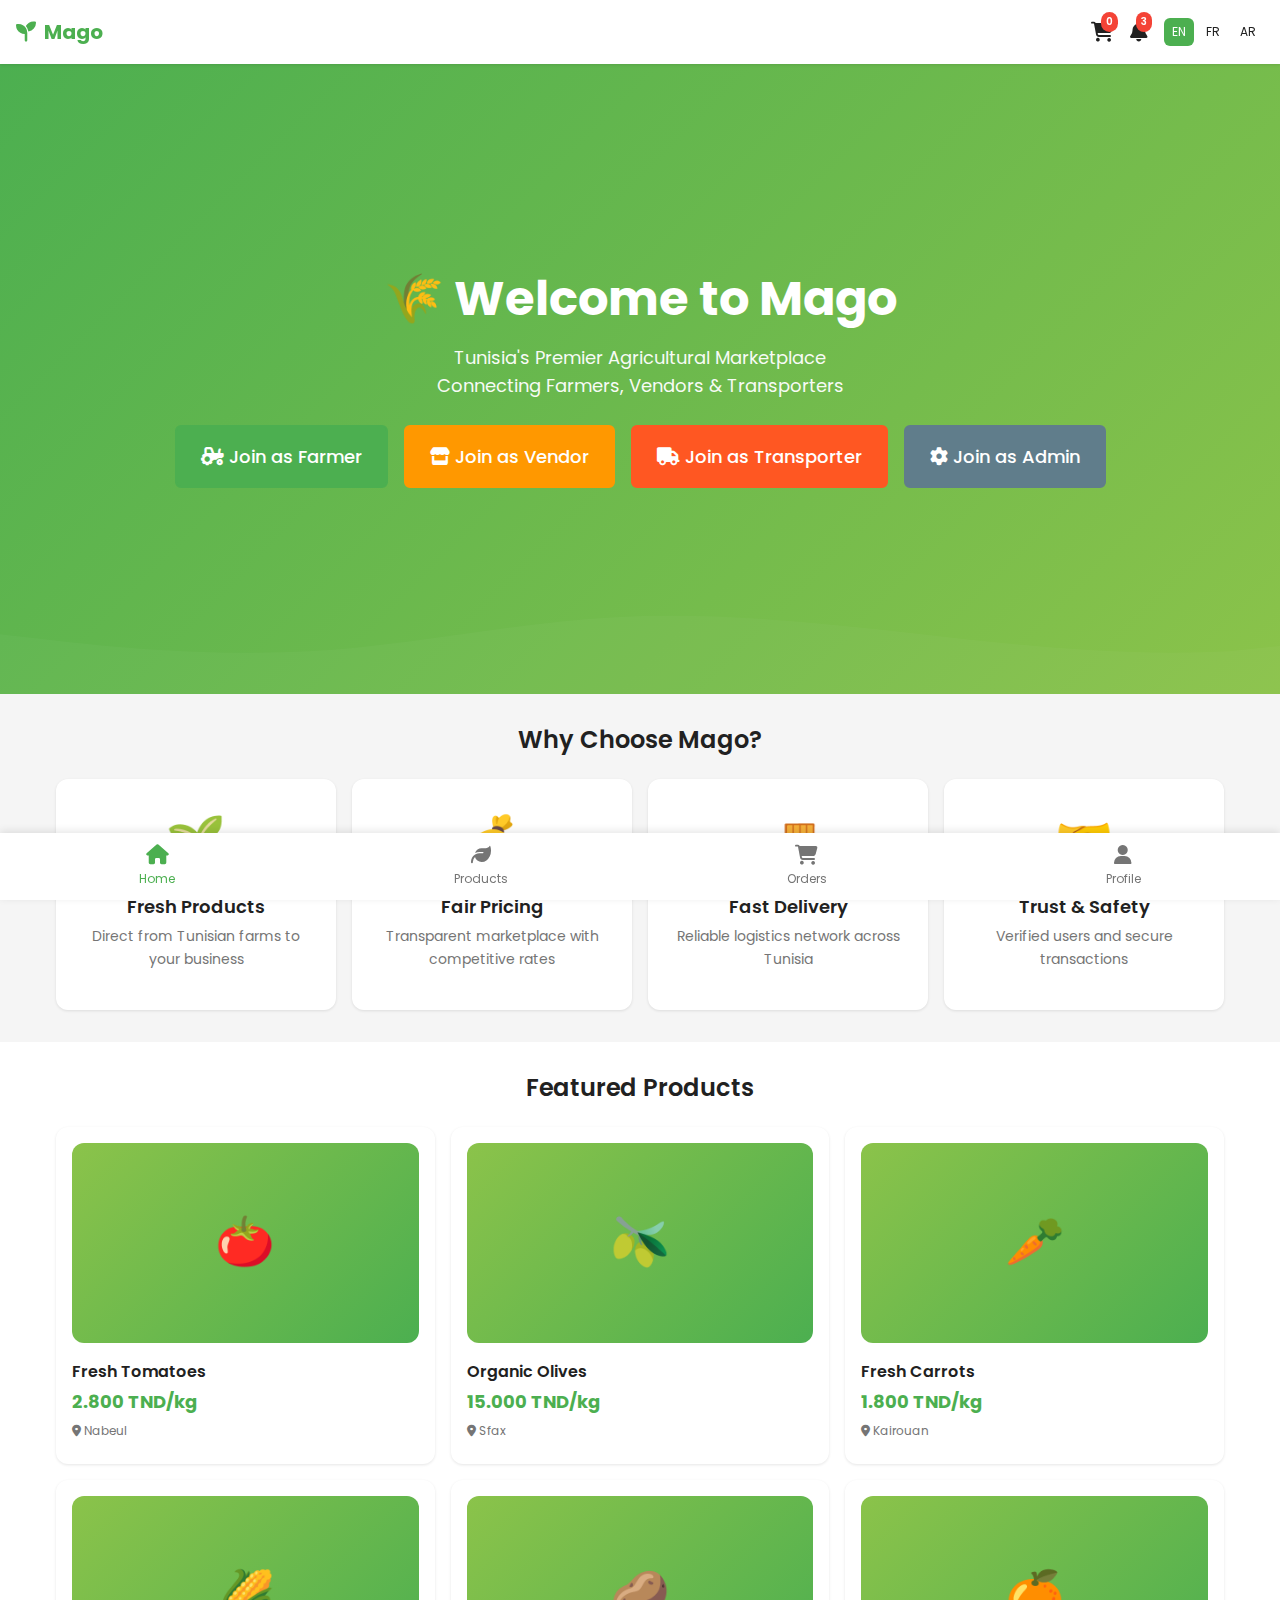
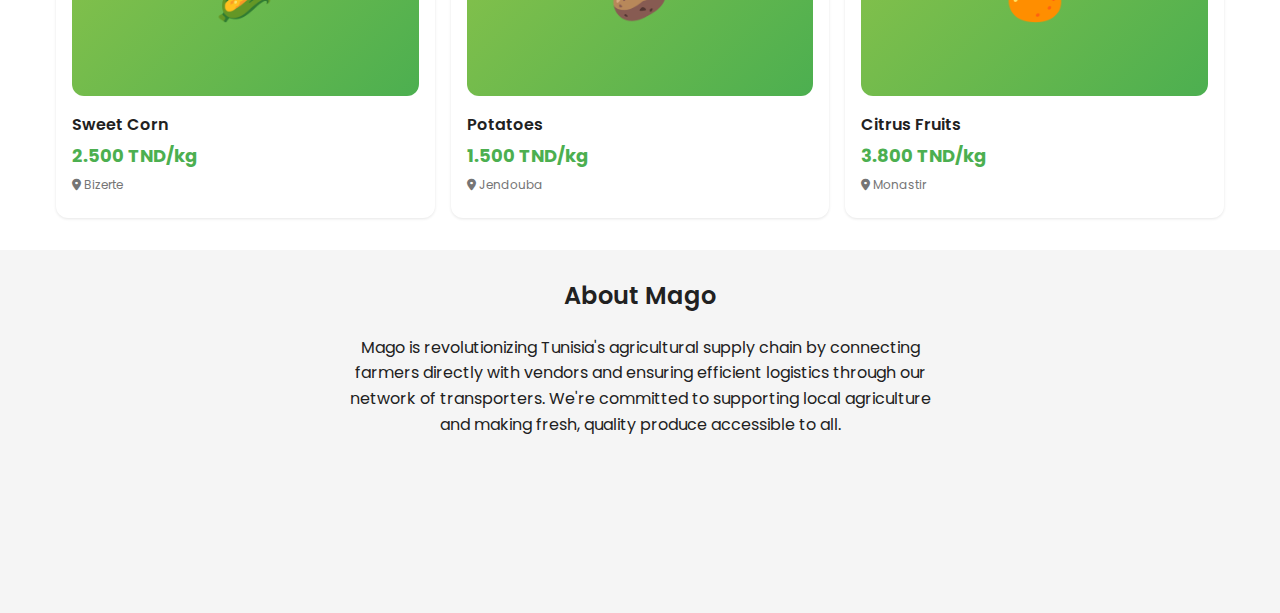
<file: index.html>
<!DOCTYPE html>
<html lang="en">
<head>
    <meta charset="UTF-8">
    <meta name="viewport" content="width=device-width, initial-scale=1.0">
    <title>Mago - Tunisian Agriculture Marketplace</title>
    <link rel="stylesheet" href="https://cdnjs.cloudflare.com/ajax/libs/font-awesome/6.4.0/css/all.min.css">
    <link href="https://fonts.googleapis.com/css2?family=Poppins:wght@300;400;500;600;700&display=swap" rel="stylesheet">
    <link rel="stylesheet" href="css/root.css">
    <link rel="stylesheet" href="css/utilities.css">
    <link rel="stylesheet" href="css/style.css">
    <style>
        /* Landing page specific styles */
        .hero {
            background: linear-gradient(135deg, #4CAF50 0%, #8BC34A 100%);
            color: #fff;
            padding: var(--spacing-xl) var(--spacing-md);
            text-align: center;
            min-height: 70vh;
            display: flex;
            flex-direction: column;
            justify-content: center;
            position: relative;
            overflow: hidden;
        }
        
        .hero::before {
            content: '';
            position: absolute;
            top: 0;
            left: 0;
            right: 0;
            bottom: 0;
            background: url('data:image/svg+xml,<svg xmlns="http://www.w3.org/2000/svg" viewBox="0 0 1200 120"><path d="M0,64L48,69.3C96,75,192,85,288,80C384,75,480,53,576,48C672,43,768,53,864,64C960,75,1056,85,1152,80L1200,75L1200,120L1152,120C1056,120,960,120,864,120C768,120,672,120,576,120C480,120,384,120,288,120C192,120,96,120,48,120L0,120Z" fill="rgba(255,255,255,0.1)"/></svg>') no-repeat bottom;
            opacity: 0.3;
        }
        
        .hero-content {
            position: relative;
            z-index: 1;
        }
        
        .hero h1 {
            font-size: var(--font-size-4xl);
            margin-bottom: var(--spacing-md);
            font-weight: 700;
        }
        
        .hero p {
            font-size: var(--font-size-lg);
            margin-bottom: var(--spacing-lg);
            opacity: 0.95;
        }
        
        .hero-buttons {
            display: flex;
            flex-direction: column;
            gap: var(--spacing-md);
            margin-top: var(--spacing-lg);
        }

        .btn-farmer {
            background: #4CAF50;
            color: white;
            border: 2px solid #4CAF50;
        }

        .btn-farmer:hover {
            background: #45a049;
            border-color: #45a049;
        }

        .btn-vendor {
            background: #FF9800;
            color: white;
            border: 2px solid #FF9800;
        }

        .btn-vendor:hover {
            background: #f57c00;
            border-color: #f57c00;
        }

        .btn-transporter {
            background: #FF5722;
            color: white;
            border: 2px solid #FF5722;
        }

        .btn-transporter:hover {
            background: #D84315;
            border-color: #D84315;
        }

        .btn-admin {
            background: #607D8B;
            color: white;
            border: 2px solid #607D8B;
        }

        .btn-admin:hover {
            background: #455A64;
            border-color: #455A64;
        }
        
        .lang-toggle {
            display: flex;
            gap: var(--spacing-xs);
            font-size: var(--font-size-sm);
        }
        
        .lang-toggle span {
            padding: 4px 8px;
            cursor: pointer;
            border-radius: var(--radius-sm);
            transition: all var(--transition-fast);
        }
        
        .lang-toggle span.active {
            background: var(--color-primary);
            color: #fff;
        }
        
        .features {
            padding: var(--spacing-xl) var(--spacing-md);
        }
        
        .section-title {
            text-align: center;
            font-size: var(--font-size-2xl);
            font-weight: 600;
            margin-bottom: var(--spacing-lg);
            color: var(--color-text);
        }
        
        .features-grid {
            display: grid;
            grid-template-columns: 1fr;
            gap: var(--spacing-md);
            margin-top: var(--spacing-lg);
        }
        
        .feature-card {
            text-align: center;
            padding: var(--spacing-lg);
        }
        
        .feature-icon {
            font-size: 48px;
            color: var(--color-primary);
            margin-bottom: var(--spacing-md);
        }
        
        .feature-card h3 {
            font-size: var(--font-size-lg);
            margin-bottom: var(--spacing-sm);
        }
        
        .feature-card p {
            color: var(--color-muted);
            font-size: var(--font-size-base);
        }
        
        .products-section {
            padding: var(--spacing-xl) var(--spacing-md);
            background: var(--color-surface);
        }
        
        .products-carousel {
            display: grid;
            grid-template-columns: 1fr;
            gap: var(--spacing-md);
            margin-top: var(--spacing-lg);
        }
        
        .product-card {
            position: relative;
            cursor: pointer;
            transition: transform var(--transition-normal);
        }
        
        .product-card:hover {
            transform: translateY(-4px);
        }
        
        .product-image {
            width: 100%;
            height: 200px;
            background: linear-gradient(135deg, #8BC34A 0%, #4CAF50 100%);
            border-radius: var(--radius-md);
            display: flex;
            align-items: center;
            justify-content: center;
            font-size: 48px;
            color: #fff;
            margin-bottom: var(--spacing-sm);
        }
        
        .product-info {
            padding: var(--spacing-sm) 0;
        }
        
        .product-title {
            font-weight: 600;
            margin-bottom: var(--spacing-xs);
        }
        
        .product-price {
            color: var(--color-primary);
            font-weight: 700;
            font-size: var(--font-size-lg);
        }
        
        .product-location {
            font-size: var(--font-size-sm);
            color: var(--color-muted);
            margin-top: var(--spacing-xs);
        }
        
        .about-section {
            padding: var(--spacing-xl) var(--spacing-md);
            padding-bottom: 80px;
        }
        
        .about-content {
            max-width: 600px;
            margin: 0 auto;
        }
        
        .container {
            max-width: 1200px;
            margin: 0 auto;
            padding: 0 var(--spacing-md);
        }
        
        @media (min-width: 768px) {
            .hero h1 { 
                font-size: 48px; 
            }
            .hero p { 
                font-size: var(--font-size-lg); 
            }
            .hero-buttons {
                flex-direction: row;
                justify-content: center;
                gap: var(--spacing-md);
            }
            .features-grid {
                grid-template-columns: repeat(2, 1fr);
            }
            .products-carousel {
                grid-template-columns: repeat(2, 1fr);
            }
        }
        
        @media (min-width: 1024px) {
            .features-grid {
                grid-template-columns: repeat(4, 1fr);
            }
            .products-carousel {
                grid-template-columns: repeat(3, 1fr);
            }
        }
    </style>
</head>
<body>
    <!-- Header -->
    <header class="header">
        <nav class="nav">
            <div class="logo">
                <i class="fas fa-seedling"></i>
                <span>Mago</span>
            </div>
            <div class="flex items-center gap-md">
                <a href="cart.html" class="notification-icon" style="text-decoration: none; color: inherit;">
                    <i class="fas fa-shopping-cart"></i>
                    <span class="notification-badge">0</span>
                </a>
                <a href="notifications.html" class="notification-icon" style="text-decoration: none; color: inherit;">
                    <i class="fas fa-bell"></i>
                    <span class="notification-badge">0</span>
                </a>
                <div class="lang-toggle">
                    <span class="active">EN</span>
                    <span>FR</span>
                    <span>AR</span>
                </div>
            </div>
        </nav>
    </header>

    <!-- Hero Section -->
    <section class="hero">
        <div class="hero-content">
            <h1>🌾 Welcome to Mago</h1>
            <p>Tunisia's Premier Agricultural Marketplace<br>Connecting Farmers, Vendors & Transporters</p>
            <div class="hero-buttons">
                <a href="farmer.html" class="btn btn-farmer btn-lg" onclick="setProfileAndNavigate('farmer', 'farmer.html', event)">
                    <i class="fas fa-tractor"></i> Join as Farmer
                </a>
                <a href="vendor.html" class="btn btn-vendor btn-lg" onclick="setProfileAndNavigate('vendor', 'vendor.html', event)">
                    <i class="fas fa-store"></i> Join as Vendor
                </a>
                <a href="transporter.html" class="btn btn-transporter btn-lg" onclick="setProfileAndNavigate('transporter', 'transporter.html', event)">
                    <i class="fas fa-truck"></i> Join as Transporter
                </a>
                <a href="admin.html" class="btn btn-admin btn-lg" onclick="setProfileAndNavigate('admin', 'admin.html', event)">
                    <i class="fas fa-cog"></i> Join as Admin
                </a>
            </div>
        </div>
    </section>

    <!-- Features Section -->
    <section class="features">
        <div class="container">
            <h2 class="section-title">Why Choose Mago?</h2>
            <div class="features-grid">
                <div class="card feature-card">
                    <div class="feature-icon">🌱</div>
                    <h3>Fresh Products</h3>
                    <p>Direct from Tunisian farms to your business</p>
                </div>
                <div class="card feature-card">
                    <div class="feature-icon">💰</div>
                    <h3>Fair Pricing</h3>
                    <p>Transparent marketplace with competitive rates</p>
                </div>
                <div class="card feature-card">
                    <div class="feature-icon">🚚</div>
                    <h3>Fast Delivery</h3>
                    <p>Reliable logistics network across Tunisia</p>
                </div>
                <div class="card feature-card">
                    <div class="feature-icon">🤝</div>
                    <h3>Trust & Safety</h3>
                    <p>Verified users and secure transactions</p>
                </div>
            </div>
        </div>
    </section>

    <!-- Featured Products -->
    <section class="products-section">
        <div class="container">
            <h2 class="section-title">Featured Products</h2>
            <div class="products-carousel">
                <div class="card product-card" onclick="alert('Product details would open here')">
                    <div class="product-image">🍅</div>
                    <div class="product-info">
                        <div class="product-title">Fresh Tomatoes</div>
                        <div class="product-price">2.800 TND/kg</div>
                        <div class="product-location"><i class="fas fa-map-marker-alt"></i> Nabeul</div>
                    </div>
                </div>
                <div class="card product-card" onclick="alert('Product details would open here')">
                    <div class="product-image">🫒</div>
                    <div class="product-info">
                        <div class="product-title">Organic Olives</div>
                        <div class="product-price">15.000 TND/kg</div>
                        <div class="product-location"><i class="fas fa-map-marker-alt"></i> Sfax</div>
                    </div>
                </div>
                <div class="card product-card" onclick="alert('Product details would open here')">
                    <div class="product-image">🥕</div>
                    <div class="product-info">
                        <div class="product-title">Fresh Carrots</div>
                        <div class="product-price">1.800 TND/kg</div>
                        <div class="product-location"><i class="fas fa-map-marker-alt"></i> Kairouan</div>
                    </div>
                </div>
                <div class="card product-card" onclick="alert('Product details would open here')">
                    <div class="product-image">🌽</div>
                    <div class="product-info">
                        <div class="product-title">Sweet Corn</div>
                        <div class="product-price">2.500 TND/kg</div>
                        <div class="product-location"><i class="fas fa-map-marker-alt"></i> Bizerte</div>
                    </div>
                </div>
                <div class="card product-card" onclick="alert('Product details would open here')">
                    <div class="product-image">🥔</div>
                    <div class="product-info">
                        <div class="product-title">Potatoes</div>
                        <div class="product-price">1.500 TND/kg</div>
                        <div class="product-location"><i class="fas fa-map-marker-alt"></i> Jendouba</div>
                    </div>
                </div>
                <div class="card product-card" onclick="alert('Product details would open here')">
                    <div class="product-image">🍊</div>
                    <div class="product-info">
                        <div class="product-title">Citrus Fruits</div>
                        <div class="product-price">3.800 TND/kg</div>
                        <div class="product-location"><i class="fas fa-map-marker-alt"></i> Monastir</div>
                    </div>
                </div>
            </div>
        </div>
    </section>

    <!-- About Section -->
    <section class="about-section">
        <div class="container">
            <h2 class="section-title">About Mago</h2>
            <div class="about-content">
                <p class="text-center">Mago is revolutionizing Tunisia's agricultural supply chain by connecting farmers directly with vendors and ensuring efficient logistics through our network of transporters. We're committed to supporting local agriculture and making fresh, quality produce accessible to all.</p>
            </div>
        </div>
    </section>

    <!-- Footer Navigation -->
    <nav class="footer-nav">
        <a href="#" class="nav-item active">
            <i class="fas fa-home"></i>
            <span>Home</span>
        </a>
        <a href="vendor.html" class="nav-item">
            <i class="fas fa-leaf"></i>
            <span>Products</span>
        </a>
        <a href="orders.html" class="nav-item">
            <i class="fas fa-shopping-cart"></i>
            <span>Orders</span>
        </a>
        <a href="profile.html" class="nav-item">
            <i class="fas fa-user"></i>
            <span>Profile</span>
        </a>
    </nav>

    <script>
        // Language toggle
        document.querySelectorAll('.lang-toggle span').forEach(lang => {
            lang.addEventListener('click', function() {
                document.querySelectorAll('.lang-toggle span').forEach(l => l.classList.remove('active'));
                this.classList.add('active');
            });
        });

        // Footer nav active state
        document.querySelectorAll('.nav-item').forEach(item => {
            item.addEventListener('click', function(e) {
                if(!this.classList.contains('active')) {
                    document.querySelectorAll('.nav-item').forEach(i => i.classList.remove('active'));
                    this.classList.add('active');
                }
            });
        });

        // Update cart badge
        function updateCartBadge() {
            const cart = JSON.parse(localStorage.getItem('cart') || '{}');
            const totalItems = Object.values(cart).reduce((sum, item) => sum + item.quantity, 0);
            const badge = document.querySelector('.notification-badge');
            if (badge) {
                badge.textContent = totalItems;
            }
        }

        // Update notification badge based on profile
        function updateNotificationBadge() {
            const selectedProfile = localStorage.getItem('selectedProfile') || 'farmer';
            const notificationBadge = document.querySelectorAll('.notification-badge')[1]; // Bell icon badge
            if (notificationBadge) {
                const notificationCounts = {
                    farmer: 3,
                    vendor: 5,
                    transporter: 7,
                    admin: 12
                };
                notificationBadge.textContent = notificationCounts[selectedProfile] || 0;
            }
        }

        // Set profile when clicking Join buttons
        function setProfileAndNavigate(profile, url, event) {
            event.preventDefault();
            // Set the profile in localStorage
            localStorage.setItem('selectedProfile', profile);
            // Navigate to the page
            window.location.href = url;
        }

        // Initialize cart badge and notifications on page load
        document.addEventListener('DOMContentLoaded', function() {
            updateCartBadge();
            updateNotificationBadge();
        });

        // Update notifications when profile changes
        window.addEventListener('storage', function(e) {
            if (e.key === 'selectedProfile') {
                updateNotificationBadge();
            }
        });
    </script>
</body>
</html>
</file>
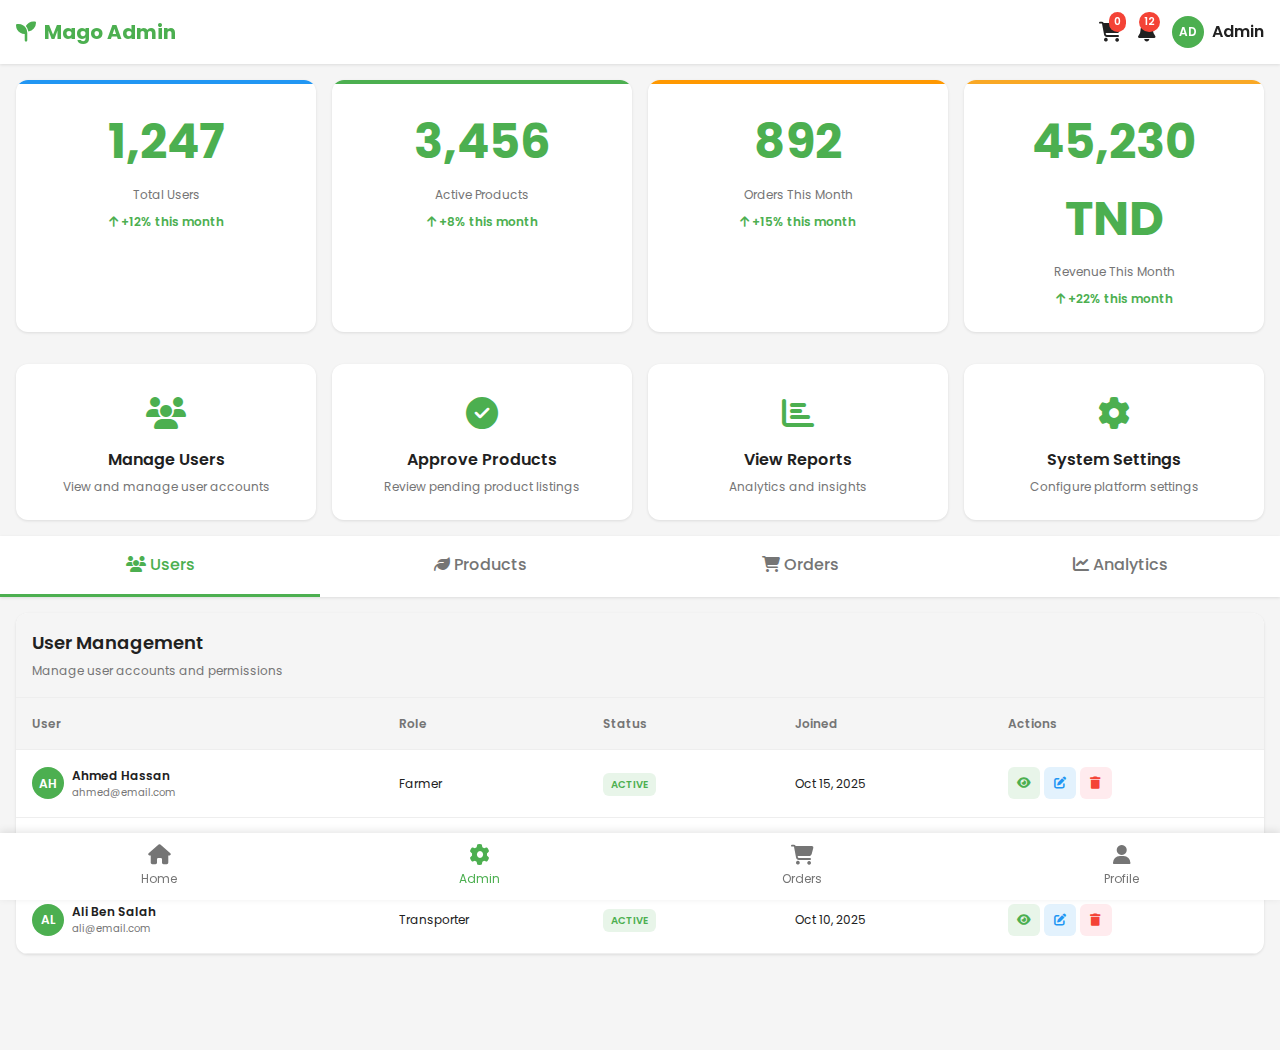
<file: admin.html>
<!DOCTYPE html>
<html lang="en">
<head>
    <meta charset="UTF-8">
    <meta name="viewport" content="width=device-width, initial-scale=1.0">
    <title>Admin Dashboard - Mago</title>
    <link rel="stylesheet" href="https://cdnjs.cloudflare.com/ajax/libs/font-awesome/6.4.0/css/all.min.css">
    <link href="https://fonts.googleapis.com/css2?family=Poppins:wght@300;400;500;600;700&display=swap" rel="stylesheet">
    <link rel="stylesheet" href="css/root.css">
    <link rel="stylesheet" href="css/utilities.css">
    <link rel="stylesheet" href="css/style.css">
    <style>
        /* Admin-specific styles */
        .admin-stats {
            display: grid;
            grid-template-columns: repeat(2, 1fr);
            gap: var(--spacing-md);
            padding: var(--spacing-md);
        }
        
        .admin-stat-card {
            background: var(--color-surface);
            border-radius: var(--radius-md);
            padding: var(--spacing-lg);
            text-align: center;
            box-shadow: var(--shadow-sm);
            position: relative;
            overflow: hidden;
        }
        
        .admin-stat-card::before {
            content: '';
            position: absolute;
            top: 0;
            left: 0;
            right: 0;
            height: 4px;
            background: var(--color-primary);
        }
        
        .admin-stat-card.users::before {
            background: var(--color-info);
        }
        
        .admin-stat-card.products::before {
            background: var(--color-success);
        }
        
        .admin-stat-card.orders::before {
            background: var(--color-warning);
        }
        
        .admin-stat-card.revenue::before {
            background: var(--color-accent);
        }
        
        .admin-stat-value {
            font-size: var(--font-size-4xl);
            font-weight: 700;
            color: var(--color-primary);
            margin-bottom: var(--spacing-xs);
        }
        
        .admin-stat-label {
            font-size: var(--font-size-sm);
            color: var(--color-muted);
            margin-bottom: var(--spacing-sm);
        }
        
        .admin-stat-change {
            font-size: var(--font-size-sm);
            font-weight: 600;
        }
        
        .admin-stat-change.positive {
            color: var(--color-success);
        }
        
        .admin-stat-change.negative {
            color: var(--color-danger);
        }
        
        .admin-tabs {
            display: flex;
            background: var(--color-surface);
            box-shadow: var(--shadow-sm);
            overflow-x: auto;
        }
        
        .admin-tab {
            flex: 1;
            padding: var(--spacing-md);
            text-align: center;
            cursor: pointer;
            border-bottom: 3px solid transparent;
            font-weight: 500;
            color: var(--color-muted);
            transition: all var(--transition-normal);
            white-space: nowrap;
        }
        
        .admin-tab.active {
            color: var(--color-primary);
            border-bottom-color: var(--color-primary);
        }
        
        .admin-tab:hover {
            color: var(--color-primary);
        }
        
        .admin-content {
            padding: var(--spacing-md);
        }
        
        .data-table {
            background: var(--color-surface);
            border-radius: var(--radius-md);
            overflow: hidden;
            box-shadow: var(--shadow-sm);
        }
        
        .table-header {
            background: var(--color-bg);
            padding: var(--spacing-md);
            border-bottom: 1px solid #eee;
        }
        
        .table-title {
            font-size: var(--font-size-lg);
            font-weight: 600;
            margin-bottom: var(--spacing-xs);
        }
        
        .table-subtitle {
            font-size: var(--font-size-sm);
            color: var(--color-muted);
        }
        
        .table-content {
            overflow-x: auto;
        }
        
        .table {
            width: 100%;
            border-collapse: collapse;
        }
        
        .table th,
        .table td {
            padding: var(--spacing-md);
            text-align: left;
            border-bottom: 1px solid #eee;
        }
        
        .table th {
            background: var(--color-bg);
            font-weight: 600;
            font-size: var(--font-size-sm);
            color: var(--color-muted);
        }
        
        .table td {
            font-size: var(--font-size-sm);
        }
        
        .user-avatar {
            width: 32px;
            height: 32px;
            border-radius: 50%;
            background: var(--color-primary);
            color: #fff;
            display: flex;
            align-items: center;
            justify-content: center;
            font-weight: 600;
            font-size: var(--font-size-sm);
        }
        
        .status-badge {
            padding: 4px 8px;
            border-radius: var(--radius-sm);
            font-size: var(--font-size-xs);
            font-weight: 600;
            text-transform: uppercase;
        }
        
        .status-active {
            background: #E8F5E9;
            color: var(--color-success);
        }
        
        .status-pending {
            background: #FFF3E0;
            color: var(--color-warning);
        }
        
        .status-suspended {
            background: #FFEBEE;
            color: var(--color-danger);
        }
        
        .action-buttons {
            display: flex;
            gap: var(--spacing-xs);
        }
        
        .btn-icon {
            width: 32px;
            height: 32px;
            border-radius: var(--radius-sm);
            display: flex;
            align-items: center;
            justify-content: center;
            cursor: pointer;
            transition: all var(--transition-fast);
        }
        
        .btn-icon.edit {
            background: #E3F2FD;
            color: var(--color-info);
        }
        
        .btn-icon.delete {
            background: #FFEBEE;
            color: var(--color-danger);
        }
        
        .btn-icon.view {
            background: #E8F5E9;
            color: var(--color-success);
        }
        
        .btn-icon:hover {
            transform: scale(1.1);
        }
        
        .chart-placeholder {
            height: 200px;
            background: linear-gradient(135deg, #E8F5E9 0%, #C8E6C9 100%);
            border-radius: var(--radius-md);
            display: flex;
            flex-direction: column;
            align-items: center;
            justify-content: center;
            color: var(--color-primary);
            margin: var(--spacing-md) 0;
        }
        
        .chart-placeholder i {
            font-size: 48px;
            margin-bottom: var(--spacing-sm);
        }
        
        .quick-actions {
            display: grid;
            grid-template-columns: repeat(2, 1fr);
            gap: var(--spacing-md);
            margin: var(--spacing-md);
        }
        
        .quick-action-card {
            background: var(--color-surface);
            border-radius: var(--radius-md);
            padding: var(--spacing-lg);
            text-align: center;
            box-shadow: var(--shadow-sm);
            cursor: pointer;
            transition: all var(--transition-normal);
        }
        
        .quick-action-card:hover {
            transform: translateY(-2px);
            box-shadow: var(--shadow-md);
        }
        
        .quick-action-icon {
            font-size: 32px;
            color: var(--color-primary);
            margin-bottom: var(--spacing-sm);
        }
        
        .quick-action-title {
            font-weight: 600;
            margin-bottom: var(--spacing-xs);
        }
        
        .quick-action-desc {
            font-size: var(--font-size-sm);
            color: var(--color-muted);
        }
        
        .admin-tab-content {
            display: none;
        }

        .admin-tab-content.active {
            display: block;
        }

        @media (min-width: 768px) {
            .admin-stats {
                grid-template-columns: repeat(4, 1fr);
            }
            .quick-actions {
                grid-template-columns: repeat(4, 1fr);
            }
        }
    </style>
</head>
<body>
    <!-- Header -->
    <header class="header">
        <nav class="nav">
            <div class="logo">
                <i class="fas fa-seedling"></i> Mago Admin
            </div>
            <div class="flex items-center gap-md">
                <a href="cart.html" class="notification-icon" style="text-decoration: none; color: inherit;">
                    <i class="fas fa-shopping-cart"></i>
                    <span class="notification-badge">0</span>
                </a>
                <a href="notifications.html" class="notification-icon" style="text-decoration: none; color: inherit;">
                    <i class="fas fa-bell"></i>
                    <span class="notification-badge">12</span>
                </a>
                <div class="flex items-center gap-sm">
                    <div class="user-avatar">AD</div>
                    <span style="font-weight: 600;">Admin</span>
                </div>
            </div>
        </nav>
    </header>

    <!-- Admin Stats -->
    <div class="admin-stats">
        <div class="admin-stat-card users">
            <div class="admin-stat-value">1,247</div>
            <div class="admin-stat-label">Total Users</div>
            <div class="admin-stat-change positive">
                <i class="fas fa-arrow-up"></i> +12% this month
            </div>
        </div>
        <div class="admin-stat-card products">
            <div class="admin-stat-value">3,456</div>
            <div class="admin-stat-label">Active Products</div>
            <div class="admin-stat-change positive">
                <i class="fas fa-arrow-up"></i> +8% this month
            </div>
        </div>
        <div class="admin-stat-card orders">
            <div class="admin-stat-value">892</div>
            <div class="admin-stat-label">Orders This Month</div>
            <div class="admin-stat-change positive">
                <i class="fas fa-arrow-up"></i> +15% this month
            </div>
        </div>
        <div class="admin-stat-card revenue">
            <div class="admin-stat-value">45,230 TND</div>
            <div class="admin-stat-label">Revenue This Month</div>
            <div class="admin-stat-change positive">
                <i class="fas fa-arrow-up"></i> +22% this month
            </div>
        </div>
    </div>

    <!-- Quick Actions -->
    <div class="quick-actions">
        <div class="quick-action-card" onclick="alert('User management would open')">
            <div class="quick-action-icon">
                <i class="fas fa-users"></i>
            </div>
            <div class="quick-action-title">Manage Users</div>
            <div class="quick-action-desc">View and manage user accounts</div>
        </div>
        <div class="quick-action-card" onclick="alert('Product approval would open')">
            <div class="quick-action-icon">
                <i class="fas fa-check-circle"></i>
            </div>
            <div class="quick-action-title">Approve Products</div>
            <div class="quick-action-desc">Review pending product listings</div>
        </div>
        <div class="quick-action-card" onclick="alert('Reports would open')">
            <div class="quick-action-icon">
                <i class="fas fa-chart-bar"></i>
            </div>
            <div class="quick-action-title">View Reports</div>
            <div class="quick-action-desc">Analytics and insights</div>
        </div>
        <div class="quick-action-card" onclick="alert('Settings would open')">
            <div class="quick-action-icon">
                <i class="fas fa-cog"></i>
            </div>
            <div class="quick-action-title">System Settings</div>
            <div class="quick-action-desc">Configure platform settings</div>
        </div>
    </div>

    <!-- Admin Tabs -->
    <div class="admin-tabs">
        <div class="admin-tab active" onclick="switchAdminTab(0)">
            <i class="fas fa-users"></i> Users
        </div>
        <div class="admin-tab" onclick="switchAdminTab(1)">
            <i class="fas fa-leaf"></i> Products
        </div>
        <div class="admin-tab" onclick="switchAdminTab(2)">
            <i class="fas fa-shopping-cart"></i> Orders
        </div>
        <div class="admin-tab" onclick="switchAdminTab(3)">
            <i class="fas fa-chart-line"></i> Analytics
        </div>
    </div>

    <!-- Tab Content: Users -->
    <div class="admin-content">
        <div class="admin-tab-content active" id="admin-users">
            <div class="data-table">
                <div class="table-header">
                    <div class="table-title">User Management</div>
                    <div class="table-subtitle">Manage user accounts and permissions</div>
                </div>
                <div class="table-content">
                    <table class="table">
                        <thead>
                            <tr>
                                <th>User</th>
                                <th>Role</th>
                                <th>Status</th>
                                <th>Joined</th>
                                <th>Actions</th>
                            </tr>
                        </thead>
                        <tbody>
                            <tr>
                                <td>
                                    <div class="flex items-center gap-sm">
                                        <div class="user-avatar">AH</div>
                                        <div>
                                            <div style="font-weight: 600;">Ahmed Hassan</div>
                                            <div style="font-size: var(--font-size-xs); color: var(--color-muted);">ahmed@email.com</div>
                                        </div>
                                    </div>
                                </td>
                                <td>Farmer</td>
                                <td><span class="status-badge status-active">Active</span></td>
                                <td>Oct 15, 2025</td>
                                <td>
                                    <div class="action-buttons">
                                        <div class="btn-icon view" onclick="viewUser('ahmed')">
                                            <i class="fas fa-eye"></i>
                                        </div>
                                        <div class="btn-icon edit" onclick="editUser('ahmed')">
                                            <i class="fas fa-edit"></i>
                                        </div>
                                        <div class="btn-icon delete" onclick="deleteUser('ahmed')">
                                            <i class="fas fa-trash"></i>
                                        </div>
                                    </div>
                                </td>
                            </tr>
                            <tr>
                                <td>
                                    <div class="flex items-center gap-sm">
                                        <div class="user-avatar">FM</div>
                                        <div>
                                            <div style="font-weight: 600;">Fatma Mohamed</div>
                                            <div style="font-size: var(--font-size-xs); color: var(--color-muted);">fatma@email.com</div>
                                        </div>
                                    </div>
                                </td>
                                <td>Vendor</td>
                                <td><span class="status-badge status-pending">Pending</span></td>
                                <td>Oct 20, 2025</td>
                                <td>
                                    <div class="action-buttons">
                                        <div class="btn-icon view" onclick="viewUser('fatma')">
                                            <i class="fas fa-eye"></i>
                                        </div>
                                        <div class="btn-icon edit" onclick="editUser('fatma')">
                                            <i class="fas fa-edit"></i>
                                        </div>
                                        <div class="btn-icon delete" onclick="deleteUser('fatma')">
                                            <i class="fas fa-trash"></i>
                                        </div>
                                    </div>
                                </td>
                            </tr>
                            <tr>
                                <td>
                                    <div class="flex items-center gap-sm">
                                        <div class="user-avatar">AL</div>
                                        <div>
                                            <div style="font-weight: 600;">Ali Ben Salah</div>
                                            <div style="font-size: var(--font-size-xs); color: var(--color-muted);">ali@email.com</div>
                                        </div>
                                    </div>
                                </td>
                                <td>Transporter</td>
                                <td><span class="status-badge status-active">Active</span></td>
                                <td>Oct 10, 2025</td>
                                <td>
                                    <div class="action-buttons">
                                        <div class="btn-icon view" onclick="viewUser('ali')">
                                            <i class="fas fa-eye"></i>
                                        </div>
                                        <div class="btn-icon edit" onclick="editUser('ali')">
                                            <i class="fas fa-edit"></i>
                                        </div>
                                        <div class="btn-icon delete" onclick="deleteUser('ali')">
                                            <i class="fas fa-trash"></i>
                                        </div>
                                    </div>
                                </td>
                            </tr>
                        </tbody>
                    </table>
                </div>
            </div>
        </div>

        <!-- Tab Content: Products -->
        <div class="admin-tab-content" id="admin-products">
            <div class="data-table">
                <div class="table-header">
                    <div class="table-title">Product Management</div>
                    <div class="table-subtitle">Review and approve product listings</div>
                </div>
                <div class="table-content">
                    <table class="table">
                        <thead>
                            <tr>
                                <th>Product</th>
                                <th>Farmer</th>
                                <th>Status</th>
                                <th>Price</th>
                                <th>Actions</th>
                            </tr>
                        </thead>
                        <tbody>
                            <tr>
                                <td>
                                    <div class="flex items-center gap-sm">
                                        <div style="width: 40px; height: 40px; background: linear-gradient(135deg, #8BC34A 0%, #4CAF50 100%); border-radius: var(--radius-sm); display: flex; align-items: center; justify-content: center; font-size: 20px;">🍅</div>
                                        <div>
                                            <div style="font-weight: 600;">Fresh Tomatoes</div>
                                            <div style="font-size: var(--font-size-xs); color: var(--color-muted);">Vegetables</div>
                                        </div>
                                    </div>
                                </td>
                                <td>Ahmed Hassan</td>
                                <td><span class="status-badge status-active">Approved</span></td>
                                <td>2.800 TND/kg</td>
                                <td>
                                    <div class="action-buttons">
                                        <div class="btn-icon view" onclick="viewProduct('tomatoes')">
                                            <i class="fas fa-eye"></i>
                                        </div>
                                        <div class="btn-icon edit" onclick="editProduct('tomatoes')">
                                            <i class="fas fa-edit"></i>
                                        </div>
                                    </div>
                                </td>
                            </tr>
                            <tr>
                                <td>
                                    <div class="flex items-center gap-sm">
                                        <div style="width: 40px; height: 40px; background: linear-gradient(135deg, #8BC34A 0%, #4CAF50 100%); border-radius: var(--radius-sm); display: flex; align-items: center; justify-content: center; font-size: 20px;">🫒</div>
                                        <div>
                                            <div style="font-weight: 600;">Organic Olives</div>
                                            <div style="font-size: var(--font-size-xs); color: var(--color-muted);">Fruits</div>
                                        </div>
                                    </div>
                                </td>
                                <td>Fatma Mohamed</td>
                                <td><span class="status-badge status-pending">Pending</span></td>
                                <td>15.000 TND/kg</td>
                                <td>
                                    <div class="action-buttons">
                                        <div class="btn-icon view" onclick="viewProduct('olives')">
                                            <i class="fas fa-eye"></i>
                                        </div>
                                        <div class="btn-icon edit" onclick="approveProduct('olives')">
                                            <i class="fas fa-check"></i>
                                        </div>
                                    </div>
                                </td>
                            </tr>
                        </tbody>
                    </table>
                </div>
            </div>
        </div>

        <!-- Tab Content: Orders -->
        <div class="admin-tab-content" id="admin-orders">
            <div class="data-table">
                <div class="table-header">
                    <div class="table-title">Order Management</div>
                    <div class="table-subtitle">Monitor and manage all orders</div>
                </div>
                <div class="table-content">
                    <table class="table">
                        <thead>
                            <tr>
                                <th>Order ID</th>
                                <th>Customer</th>
                                <th>Amount</th>
                                <th>Status</th>
                                <th>Date</th>
                                <th>Actions</th>
                            </tr>
                        </thead>
                        <tbody>
                            <tr>
                                <td>#ORD-2025-1234</td>
                                <td>Ali's Market</td>
                                <td>194 TND</td>
                                <td><span class="status-badge status-active">In Transit</span></td>
                                <td>Oct 20, 2025</td>
                                <td>
                                    <div class="action-buttons">
                                        <div class="btn-icon view" onclick="viewOrder('ORD-2025-1234')">
                                            <i class="fas fa-eye"></i>
                                        </div>
                                        <div class="btn-icon edit" onclick="updateOrder('ORD-2025-1234')">
                                            <i class="fas fa-edit"></i>
                                        </div>
                                    </div>
                                </td>
                            </tr>
                            <tr>
                                <td>#ORD-2025-1189</td>
                                <td>Central Market</td>
                                <td>300 TND</td>
                                <td><span class="status-badge status-pending">Processing</span></td>
                                <td>Oct 22, 2025</td>
                                <td>
                                    <div class="action-buttons">
                                        <div class="btn-icon view" onclick="viewOrder('ORD-2025-1189')">
                                            <i class="fas fa-eye"></i>
                                        </div>
                                        <div class="btn-icon edit" onclick="updateOrder('ORD-2025-1189')">
                                            <i class="fas fa-edit"></i>
                                        </div>
                                    </div>
                                </td>
                            </tr>
                        </tbody>
                    </table>
                </div>
            </div>
        </div>

        <!-- Tab Content: Analytics -->
        <div class="admin-tab-content" id="admin-analytics">
            <div class="chart-placeholder">
                <i class="fas fa-chart-line"></i>
                <div style="font-weight: 600;">Revenue Analytics</div>
                <div style="font-size: var(--font-size-sm); color: var(--color-muted);">Chart integration available</div>
            </div>
            <div class="chart-placeholder">
                <i class="fas fa-chart-pie"></i>
                <div style="font-weight: 600;">User Distribution</div>
                <div style="font-size: var(--font-size-sm); color: var(--color-muted);">Pie chart integration available</div>
            </div>
        </div>
    </div>

    <!-- Footer Navigation -->
    <nav class="footer-nav">
        <a href="index.html" class="nav-item">
            <i class="fas fa-home"></i>
            <span>Home</span>
        </a>
        <a href="#" class="nav-item active">
            <i class="fas fa-cog"></i>
            <span>Admin</span>
        </a>
        <a href="orders.html" class="nav-item">
            <i class="fas fa-shopping-cart"></i>
            <span>Orders</span>
        </a>
        <a href="profile.html" class="nav-item">
            <i class="fas fa-user"></i>
            <span>Profile</span>
        </a>
    </nav>

    <script>
        function switchAdminTab(index) {
            // Remove active class from all tabs and content
            document.querySelectorAll('.admin-tab').forEach(tab => tab.classList.remove('active'));
            document.querySelectorAll('.admin-tab-content').forEach(content => content.classList.remove('active'));
            
            // Add active class to selected tab and content
            document.querySelectorAll('.admin-tab')[index].classList.add('active');
            document.querySelectorAll('.admin-tab-content')[index].classList.add('active');
        }

        function viewUser(userId) {
            alert(`Viewing user details for ${userId}`);
        }

        function editUser(userId) {
            alert(`Editing user ${userId}`);
        }

        function deleteUser(userId) {
            if (confirm(`Delete user ${userId}? This action cannot be undone.`)) {
                alert(`User ${userId} deleted successfully!`);
            }
        }

        function viewProduct(productId) {
            alert(`Viewing product details for ${productId}`);
        }

        function editProduct(productId) {
            alert(`Editing product ${productId}`);
        }

        function approveProduct(productId) {
            if (confirm(`Approve product ${productId}?`)) {
                alert(`Product ${productId} approved successfully!`);
            }
        }

        function viewOrder(orderId) {
            alert(`Viewing order details for ${orderId}`);
        }

        function updateOrder(orderId) {
            alert(`Updating order ${orderId}`);
        }

        // Update cart badge
        function updateCartBadge() {
            const cart = JSON.parse(localStorage.getItem('cart') || '{}');
            const totalItems = Object.values(cart).reduce((sum, item) => sum + item.quantity, 0);
            const badge = document.querySelector('.notification-badge');
            if (badge) {
                badge.textContent = totalItems;
            }
        }

        // Update notification badge based on profile
        function updateNotificationBadge() {
            const selectedProfile = localStorage.getItem('selectedProfile') || 'admin';
            const notificationBadge = document.querySelectorAll('.notification-badge')[1]; // Bell icon badge
            if (notificationBadge) {
                const notificationCounts = {
                    farmer: 3,
                    vendor: 5,
                    transporter: 7,
                    admin: 12
                };
                notificationBadge.textContent = notificationCounts[selectedProfile] || 0;
            }
        }

        // Initialize cart badge on page load
        document.addEventListener('DOMContentLoaded', function() {
            updateCartBadge();
            updateNotificationBadge();
        });
    </script>
</body>
</html>
</file>
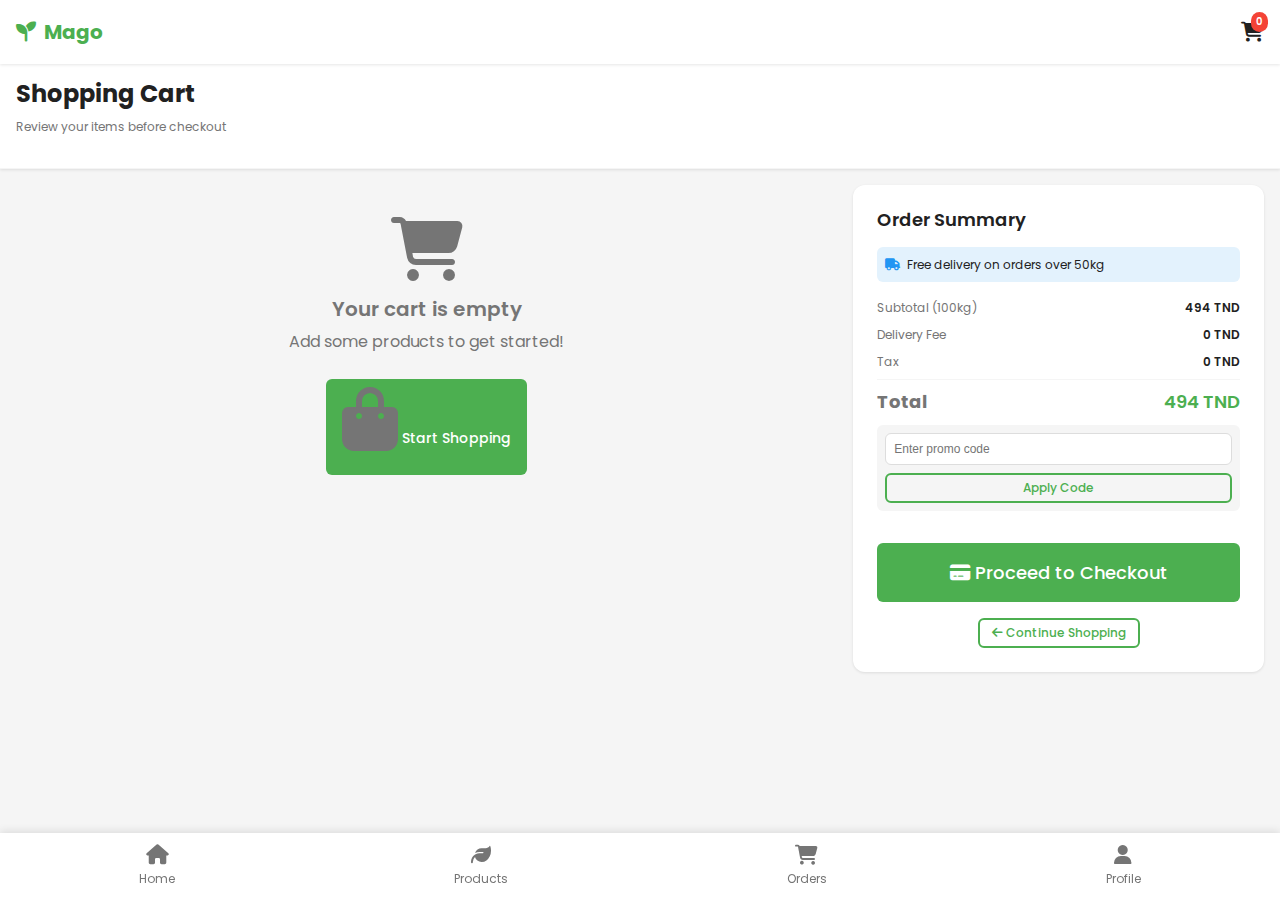
<file: cart.html>
<!DOCTYPE html>
<html lang="en">
<head>
    <meta charset="UTF-8">
    <meta name="viewport" content="width=device-width, initial-scale=1.0">
    <title>Shopping Cart - Mago</title>
    <link rel="stylesheet" href="https://cdnjs.cloudflare.com/ajax/libs/font-awesome/6.4.0/css/all.min.css">
    <link href="https://fonts.googleapis.com/css2?family=Poppins:wght@300;400;500;600;700&display=swap" rel="stylesheet">
    <link rel="stylesheet" href="css/root.css">
    <link rel="stylesheet" href="css/utilities.css">
    <link rel="stylesheet" href="css/style.css">
    <style>
        /* Cart-specific styles */
        .cart-header {
            background: var(--color-surface);
            padding: var(--spacing-md);
            box-shadow: var(--shadow-sm);
            border-bottom: 1px solid var(--color-bg);
        }
        
        .cart-title {
            font-size: var(--font-size-2xl);
            font-weight: 700;
            margin-bottom: var(--spacing-sm);
        }
        
        .cart-subtitle {
            color: var(--color-muted);
            font-size: var(--font-size-sm);
        }
        
        .cart-content {
            padding: var(--spacing-md);
        }
        
        .cart-item {
            background: var(--color-surface);
            border-radius: var(--radius-md);
            padding: var(--spacing-md);
            margin-bottom: var(--spacing-md);
            box-shadow: var(--shadow-sm);
            transition: all var(--transition-normal);
        }
        
        .cart-item:hover {
            transform: translateY(-2px);
            box-shadow: var(--shadow-md);
        }
        
        .cart-item-header {
            display: flex;
            align-items: center;
            gap: var(--spacing-md);
            margin-bottom: var(--spacing-md);
        }
        
        .item-image {
            width: 80px;
            height: 80px;
            background: linear-gradient(135deg, #8BC34A 0%, #4CAF50 100%);
            border-radius: var(--radius-md);
            display: flex;
            align-items: center;
            justify-content: center;
            font-size: 36px;
            flex-shrink: 0;
        }
        
        .item-details {
            flex: 1;
        }
        
        .item-name {
            font-weight: 600;
            font-size: var(--font-size-md);
            margin-bottom: var(--spacing-xs);
        }
        
        .item-farmer {
            font-size: var(--font-size-sm);
            color: var(--color-muted);
            margin-bottom: var(--spacing-xs);
        }
        
        .item-location {
            font-size: var(--font-size-xs);
            color: var(--color-muted);
            display: flex;
            align-items: center;
            gap: var(--spacing-xs);
        }
        
        .item-price {
            font-size: var(--font-size-lg);
            font-weight: 700;
            color: var(--color-primary);
        }
        
        .quantity-controls {
            display: flex;
            align-items: center;
            gap: var(--spacing-sm);
            margin: var(--spacing-md) 0;
        }
        
        .quantity-btn {
            width: 32px;
            height: 32px;
            border-radius: var(--radius-sm);
            border: 1px solid #ddd;
            background: var(--color-surface);
            display: flex;
            align-items: center;
            justify-content: center;
            cursor: pointer;
            transition: all var(--transition-fast);
        }
        
        .quantity-btn:hover {
            background: var(--color-bg);
        }
        
        .quantity-btn:disabled {
            opacity: 0.5;
            cursor: not-allowed;
        }
        
        .quantity-input {
            width: 60px;
            text-align: center;
            padding: var(--spacing-xs);
            border: 1px solid #ddd;
            border-radius: var(--radius-sm);
            font-weight: 600;
        }
        
        .item-actions {
            display: flex;
            gap: var(--spacing-sm);
            margin-top: var(--spacing-md);
        }
        
        .remove-btn {
            background: #FFEBEE;
            color: var(--color-danger);
            border: none;
            padding: var(--spacing-xs) var(--spacing-sm);
            border-radius: var(--radius-sm);
            cursor: pointer;
            font-size: var(--font-size-sm);
            transition: all var(--transition-fast);
        }
        
        .remove-btn:hover {
            background: #FFCDD2;
        }
        
        .wishlist-btn {
            background: var(--color-bg);
            color: var(--color-muted);
            border: 1px solid #ddd;
            padding: var(--spacing-xs) var(--spacing-sm);
            border-radius: var(--radius-sm);
            cursor: pointer;
            font-size: var(--font-size-sm);
            transition: all var(--transition-fast);
        }
        
        .wishlist-btn:hover {
            background: var(--color-primary);
            color: #fff;
            border-color: var(--color-primary);
        }
        
        .wishlist-btn.active {
            background: var(--color-danger);
            color: #fff;
            border-color: var(--color-danger);
        }
        
        .cart-summary {
            background: var(--color-surface);
            border-radius: var(--radius-md);
            padding: var(--spacing-lg);
            box-shadow: var(--shadow-sm);
            position: sticky;
            top: 20px;
        }
        
        .summary-title {
            font-size: var(--font-size-lg);
            font-weight: 600;
            margin-bottom: var(--spacing-md);
        }
        
        .summary-row {
            display: flex;
            justify-content: space-between;
            margin-bottom: var(--spacing-sm);
            font-size: var(--font-size-sm);
        }
        
        .summary-row.total {
            font-size: var(--font-size-lg);
            font-weight: 700;
            color: var(--color-primary);
            border-top: 1px solid var(--color-bg);
            padding-top: var(--spacing-sm);
            margin-top: var(--spacing-sm);
        }
        
        .summary-label {
            color: var(--color-muted);
        }
        
        .summary-value {
            font-weight: 600;
        }
        
        .checkout-btn {
            width: 100%;
            margin-top: var(--spacing-md);
        }
        
        .empty-cart {
            text-align: center;
            padding: var(--spacing-xl);
            color: var(--color-muted);
        }
        
        .empty-cart i {
            font-size: 64px;
            margin-bottom: var(--spacing-md);
            color: var(--color-muted);
        }
        
        .empty-cart h3 {
            font-size: var(--font-size-xl);
            margin-bottom: var(--spacing-sm);
        }
        
        .empty-cart p {
            margin-bottom: var(--spacing-lg);
        }
        
        .cart-grid {
            display: grid;
            grid-template-columns: 1fr;
            gap: var(--spacing-md);
        }
        
        .promo-code {
            background: var(--color-bg);
            border-radius: var(--radius-sm);
            padding: var(--spacing-sm);
            margin-bottom: var(--spacing-md);
        }
        
        .promo-input {
            width: 100%;
            padding: var(--spacing-sm);
            border: 1px solid #ddd;
            border-radius: var(--radius-sm);
            font-size: var(--font-size-sm);
        }
        
        .apply-promo-btn {
            width: 100%;
            margin-top: var(--spacing-sm);
        }
        
        .delivery-info {
            background: #E3F2FD;
            border-radius: var(--radius-sm);
            padding: var(--spacing-sm);
            margin-bottom: var(--spacing-md);
            font-size: var(--font-size-sm);
        }
        
        .delivery-info i {
            color: var(--color-info);
            margin-right: var(--spacing-xs);
        }
        
        @media (min-width: 768px) {
            .cart-grid {
                grid-template-columns: 2fr 1fr;
            }
        }
    </style>
</head>
<body>
    <!-- Header -->
    <header class="header">
        <nav class="nav">
            <div class="logo">
                <i class="fas fa-seedling"></i> Mago
            </div>
            <div class="flex items-center gap-md">
                <a href="cart.html" class="notification-icon" style="text-decoration: none; color: inherit;">
                    <i class="fas fa-shopping-cart"></i>
                    <span class="notification-badge">3</span>
                </a>
            </div>
        </nav>
    </header>

    <!-- Cart Header -->
    <div class="cart-header">
        <h1 class="cart-title">Shopping Cart</h1>
        <p class="cart-subtitle">Review your items before checkout</p>
    </div>

    <!-- Cart Content -->
    <div class="cart-content">
        <div class="cart-grid">
            <!-- Cart Items -->
            <div class="cart-items">
                <div class="cart-item">
                    <div class="cart-item-header">
                        <div class="item-image">🍅</div>
                        <div class="item-details">
                            <div class="item-name">Fresh Tomatoes</div>
                            <div class="item-farmer">by Ahmed's Farm</div>
                            <div class="item-location">
                                <i class="fas fa-map-marker-alt"></i>
                                Nabeul, Tunisia
                            </div>
                        </div>
                        <div class="item-price">2.800 TND/kg</div>
                    </div>
                    <div class="quantity-controls">
                        <button class="quantity-btn" onclick="updateQuantity('tomatoes', -1)">
                            <i class="fas fa-minus"></i>
                        </button>
                        <input type="number" class="quantity-input" value="50" min="1" max="150" id="qty-tomatoes">
                        <button class="quantity-btn" onclick="updateQuantity('tomatoes', 1)">
                            <i class="fas fa-plus"></i>
                        </button>
                        <span style="margin-left: var(--spacing-sm); color: var(--color-muted);">kg</span>
                    </div>
                    <div class="item-actions">
                        <button class="remove-btn" onclick="removeItem('tomatoes')">
                            <i class="fas fa-trash"></i> Remove
                        </button>
                        <button class="wishlist-btn" onclick="toggleWishlist('tomatoes')">
                            <i class="far fa-heart"></i> Save for Later
                        </button>
                    </div>
                </div>

                <div class="cart-item">
                    <div class="cart-item-header">
                        <div class="item-image">🥕</div>
                        <div class="item-details">
                            <div class="item-name">Fresh Carrots</div>
                            <div class="item-farmer">by Mohamed's Field</div>
                            <div class="item-location">
                                <i class="fas fa-map-marker-alt"></i>
                                Kairouan, Tunisia
                            </div>
                        </div>
                        <div class="item-price">1.800 TND/kg</div>
                    </div>
                    <div class="quantity-controls">
                        <button class="quantity-btn" onclick="updateQuantity('carrots', -1)">
                            <i class="fas fa-minus"></i>
                        </button>
                        <input type="number" class="quantity-input" value="30" min="1" max="100" id="qty-carrots">
                        <button class="quantity-btn" onclick="updateQuantity('carrots', 1)">
                            <i class="fas fa-plus"></i>
                        </button>
                        <span style="margin-left: var(--spacing-sm); color: var(--color-muted);">kg</span>
                    </div>
                    <div class="item-actions">
                        <button class="remove-btn" onclick="removeItem('carrots')">
                            <i class="fas fa-trash"></i> Remove
                        </button>
                        <button class="wishlist-btn active" onclick="toggleWishlist('carrots')">
                            <i class="fas fa-heart"></i> Saved
                        </button>
                    </div>
                </div>

                <div class="cart-item">
                    <div class="cart-item-header">
                        <div class="item-image">🫒</div>
                        <div class="item-details">
                            <div class="item-name">Organic Olives</div>
                            <div class="item-farmer">by Fatma's Orchard</div>
                            <div class="item-location">
                                <i class="fas fa-map-marker-alt"></i>
                                Sfax, Tunisia
                            </div>
                        </div>
                        <div class="item-price">15.000 TND/kg</div>
                    </div>
                    <div class="quantity-controls">
                        <button class="quantity-btn" onclick="updateQuantity('olives', -1)">
                            <i class="fas fa-minus"></i>
                        </button>
                        <input type="number" class="quantity-input" value="20" min="1" max="80" id="qty-olives">
                        <button class="quantity-btn" onclick="updateQuantity('olives', 1)">
                            <i class="fas fa-plus"></i>
                        </button>
                        <span style="margin-left: var(--spacing-sm); color: var(--color-muted);">kg</span>
                    </div>
                    <div class="item-actions">
                        <button class="remove-btn" onclick="removeItem('olives')">
                            <i class="fas fa-trash"></i> Remove
                        </button>
                        <button class="wishlist-btn" onclick="toggleWishlist('olives')">
                            <i class="far fa-heart"></i> Save for Later
                        </button>
                    </div>
                </div>
            </div>

            <!-- Cart Summary -->
            <div class="cart-summary">
                <h3 class="summary-title">Order Summary</h3>
                
                <div class="delivery-info">
                    <i class="fas fa-truck"></i>
                    Free delivery on orders over 50kg
                </div>
                
                <div class="summary-row">
                    <span class="summary-label">Subtotal (100kg)</span>
                    <span class="summary-value" id="subtotal">494 TND</span>
                </div>
                
                <div class="summary-row">
                    <span class="summary-label">Delivery Fee</span>
                    <span class="summary-value" id="delivery-fee">0 TND</span>
                </div>
                
                <div class="summary-row">
                    <span class="summary-label">Tax</span>
                    <span class="summary-value" id="tax">0 TND</span>
                </div>
                
                <div class="summary-row total">
                    <span class="summary-label">Total</span>
                    <span class="summary-value" id="total">494 TND</span>
                </div>
                
                <div class="promo-code">
                    <input type="text" class="promo-input" placeholder="Enter promo code" id="promo-code">
                    <button class="btn btn-outline btn-sm apply-promo-btn" onclick="applyPromoCode()">
                        Apply Code
                    </button>
                </div>
                
                <button class="btn btn-primary btn-lg checkout-btn" onclick="proceedToCheckout()">
                    <i class="fas fa-credit-card"></i> Proceed to Checkout
                </button>
                
                <div style="text-align: center; margin-top: var(--spacing-md);">
                    <a href="vendor.html" class="btn btn-outline btn-sm">
                        <i class="fas fa-arrow-left"></i> Continue Shopping
                    </a>
                </div>
            </div>
        </div>
    </div>

    <!-- Footer Navigation -->
    <nav class="footer-nav">
        <a href="index.html" class="nav-item">
            <i class="fas fa-home"></i>
            <span>Home</span>
        </a>
        <a href="vendor.html" class="nav-item">
            <i class="fas fa-leaf"></i>
            <span>Products</span>
        </a>
        <a href="orders.html" class="nav-item">
            <i class="fas fa-shopping-cart"></i>
            <span>Orders</span>
        </a>
        <a href="profile.html" class="nav-item">
            <i class="fas fa-user"></i>
            <span>Profile</span>
        </a>
    </nav>

    <script>
        // Cart functionality
        let cartItems = {};

        function updateQuantity(itemId, change) {
            const input = document.getElementById(`qty-${itemId}`);
            const currentQty = parseInt(input.value);
            const newQty = Math.max(1, currentQty + change);
            
            input.value = newQty;
            cartItems[itemId].quantity = newQty;
            localStorage.setItem('cart', JSON.stringify(cartItems));
            updateCartSummary();
        }

        function removeItem(itemId) {
            if (confirm(`Remove ${cartItems[itemId].name} from cart?`)) {
                delete cartItems[itemId];
                localStorage.setItem('cart', JSON.stringify(cartItems));
                renderCartItems();
                updateCartBadge();
            }
        }

        function toggleWishlist(itemId) {
            const btn = document.querySelector(`[onclick*="${itemId}"]`);
            const icon = btn.querySelector('i');
            
            if (btn.classList.contains('active')) {
                btn.classList.remove('active');
                icon.classList.remove('fas');
                icon.classList.add('far');
                btn.innerHTML = '<i class="far fa-heart"></i> Save for Later';
            } else {
                btn.classList.add('active');
                icon.classList.remove('far');
                icon.classList.add('fas');
                btn.innerHTML = '<i class="fas fa-heart"></i> Saved';
            }
        }

        function updateCartSummary() {
            let subtotal = 0;
            let totalWeight = 0;
            
            Object.values(cartItems).forEach(item => {
                subtotal += item.price * item.quantity;
                totalWeight += item.quantity;
            });
            
            const deliveryFee = totalWeight >= 50 ? 0 : 20;
            const tax = 0; // No tax for agricultural products
            const total = subtotal + deliveryFee + tax;
            
            document.getElementById('subtotal').textContent = `${subtotal.toLocaleString()} TND`;
            document.getElementById('delivery-fee').textContent = `${deliveryFee} TND`;
            document.getElementById('tax').textContent = `${tax} TND`;
            document.getElementById('total').textContent = `${total.toLocaleString()} TND`;
            
            // Update delivery info
            const deliveryInfo = document.querySelector('.delivery-info');
            if (totalWeight >= 50) {
                deliveryInfo.innerHTML = '<i class="fas fa-truck"></i> Free delivery on orders over 50kg';
                deliveryInfo.style.background = '#E8F5E9';
                deliveryInfo.style.color = 'var(--color-success)';
            } else {
                deliveryInfo.innerHTML = `<i class="fas fa-truck"></i> Add ${50 - totalWeight}kg more for free delivery`;
                deliveryInfo.style.background = '#FFF3E0';
                deliveryInfo.style.color = 'var(--color-warning)';
            }
        }

        function updateCartBadge() {
            const totalItems = Object.values(cartItems).reduce((sum, item) => sum + item.quantity, 0);
            const badge = document.querySelector('.notification-badge');
            badge.textContent = totalItems;
        }

        // Update notification badge based on profile
        function updateNotificationBadge() {
            const selectedProfile = localStorage.getItem('selectedProfile') || 'vendor';
            const notificationBadge = document.querySelectorAll('.notification-badge')[1]; // Bell icon badge
            if (notificationBadge) {
                const notificationCounts = {
                    farmer: 3,
                    vendor: 5,
                    transporter: 7,
                    admin: 12
                };
                notificationBadge.textContent = notificationCounts[selectedProfile] || 0;
            }
        }

        function applyPromoCode() {
            const promoCode = document.getElementById('promo-code').value.trim().toUpperCase();
            const validCodes = ['SAVE10', 'WELCOME20', 'FARMER15'];
            
            if (validCodes.includes(promoCode)) {
                alert(`Promo code ${promoCode} applied! 10% discount added.`);
                // Here you would apply the discount logic
            } else {
                alert('Invalid promo code. Please try again.');
            }
        }

        function proceedToCheckout() {
            const totalItems = Object.keys(cartItems).length;
            if (totalItems === 0) {
                alert('Your cart is empty!');
                return;
            }
            
            alert('Redirecting to checkout...');
            // Here you would redirect to the checkout page
        }

        // Load cart from localStorage
        function loadCartFromStorage() {
            const storedCart = localStorage.getItem('cart');
            if (storedCart) {
                cartItems = JSON.parse(storedCart);
                // Update prices to current values
                updateCartPrices();
                renderCartItems();
            } else {
                // Show empty cart if no items
                showEmptyCart();
            }
        }

        // Update cart prices to current values
        function updateCartPrices() {
            const currentPrices = {
                tomatoes: 2.8,
                carrots: 1.8,
                olives: 15,
                corn: 2.5,
                potatoes: 1.5,
                citrus: 3.8
            };

            Object.keys(cartItems).forEach(itemId => {
                if (currentPrices[itemId] && cartItems[itemId].price !== currentPrices[itemId]) {
                    cartItems[itemId].price = currentPrices[itemId];
                }
            });

            // Save updated cart
            localStorage.setItem('cart', JSON.stringify(cartItems));
        }

        function renderCartItems() {
            const cartItemsContainer = document.querySelector('.cart-items');
            if (Object.keys(cartItems).length === 0) {
                showEmptyCart();
                return;
            }

            let html = '';
            Object.entries(cartItems).forEach(([itemId, item]) => {
                const emoji = getItemEmoji(itemId);
                html += `
                    <div class="cart-item">
                        <div class="cart-item-header">
                            <div class="item-image">${emoji}</div>
                            <div class="item-details">
                                <div class="item-name">${item.name}</div>
                                <div class="item-farmer">by ${getFarmerName(itemId)}</div>
                                <div class="item-location">
                                    <i class="fas fa-map-marker-alt"></i>
                                    ${getLocation(itemId)}
                                </div>
                            </div>
                            <div class="item-price">${item.price} TND/kg</div>
                        </div>
                        <div class="quantity-controls">
                            <button class="quantity-btn" onclick="updateQuantity('${itemId}', -1)">
                                <i class="fas fa-minus"></i>
                            </button>
                            <input type="number" class="quantity-input" value="${item.quantity}" min="1" max="150" id="qty-${itemId}">
                            <button class="quantity-btn" onclick="updateQuantity('${itemId}', 1)">
                                <i class="fas fa-plus"></i>
                            </button>
                            <span style="margin-left: var(--spacing-sm); color: var(--color-muted);">kg</span>
                        </div>
                        <div class="item-actions">
                            <button class="remove-btn" onclick="removeItem('${itemId}')">
                                <i class="fas fa-trash"></i> Remove
                            </button>
                            <button class="wishlist-btn" onclick="toggleWishlist('${itemId}')">
                                <i class="far fa-heart"></i> Save for Later
                            </button>
                        </div>
                    </div>
                `;
            });
            cartItemsContainer.innerHTML = html;
            updateCartSummary();
        }

        function showEmptyCart() {
            const cartItemsContainer = document.querySelector('.cart-items');
            cartItemsContainer.innerHTML = `
                <div class="empty-cart">
                    <i class="fas fa-shopping-cart"></i>
                    <h3>Your cart is empty</h3>
                    <p>Add some products to get started!</p>
                    <a href="vendor.html" class="btn btn-primary">
                        <i class="fas fa-shopping-bag"></i> Start Shopping
                    </a>
                </div>
            `;
        }

        function getItemEmoji(itemId) {
            const emojis = {
                tomatoes: '🍅',
                carrots: '🥕',
                olives: '🫒',
                corn: '🌽',
                potatoes: '🥔',
                citrus: '🍊'
            };
            return emojis[itemId] || '🌱';
        }

        function getFarmerName(itemId) {
            const farmers = {
                tomatoes: "Ahmed's Farm",
                carrots: "Mohamed's Field",
                olives: "Fatma's Orchard",
                corn: "Ali's Farm",
                potatoes: "Salah's Farm",
                citrus: "Nadia's Grove"
            };
            return farmers[itemId] || "Local Farm";
        }

        function getLocation(itemId) {
            const locations = {
                tomatoes: "Nabeul, Tunisia",
                carrots: "Kairouan, Tunisia",
                olives: "Sfax, Tunisia",
                corn: "Bizerte, Tunisia",
                potatoes: "Jendouba, Tunisia",
                citrus: "Monastir, Tunisia"
            };
            return locations[itemId] || "Tunisia";
        }

        // Initialize cart
        document.addEventListener('DOMContentLoaded', function() {
            loadCartFromStorage();
            updateCartBadge();
            updateNotificationBadge();

            // Add event listeners to quantity inputs
            document.addEventListener('change', function(e) {
                if (e.target.classList.contains('quantity-input')) {
                    const itemId = e.target.id.replace('qty-', '');
                    const quantity = parseInt(e.target.value);
                    if (quantity > 0 && cartItems[itemId]) {
                        cartItems[itemId].quantity = quantity;
                        localStorage.setItem('cart', JSON.stringify(cartItems));
                        updateCartSummary();
                    }
                }
            });
        });
    </script>
</body>
</html>
</file>
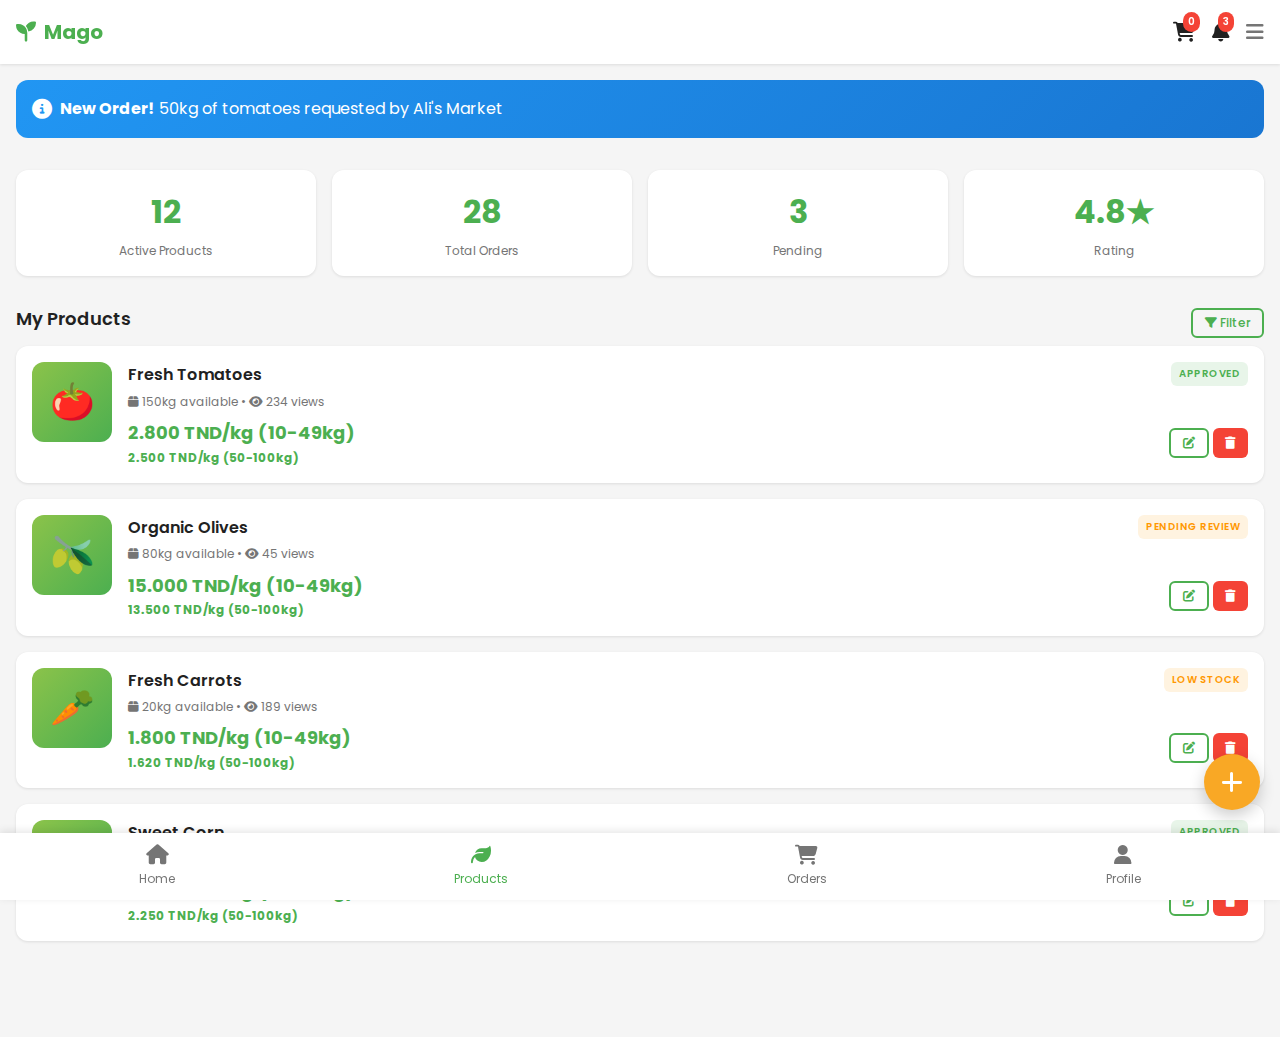
<file: farmer.html>
<!DOCTYPE html>
<html lang="en">
<head>
    <meta charset="UTF-8">
    <meta name="viewport" content="width=device-width, initial-scale=1.0">
    <title>Farmer Dashboard - Mago</title>
    <link rel="stylesheet" href="https://cdnjs.cloudflare.com/ajax/libs/font-awesome/6.4.0/css/all.min.css">
    <link href="https://fonts.googleapis.com/css2?family=Poppins:wght@300;400;500;600;700&display=swap" rel="stylesheet">
    <link rel="stylesheet" href="css/root.css">
    <link rel="stylesheet" href="css/utilities.css">
    <link rel="stylesheet" href="css/style.css">
    <style>
        /* Farmer-specific styles */
        .notifications-bar {
            background: linear-gradient(135deg, #2196F3 0%, #1976D2 100%);
            color: #fff;
            padding: var(--spacing-md);
            margin: var(--spacing-md);
            border-radius: var(--radius-md);
            display: flex;
            align-items: center;
            gap: var(--spacing-sm);
        }
        
        .notifications-bar i {
            font-size: var(--font-size-xl);
        }
        
        .products-container {
            padding: 0 var(--spacing-md);
        }
        
        .product-card {
            display: flex;
            gap: var(--spacing-md);
            background: var(--color-surface);
            border-radius: var(--radius-md);
            padding: var(--spacing-md);
            margin-bottom: var(--spacing-md);
            box-shadow: var(--shadow-sm);
            transition: all var(--transition-normal);
        }
        
        .product-card:hover {
            transform: translateY(-2px);
            box-shadow: var(--shadow-md);
        }
        
        .product-image {
            width: 80px;
            height: 80px;
            background: linear-gradient(135deg, #8BC34A 0%, #4CAF50 100%);
            border-radius: var(--radius-md);
            display: flex;
            align-items: center;
            justify-content: center;
            font-size: 36px;
            flex-shrink: 0;
        }
        
        .product-info {
            flex: 1;
        }
        
        .product-header {
            display: flex;
            justify-content: space-between;
            align-items: start;
            margin-bottom: var(--spacing-xs);
        }
        
        .product-title {
            font-weight: 600;
            font-size: var(--font-size-md);
        }
        
        .product-meta {
            font-size: var(--font-size-sm);
            color: var(--color-muted);
            margin-bottom: var(--spacing-xs);
        }
        
        .product-footer {
            display: flex;
            justify-content: space-between;
            align-items: center;
            margin-top: var(--spacing-sm);
        }
        
        .product-price {
            font-weight: 700;
            color: var(--color-primary);
            font-size: var(--font-size-lg);
        }
        
        .product-actions {
            display: flex;
            gap: var(--spacing-xs);
        }
        
        .form-group {
            margin-bottom: var(--spacing-md);
        }
        
        .form-label {
            display: block;
            font-weight: 500;
            margin-bottom: var(--spacing-xs);
            font-size: var(--font-size-sm);
        }
        
        .form-input, .form-select, .form-textarea {
            width: 100%;
            padding: var(--spacing-sm) var(--spacing-md);
            border: 1px solid #ddd;
            border-radius: var(--radius-sm);
            font-family: var(--font-primary);
            font-size: var(--font-size-base);
        }
        
        .form-textarea {
            resize: vertical;
            min-height: 80px;
        }
    </style>
</head>
<body>
    <!-- Header -->
    <header class="header">
        <nav class="nav">
            <div class="logo">
                <i class="fas fa-seedling"></i> Mago
            </div>
            <div class="flex items-center gap-md">
                <a href="cart.html" class="notification-icon" style="text-decoration: none; color: inherit;">
                    <i class="fas fa-shopping-cart"></i>
                    <span class="notification-badge">0</span>
                </a>
                <a href="notifications.html" class="notification-icon" style="text-decoration: none; color: inherit;">
                    <i class="fas fa-bell"></i>
                    <span class="notification-badge">3</span>
                </a>
                <i class="fas fa-bars" style="font-size: 20px; color: var(--color-muted); cursor: pointer;"></i>
            </div>
        </nav>
    </header>

    <!-- Notifications Bar -->
    <div class="notifications-bar">
        <i class="fas fa-info-circle"></i>
        <div>
            <strong>New Order!</strong> 50kg of tomatoes requested by Ali's Market
        </div>
    </div>

    <!-- Dashboard Stats -->
    <div class="stats-grid">
        <div class="stat-card">
            <div class="stat-value">12</div>
            <div class="stat-label">Active Products</div>
        </div>
        <div class="stat-card">
            <div class="stat-value">28</div>
            <div class="stat-label">Total Orders</div>
        </div>
        <div class="stat-card">
            <div class="stat-value">3</div>
            <div class="stat-label">Pending</div>
        </div>
        <div class="stat-card">
            <div class="stat-value">4.8★</div>
            <div class="stat-label">Rating</div>
        </div>
    </div>

        <!-- Section Header -->
    <div class="section-header">
        <h2 class="section-title" id="productsTitle">My Products</h2>
        <button class="btn btn-outline btn-sm" onclick="document.getElementById('filterModal').classList.add('active')">
            <i class="fas fa-filter"></i> Filter
        </button>
    </div>

    <!-- Products List -->
    <div class="products-container">
        <div class="product-card">
            <div class="product-image">🍅</div>
            <div class="product-info">
                <div class="product-header">
                    <div class="product-title">Fresh Tomatoes</div>
                    <span class="badge badge-success">Approved</span>
                </div>
                <div class="product-meta">
                    <i class="fas fa-box"></i> 150kg available • 
                    <i class="fas fa-eye"></i> 234 views
                </div>
                <div class="product-footer">
                    <div class="product-price">
                        <div>2.800 TND/kg (10-49kg)</div>
                        <div style="font-size: var(--font-size-sm); color: var(--color-success);">2.500 TND/kg (50-100kg)</div>
                    </div>
                    <div class="product-actions">
                        <button class="btn btn-outline btn-sm" onclick="editProduct('tomatoes')">
                            <i class="fas fa-edit"></i>
                        </button>
                        <button class="btn btn-sm" style="background: var(--color-danger); color: #fff;" onclick="deleteProduct('tomatoes')">
                            <i class="fas fa-trash"></i>
                        </button>
                    </div>
                </div>
            </div>
        </div>

        <div class="product-card">
            <div class="product-image">🫒</div>
            <div class="product-info">
                <div class="product-header">
                    <div class="product-title">Organic Olives</div>
                    <span class="badge badge-pending">Pending Review</span>
                </div>
                <div class="product-meta">
                    <i class="fas fa-box"></i> 80kg available • 
                    <i class="fas fa-eye"></i> 45 views
                </div>
                <div class="product-footer">
                    <div class="product-price">
                        <div>15.000 TND/kg (10-49kg)</div>
                        <div style="font-size: var(--font-size-sm); color: var(--color-success);">13.500 TND/kg (50-100kg)</div>
                    </div>
                    <div class="product-actions">
                        <button class="btn btn-outline btn-sm" onclick="editProduct('olives')">
                            <i class="fas fa-edit"></i>
                        </button>
                        <button class="btn btn-sm" style="background: var(--color-danger); color: #fff;" onclick="deleteProduct('olives')">
                            <i class="fas fa-trash"></i>
                        </button>
                    </div>
                </div>
            </div>
        </div>

        <div class="product-card">
            <div class="product-image">🥕</div>
            <div class="product-info">
                <div class="product-header">
                    <div class="product-title">Fresh Carrots</div>
                    <span class="badge badge-warning">Low Stock</span>
                </div>
                <div class="product-meta">
                    <i class="fas fa-box"></i> 20kg available • 
                    <i class="fas fa-eye"></i> 189 views
                </div>
                <div class="product-footer">
                    <div class="product-price">
                        <div>1.800 TND/kg (10-49kg)</div>
                        <div style="font-size: var(--font-size-sm); color: var(--color-success);">1.620 TND/kg (50-100kg)</div>
                    </div>
                    <div class="product-actions">
                        <button class="btn btn-outline btn-sm" onclick="editProduct('carrots')">
                            <i class="fas fa-edit"></i>
                        </button>
                        <button class="btn btn-sm" style="background: var(--color-danger); color: #fff;" onclick="deleteProduct('carrots')">
                            <i class="fas fa-trash"></i>
                        </button>
                    </div>
                </div>
            </div>
        </div>

        <div class="product-card">
            <div class="product-image">🌽</div>
            <div class="product-info">
                <div class="product-header">
                    <div class="product-title">Sweet Corn</div>
                    <span class="badge badge-success">Approved</span>
                </div>
                <div class="product-meta">
                    <i class="fas fa-box"></i> 200kg available • 
                    <i class="fas fa-eye"></i> 312 views
                </div>
                <div class="product-footer">
                    <div class="product-price">
                        <div>2.500 TND/kg (10-49kg)</div>
                        <div style="font-size: var(--font-size-sm); color: var(--color-success);">2.250 TND/kg (50-100kg)</div>
                    </div>
                    <div class="product-actions">
                        <button class="btn btn-outline btn-sm" onclick="editProduct('corn')">
                            <i class="fas fa-edit"></i>
                        </button>
                        <button class="btn btn-sm" style="background: var(--color-danger); color: #fff;" onclick="deleteProduct('corn')">
                            <i class="fas fa-trash"></i>
                        </button>
                    </div>
                </div>
            </div>
        </div>
    </div>

    <!-- FAB Button -->
    <div class="fab" onclick="openAddProductModal()">
        <i class="fas fa-plus"></i>
    </div>

    <!-- Add Product Modal -->
    <div class="modal" id="addProductModal">
        <div class="modal-content">
            <div class="modal-header">
                <h3 class="modal-title" id="modalTitle">Add New Product</h3>
                <span class="close-modal" onclick="document.getElementById('addProductModal').classList.remove('active')">
                    <i class="fas fa-times"></i>
                </span>
            </div>
            <form>
                <div class="form-group">
                    <label class="form-label">Product Name</label>
                    <input type="text" class="form-input" placeholder="e.g., Fresh Tomatoes">
                </div>
                <div class="form-group">
                    <label class="form-label">Category</label>
                    <select class="form-select">
                        <option>Vegetables</option>
                        <option>Fruits</option>
                        <option>Grains</option>
                        <option>Dairy</option>
                        <option>Poultry</option>
                    </select>
                </div>
                <div class="form-group">
                    <label class="form-label">Quantity-Based Pricing</label>
                    <div style="margin-bottom: var(--spacing-sm);">
                        <label style="font-size: var(--font-size-sm); color: var(--color-muted);">Price for 10-49 kg</label>
                        <input type="number" class="form-input" placeholder="12.00" id="price-tier1" style="margin-top: var(--spacing-xs);">
                        <span style="font-size: var(--font-size-sm); color: var(--color-muted);">TND / kg</span>
                    </div>
                    <div>
                        <label style="font-size: var(--font-size-sm); color: var(--color-muted);">Price for 50-100 kg</label>
                        <input type="number" class="form-input" placeholder="10.00" id="price-tier2" style="margin-top: var(--spacing-xs);">
                        <span style="font-size: var(--font-size-sm); color: var(--color-muted);">TND / kg</span>
                    </div>
                    <p style="font-size: var(--font-size-xs); color: var(--color-muted); margin-top: var(--spacing-xs);">
                        Set different prices based on quantity ranges to encourage bulk orders.
                    </p>
                </div>
                <div class="form-group">
                    <label class="form-label">Available Quantity (kg)</label>
                    <input type="number" class="form-input" placeholder="0">
                </div>
                <div class="form-group">
                    <label class="form-label">Description</label>
                    <textarea class="form-textarea" placeholder="Describe your product..."></textarea>
                </div>
                <div class="form-group">
                    <label class="form-label">Location</label>
                    <input type="text" class="form-input" placeholder="City/Region">
                </div>
                <button type="button" class="btn btn-primary btn-block" onclick="addProduct()">
                    Add Product
                </button>
            </form>
        </div>
    </div>

    <!-- Filter Modal -->
    <div class="modal" id="filterModal">
        <div class="modal-content">
            <div class="modal-header">
                <h3 class="modal-title">Filter Products</h3>
                <span class="close-modal" onclick="document.getElementById('filterModal').classList.remove('active')">
                    <i class="fas fa-times"></i>
                </span>
            </div>
            <div class="form-group">
                <label class="form-label">Status</label>
                <select class="form-select">
                    <option>All</option>
                    <option>Approved</option>
                    <option>Pending</option>
                    <option>Low Stock</option>
                </select>
            </div>
            <div class="form-group">
                <label class="form-label">Category</label>
                <select class="form-select">
                    <option>All Categories</option>
                    <option>Vegetables</option>
                    <option>Fruits</option>
                    <option>Grains</option>
                </select>
            </div>
            <button type="button" class="btn btn-primary btn-block" onclick="applyFilters()">
                Apply Filters
            </button>
        </div>
    </div>

    <!-- Footer Navigation -->
    <nav class="footer-nav" id="footerNav">
        <!-- Footer will be dynamically generated based on profile -->
    </nav>

    <script>
        // Close modal when clicking outside
        document.querySelectorAll('.modal').forEach(modal => {
            modal.addEventListener('click', function(e) {
                if(e.target === this) {
                    this.classList.remove('active');
                }
            });
        });

        function addProduct() {
            const priceTier1 = document.getElementById('price-tier1').value;
            const priceTier2 = document.getElementById('price-tier2').value;
            
            if (!priceTier1 || !priceTier2) {
                alert('Please set both price tiers!');
                return;
            }
            
            if (editingProductId) {
                alert('Product updated successfully with quantity-based pricing!');
                editingProductId = null;
            } else {
                alert('Product added successfully with quantity-based pricing!');
            }
            
            document.getElementById('addProductModal').classList.remove('active');
            document.getElementById('modalTitle').textContent = 'Add New Product';
            // Reset form
            document.querySelector('#addProductModal form').reset();
        }

        let editingProductId = null;

        function openAddProductModal() {
            editingProductId = null;
            document.getElementById('modalTitle').textContent = 'Add New Product';
            document.querySelector('#addProductModal form').reset();
            document.getElementById('addProductModal').classList.add('active');
        }

        // Reset modal when closing
        document.querySelector('#addProductModal .close-modal').addEventListener('click', function() {
            editingProductId = null;
            document.getElementById('modalTitle').textContent = 'Add New Product';
            document.querySelector('#addProductModal form').reset();
        });

        function editProduct(productId) {
            editingProductId = productId;
            // Open edit modal with product data
            const productData = getProductData(productId);
            if (productData) {
                // Update modal title
                document.getElementById('modalTitle').textContent = 'Edit Product';
                document.getElementById('addProductModal').classList.add('active');
                // Populate form with product data
                const form = document.querySelector('#addProductModal form');
                if (form) {
                    const inputs = form.querySelectorAll('input[type="text"]');
                    if (inputs.length > 0) inputs[0].value = productData.name;
                    
                    const selects = form.querySelectorAll('.form-select');
                    if (selects.length > 0) selects[0].value = productData.category;
                    
                    document.getElementById('price-tier1').value = productData.priceTier1 || 2.8;
                    document.getElementById('price-tier2').value = productData.priceTier2 || 2.5;
                    
                    const numberInputs = form.querySelectorAll('input[type="number"]');
                    // Skip price inputs, get quantity input
                    let quantityInput = null;
                    for (let input of numberInputs) {
                        if (input.id !== 'price-tier1' && input.id !== 'price-tier2') {
                            quantityInput = input;
                            break;
                        }
                    }
                    if (quantityInput) quantityInput.value = productData.quantity;
                    
                    const textarea = form.querySelector('.form-textarea');
                    if (textarea) textarea.value = productData.description || '';
                    
                    if (inputs.length > 1) inputs[1].value = productData.location || '';
                }
            }
        }

        function getProductData(productId) {
            const products = {
                tomatoes: { name: 'Fresh Tomatoes', category: 'Vegetables', priceTier1: 2.8, priceTier2: 2.5, quantity: 150, description: 'Premium quality fresh tomatoes', location: 'Nabeul, Tunisia' },
                olives: { name: 'Organic Olives', category: 'Fruits', priceTier1: 15, priceTier2: 13.5, quantity: 80, description: 'Organic olives from Sfax', location: 'Sfax, Tunisia' },
                carrots: { name: 'Fresh Carrots', category: 'Vegetables', priceTier1: 1.8, priceTier2: 1.62, quantity: 20, description: 'Fresh carrots', location: 'Kairouan, Tunisia' },
                corn: { name: 'Sweet Corn', category: 'Grains', priceTier1: 2.5, priceTier2: 2.25, quantity: 200, description: 'Sweet corn', location: 'Bizerte, Tunisia' }
            };
            return products[productId];
        }

        function deleteProduct(productName) {
            if (confirm(`Delete ${productName}? This action cannot be undone.`)) {
                alert(`${productName} deleted successfully!`);
            }
        }

        function applyFilters() {
            alert('Filters applied!');
            document.getElementById('filterModal').classList.remove('active');
        }

        // Update cart badge
        function updateCartBadge() {
            const cart = JSON.parse(localStorage.getItem('cart') || '{}');
            const totalItems = Object.values(cart).reduce((sum, item) => sum + item.quantity, 0);
            const badge = document.querySelector('.notification-badge');
            if (badge) {
                badge.textContent = totalItems;
            }
        }

        // Update notification badge based on profile
        function updateNotificationBadge() {
            const selectedProfile = localStorage.getItem('selectedProfile') || 'farmer';
            const notificationBadge = document.querySelectorAll('.notification-badge')[1]; // Bell icon badge
            if (notificationBadge) {
                const notificationCounts = {
                    farmer: 3,
                    vendor: 5,
                    transporter: 7,
                    admin: 12
                };
                notificationBadge.textContent = notificationCounts[selectedProfile] || 0;
            }
        }

        // Handle Orders navigation
        function handleOrdersNavigation(event) {
            // Always go to orders.html, filtering will happen there based on profile
            return true;
        }

        // Profile-based filtering - ALWAYS check on page load
        function checkProfileAndFilter() {
            // Always read from localStorage - never assume a default
            const selectedProfile = localStorage.getItem('selectedProfile');
            
            // Only set default if profile is completely missing AND we're on farmer.html
            // But prefer to keep existing profile if it exists
            if (!selectedProfile) {
                // If no profile set, set to farmer since we're on farmer.html
                localStorage.setItem('selectedProfile', 'farmer');
            }
            
            // Get the current profile (after potential set above)
            const currentProfile = localStorage.getItem('selectedProfile');
            
            // If not farmer profile, show message
            if (currentProfile !== 'farmer') {
                const productsTitle = document.getElementById('productsTitle');
                if (productsTitle) {
                    productsTitle.textContent = 'Products (Switch to Farmer profile to manage)';
                }
                // Optionally disable add product button
                const fab = document.querySelector('.fab');
                if (fab) {
                    fab.style.display = 'none';
                }
            } else {
                // Farmer profile is selected - show "My Products"
                const productsTitle = document.getElementById('productsTitle');
                if (productsTitle) {
                    productsTitle.textContent = 'My Products';
                }
                const fab = document.querySelector('.fab');
                if (fab) {
                    fab.style.display = 'flex';
                }
            }
        }
        
        // Also check profile when page gains focus (user returns to this tab)
        window.addEventListener('focus', function() {
            checkProfileAndFilter();
        });

        // Render footer navigation based on profile
        function renderFooterNavigation(currentPage = '') {
            const footerNav = document.getElementById('footerNav');
            if (!footerNav) return;
            
            const selectedProfile = localStorage.getItem('selectedProfile') || 'farmer';
            const currentPath = window.location.pathname;
            
            // Determine which page we're on
            let activePage = '';
            if (currentPath.includes('index.html') || currentPath.endsWith('/')) {
                activePage = 'home';
            } else if (currentPath.includes('farmer.html')) {
                activePage = 'products';
            } else if (currentPath.includes('vendor.html')) {
                activePage = 'products';
            } else if (currentPath.includes('transporter.html')) {
                activePage = 'deliveries';
            } else if (currentPath.includes('orders.html')) {
                activePage = 'orders';
            } else if (currentPath.includes('profile.html')) {
                activePage = 'profile';
            } else if (currentPath.includes('cart.html')) {
                activePage = 'cart';
            }
            
            // Override with passed parameter if provided
            if (currentPage) {
                activePage = currentPage;
            }
            
            let footerHTML = '';
            
            if (selectedProfile === 'farmer') {
                // Farmer footer: Home, Products, Orders, Profile
                footerHTML = `
                    <a href="index.html" class="nav-item ${activePage === 'home' ? 'active' : ''}">
                        <i class="fas fa-home"></i>
                        <span>Home</span>
                    </a>
                    <a href="farmer.html" class="nav-item ${activePage === 'products' ? 'active' : ''}">
                        <i class="fas fa-leaf"></i>
                        <span>Products</span>
                    </a>
                    <a href="orders.html" class="nav-item ${activePage === 'orders' ? 'active' : ''}">
                        <i class="fas fa-shopping-cart"></i>
                        <span>Orders</span>
                    </a>
                    <a href="profile.html" class="nav-item ${activePage === 'profile' ? 'active' : ''}">
                        <i class="fas fa-user"></i>
                        <span>Profile</span>
                    </a>
                `;
            } else if (selectedProfile === 'vendor') {
                // Vendor footer: Home, Products, Orders, Profile
                footerHTML = `
                    <a href="index.html" class="nav-item ${activePage === 'home' ? 'active' : ''}">
                        <i class="fas fa-home"></i>
                        <span>Home</span>
                    </a>
                    <a href="vendor.html" class="nav-item ${activePage === 'products' ? 'active' : ''}">
                        <i class="fas fa-leaf"></i>
                        <span>Products</span>
                    </a>
                    <a href="orders.html" class="nav-item ${activePage === 'orders' ? 'active' : ''}">
                        <i class="fas fa-shopping-cart"></i>
                        <span>Orders</span>
                    </a>
                    <a href="profile.html" class="nav-item ${activePage === 'profile' ? 'active' : ''}">
                        <i class="fas fa-user"></i>
                        <span>Profile</span>
                    </a>
                `;
            } else if (selectedProfile === 'transporter') {
                // Transporter footer: Home, Deliveries, Orders, Profile
                footerHTML = `
                    <a href="index.html" class="nav-item ${activePage === 'home' ? 'active' : ''}">
                        <i class="fas fa-home"></i>
                        <span>Home</span>
                    </a>
                    <a href="transporter.html" class="nav-item ${activePage === 'deliveries' ? 'active' : ''}">
                        <i class="fas fa-truck"></i>
                        <span>Deliveries</span>
                    </a>
                    <a href="orders.html" class="nav-item ${activePage === 'orders' ? 'active' : ''}">
                        <i class="fas fa-shopping-cart"></i>
                        <span>Orders</span>
                    </a>
                    <a href="profile.html" class="nav-item ${activePage === 'profile' ? 'active' : ''}">
                        <i class="fas fa-user"></i>
                        <span>Profile</span>
                    </a>
                `;
            } else {
                // Default footer (farmer)
                footerHTML = `
                    <a href="index.html" class="nav-item ${activePage === 'home' ? 'active' : ''}">
                        <i class="fas fa-home"></i>
                        <span>Home</span>
                    </a>
                    <a href="farmer.html" class="nav-item ${activePage === 'products' ? 'active' : ''}">
                        <i class="fas fa-leaf"></i>
                        <span>Products</span>
                    </a>
                    <a href="orders.html" class="nav-item ${activePage === 'orders' ? 'active' : ''}">
                        <i class="fas fa-shopping-cart"></i>
                        <span>Orders</span>
                    </a>
                    <a href="profile.html" class="nav-item ${activePage === 'profile' ? 'active' : ''}">
                        <i class="fas fa-user"></i>
                        <span>Profile</span>
                    </a>
                `;
            }
            
            footerNav.innerHTML = footerHTML;
        }

        // Initialize cart badge and profile check on page load
        document.addEventListener('DOMContentLoaded', function() {
            updateCartBadge();
            updateNotificationBadge();
            // Always check profile on page load
            checkProfileAndFilter();
            // Render footer based on profile
            renderFooterNavigation('products');
        });
        
        // Also check when page becomes visible (when user returns from another tab/page)
        document.addEventListener('visibilitychange', function() {
            if (!document.hidden) {
                checkProfileAndFilter();
            }
        });
        
        // Listen for profile changes from other tabs/windows
        window.addEventListener('storage', function(e) {
            if (e.key === 'selectedProfile') {
                checkProfileAndFilter();
                updateNotificationBadge();
                // Optionally reload to refresh all content
                // location.reload();
            }
        });
    </script>
</body>
</html>
</file>
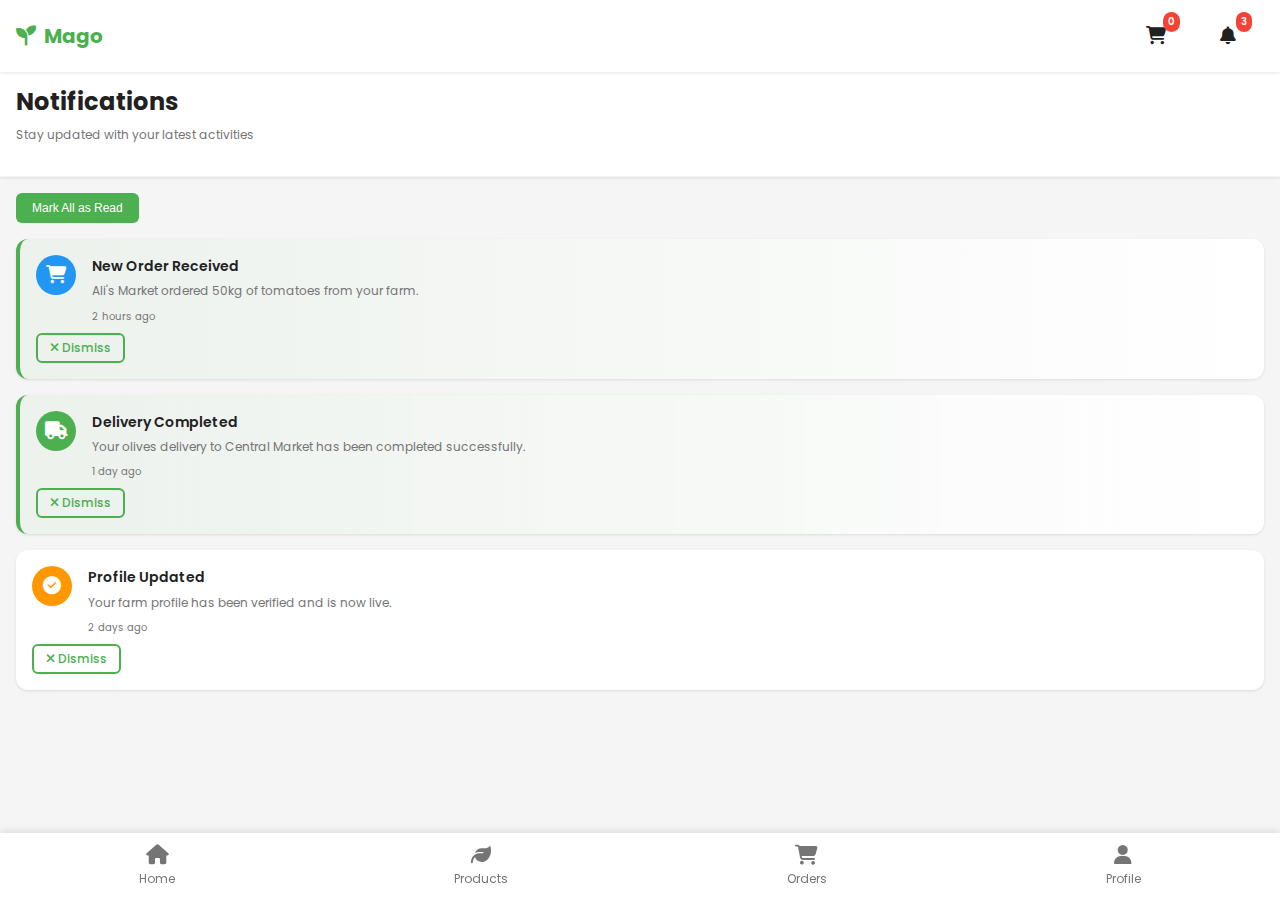
<file: notifications.html>
<!DOCTYPE html>
<html lang="en">
<head>
    <meta charset="UTF-8">
    <meta name="viewport" content="width=device-width, initial-scale=1.0">
    <title>Notifications - Mago</title>
    <link rel="stylesheet" href="https://cdnjs.cloudflare.com/ajax/libs/font-awesome/6.4.0/css/all.min.css">
    <link href="https://fonts.googleapis.com/css2?family=Poppins:wght@300;400;500;600;700&display=swap" rel="stylesheet">
    <link rel="stylesheet" href="css/root.css">
    <link rel="stylesheet" href="css/utilities.css">
    <link rel="stylesheet" href="css/style.css">
    <style>
        /* Notifications-specific styles */
        .notifications-header {
            background: var(--color-surface);
            padding: var(--spacing-md);
            box-shadow: var(--shadow-sm);
            border-bottom: 1px solid var(--color-bg);
        }

        .notifications-title {
            font-size: var(--font-size-2xl);
            font-weight: 700;
            margin-bottom: var(--spacing-sm);
        }

        .notifications-subtitle {
            color: var(--color-muted);
            font-size: var(--font-size-sm);
        }

        .notifications-content {
            padding: var(--spacing-md);
        }

        .notification-item {
            background: var(--color-surface);
            border-radius: var(--radius-md);
            padding: var(--spacing-md);
            margin-bottom: var(--spacing-md);
            box-shadow: var(--shadow-sm);
            transition: all var(--transition-normal);
            cursor: pointer;
        }

        .notification-item:hover {
            transform: translateY(-2px);
            box-shadow: var(--shadow-md);
        }

        .notification-item.unread {
            border-left: 4px solid var(--color-primary);
            background: linear-gradient(90deg, rgba(76, 175, 80, 0.05) 0%, var(--color-surface) 100%);
        }

        .notification-header {
            display: flex;
            justify-content: space-between;
            align-items: start;
            margin-bottom: var(--spacing-sm);
        }

        .notification-icon {
            width: 40px;
            height: 40px;
            border-radius: 50%;
            display: flex;
            align-items: center;
            justify-content: center;
            font-size: var(--font-size-lg);
            margin-right: var(--spacing-md);
            flex-shrink: 0;
        }

        .notification-icon.order {
            background: var(--color-info);
            color: #fff;
        }

        .notification-icon.delivery {
            background: var(--color-success);
            color: #fff;
        }

        .notification-icon.system {
            background: var(--color-warning);
            color: #fff;
        }

        .notification-icon.payment {
            background: var(--color-accent);
            color: #fff;
        }

        .notification-content {
            flex: 1;
        }

        .notification-title {
            font-weight: 600;
            font-size: var(--font-size-base);
            margin-bottom: var(--spacing-xs);
        }

        .notification-message {
            font-size: var(--font-size-sm);
            color: var(--color-muted);
            margin-bottom: var(--spacing-sm);
        }

        .notification-time {
            font-size: var(--font-size-xs);
            color: var(--color-muted);
        }

        .notification-actions {
            display: flex;
            gap: var(--spacing-sm);
            margin-top: var(--spacing-sm);
        }

        .empty-notifications {
            text-align: center;
            padding: var(--spacing-xl);
            color: var(--color-muted);
        }

        .empty-notifications i {
            font-size: 64px;
            margin-bottom: var(--spacing-md);
            color: var(--color-muted);
        }

        .empty-notifications h3 {
            font-size: var(--font-size-xl);
            margin-bottom: var(--spacing-sm);
        }

        .mark-all-read {
            background: var(--color-primary);
            color: #fff;
            border: none;
            padding: var(--spacing-sm) var(--spacing-md);
            border-radius: var(--radius-sm);
            cursor: pointer;
            font-size: var(--font-size-sm);
            margin-bottom: var(--spacing-md);
        }

        .mark-all-read:hover {
            background: #45a049;
        }
    </style>
</head>
<body>
    <!-- Header -->
    <header class="header">
        <nav class="nav">
            <div class="logo">
                <i class="fas fa-seedling"></i> Mago
            </div>
            <div class="flex items-center gap-md">
                <a href="cart.html" class="notification-icon" style="text-decoration: none; color: inherit;">
                    <i class="fas fa-shopping-cart"></i>
                    <span class="notification-badge">0</span>
                </a>
                <a href="notifications.html" class="notification-icon" style="text-decoration: none; color: inherit;">
                    <i class="fas fa-bell"></i>
                    <span class="notification-badge">0</span>
                </a>
            </div>
        </nav>
    </header>

    <!-- Notifications Header -->
    <div class="notifications-header">
        <h1 class="notifications-title">Notifications</h1>
        <p class="notifications-subtitle">Stay updated with your latest activities</p>
    </div>

    <!-- Notifications Content -->
    <div class="notifications-content">
        <button class="mark-all-read" onclick="markAllAsRead()">Mark All as Read</button>
        <div id="notificationsList">
            <!-- Notifications will be loaded here -->
        </div>
    </div>

    <!-- Footer Navigation -->
    <nav class="footer-nav" id="footerNav">
        <!-- Footer will be dynamically generated based on profile -->
    </nav>

    <script>
        // Update cart badge
        function updateCartBadge() {
            const cart = JSON.parse(localStorage.getItem('cart') || '{}');
            const totalItems = Object.values(cart).reduce((sum, item) => sum + item.quantity, 0);
            const badge = document.querySelector('.notification-badge');
            if (badge) {
                badge.textContent = totalItems;
            }
        }

        // Update notification badge based on profile
        function updateNotificationBadge() {
            const selectedProfile = localStorage.getItem('selectedProfile') || 'farmer';
            const notificationBadge = document.querySelectorAll('.notification-badge')[1]; // Bell icon badge
            if (notificationBadge) {
                const notificationCounts = {
                    farmer: 3,
                    vendor: 5,
                    transporter: 7,
                    admin: 12
                };
                notificationBadge.textContent = notificationCounts[selectedProfile] || 0;
            }
        }

        // Get notifications based on profile
        function getNotifications() {
            const selectedProfile = localStorage.getItem('selectedProfile') || 'farmer';

            const notificationsData = {
                farmer: [
                    {
                        id: 1,
                        type: 'order',
                        title: 'New Order Received',
                        message: 'Ali\'s Market ordered 50kg of tomatoes from your farm.',
                        time: '2 hours ago',
                        unread: true,
                        icon: 'fas fa-shopping-cart'
                    },
                    {
                        id: 2,
                        type: 'delivery',
                        title: 'Delivery Completed',
                        message: 'Your olives delivery to Central Market has been completed successfully.',
                        time: '1 day ago',
                        unread: true,
                        icon: 'fas fa-truck'
                    },
                    {
                        id: 3,
                        type: 'system',
                        title: 'Profile Updated',
                        message: 'Your farm profile has been verified and is now live.',
                        time: '2 days ago',
                        unread: false,
                        icon: 'fas fa-check-circle'
                    }
                ],
                vendor: [
                    {
                        id: 1,
                        type: 'order',
                        title: 'Order Confirmed',
                        message: 'Your order for fresh carrots has been confirmed by Mohamed\'s Field.',
                        time: '1 hour ago',
                        unread: true,
                        icon: 'fas fa-shopping-cart'
                    },
                    {
                        id: 2,
                        type: 'delivery',
                        title: 'Delivery Scheduled',
                        message: 'Your olives order will be delivered tomorrow between 9-11 AM.',
                        time: '3 hours ago',
                        unread: true,
                        icon: 'fas fa-truck'
                    },
                    {
                        id: 3,
                        type: 'payment',
                        title: 'Payment Processed',
                        message: 'Payment of 840 TND for Order #ORD-2025-1234 has been processed.',
                        time: '5 hours ago',
                        unread: true,
                        icon: 'fas fa-credit-card'
                    },
                    {
                        id: 4,
                        type: 'system',
                        title: 'New Products Available',
                        message: 'Fresh citrus fruits are now available from Nadia\'s Grove.',
                        time: '1 day ago',
                        unread: true,
                        icon: 'fas fa-leaf'
                    },
                    {
                        id: 5,
                        type: 'order',
                        title: 'Order Delivered',
                        message: 'Your order for sweet corn has been delivered successfully.',
                        time: '2 days ago',
                        unread: false,
                        icon: 'fas fa-check-circle'
                    }
                ],
                transporter: [
                    {
                        id: 1,
                        type: 'delivery',
                        title: 'New Delivery Request',
                        message: 'Ahmed\'s Farm needs delivery of 150kg tomatoes to Ali\'s Market.',
                        time: '30 minutes ago',
                        unread: true,
                        icon: 'fas fa-truck'
                    },
                    {
                        id: 2,
                        type: 'delivery',
                        title: 'Delivery Assigned',
                        message: 'You have been assigned to deliver olives from Fatma\'s Orchard.',
                        time: '2 hours ago',
                        unread: true,
                        icon: 'fas fa-route'
                    },
                    {
                        id: 3,
                        type: 'payment',
                        title: 'Payment Received',
                        message: 'Payment of 85 TND received for delivery #DEL-2025-5678.',
                        time: '4 hours ago',
                        unread: true,
                        icon: 'fas fa-money-bill-wave'
                    },
                    {
                        id: 4,
                        type: 'system',
                        title: 'Vehicle Maintenance Due',
                        message: 'Your vehicle maintenance is due in 3 days. Schedule service now.',
                        time: '1 day ago',
                        unread: true,
                        icon: 'fas fa-wrench'
                    },
                    {
                        id: 5,
                        type: 'delivery',
                        title: 'Delivery Completed',
                        message: 'Delivery #DEL-2025-5456 marked as completed. Great job!',
                        time: '1 day ago',
                        unread: true,
                        icon: 'fas fa-check-circle'
                    },
                    {
                        id: 6,
                        type: 'order',
                        title: 'New Route Available',
                        message: 'High-priority delivery route available from Sfax to Tunis.',
                        time: '2 days ago',
                        unread: true,
                        icon: 'fas fa-map-marked-alt'
                    },
                    {
                        id: 7,
                        type: 'system',
                        title: 'Weekly Earnings Report',
                        message: 'Your earnings for this week: 1,250 TND. View detailed report.',
                        time: '3 days ago',
                        unread: false,
                        icon: 'fas fa-chart-line'
                    }
                ],
                admin: [
                    {
                        id: 1,
                        type: 'system',
                        title: 'New User Registration',
                        message: 'Fatma Mohamed registered as a new vendor. Review pending.',
                        time: '15 minutes ago',
                        unread: true,
                        icon: 'fas fa-user-plus'
                    },
                    {
                        id: 2,
                        type: 'order',
                        title: 'High-Value Order Alert',
                        message: 'Order #ORD-2025-1189 exceeds 500 TND. Special attention required.',
                        time: '1 hour ago',
                        unread: true,
                        icon: 'fas fa-exclamation-triangle'
                    },
                    {
                        id: 3,
                        type: 'delivery',
                        title: 'Delivery Issue Reported',
                        message: 'Transporter Ali Ben Salah reported delay in delivery #DEL-2025-5679.',
                        time: '2 hours ago',
                        unread: true,
                        icon: 'fas fa-exclamation-circle'
                    },
                    {
                        id: 4,
                        type: 'payment',
                        title: 'Payment Dispute',
                        message: 'Vendor Ahmed Hassan disputed payment for Order #ORD-2025-1067.',
                        time: '3 hours ago',
                        unread: true,
                        icon: 'fas fa-money-bill-wave'
                    },
                    {
                        id: 5,
                        type: 'system',
                        title: 'System Maintenance',
                        message: 'Scheduled maintenance completed. All systems operational.',
                        time: '5 hours ago',
                        unread: true,
                        icon: 'fas fa-cog'
                    },
                    {
                        id: 6,
                        type: 'order',
                        title: 'Bulk Order Processed',
                        message: 'Bulk order of 500kg processed for Central Market.',
                        time: '6 hours ago',
                        unread: true,
                        icon: 'fas fa-shopping-basket'
                    },
                    {
                        id: 7,
                        type: 'delivery',
                        title: 'New Transporter Application',
                        message: 'New transporter application received from Tunis region.',
                        time: '1 day ago',
                        unread: true,
                        icon: 'fas fa-truck'
                    },
                    {
                        id: 8,
                        type: 'system',
                        title: 'Monthly Report Generated',
                        message: 'December 2025 monthly analytics report is ready for review.',
                        time: '1 day ago',
                        unread: true,
                        icon: 'fas fa-chart-bar'
                    },
                    {
                        id: 9,
                        type: 'payment',
                        title: 'Revenue Milestone',
                        message: 'Monthly revenue exceeded 45,000 TND. Congratulations!',
                        time: '2 days ago',
                        unread: true,
                        icon: 'fas fa-trophy'
                    },
                    {
                        id: 10,
                        type: 'order',
                        title: 'Product Approval Needed',
                        message: '5 new products pending approval from various farmers.',
                        time: '2 days ago',
                        unread: true,
                        icon: 'fas fa-check-circle'
                    },
                    {
                        id: 11,
                        type: 'system',
                        title: 'Security Alert',
                        message: 'Multiple failed login attempts detected for admin account.',
                        time: '3 days ago',
                        unread: true,
                        icon: 'fas fa-shield-alt'
                    },
                    {
                        id: 12,
                        type: 'delivery',
                        title: 'Route Optimization Complete',
                        message: 'AI route optimization completed for all active deliveries.',
                        time: '3 days ago',
                        unread: false,
                        icon: 'fas fa-route'
                    }
                ]
            };

            return notificationsData[selectedProfile] || [];
        }

        // Render notifications
        function renderNotifications() {
            const notifications = getNotifications();
            const container = document.getElementById('notificationsList');

            if (notifications.length === 0) {
                container.innerHTML = `
                    <div class="empty-notifications">
                        <i class="fas fa-bell-slash"></i>
                        <h3>No notifications</h3>
                        <p>You don't have any notifications at the moment.</p>
                    </div>
                `;
                return;
            }

            let html = '';
            notifications.forEach(notification => {
                const unreadClass = notification.unread ? 'unread' : '';
                const iconClass = getIconClass(notification.type);

                html += `
                    <div class="notification-item ${unreadClass}" onclick="markAsRead(${notification.id})">
                        <div class="notification-header">
                            <div class="notification-icon ${notification.type}">
                                <i class="${notification.icon}"></i>
                            </div>
                            <div class="notification-content">
                                <div class="notification-title">${notification.title}</div>
                                <div class="notification-message">${notification.message}</div>
                                <div class="notification-time">${notification.time}</div>
                            </div>
                        </div>
                        <div class="notification-actions">
                            <button class="btn btn-outline btn-sm" onclick="event.stopPropagation(); dismissNotification(${notification.id})">
                                <i class="fas fa-times"></i> Dismiss
                            </button>
                        </div>
                    </div>
                `;
            });

            container.innerHTML = html;
        }

        function getIconClass(type) {
            const classes = {
                order: 'order',
                delivery: 'delivery',
                system: 'system',
                payment: 'payment'
            };
            return classes[type] || 'system';
        }

        function markAsRead(notificationId) {
            // In a real app, this would update the server
            console.log(`Marked notification ${notificationId} as read`);
            // For demo, just re-render
            renderNotifications();
        }

        function dismissNotification(notificationId) {
            // In a real app, this would remove from server
            console.log(`Dismissed notification ${notificationId}`);
            // For demo, just re-render
            renderNotifications();
        }

        function markAllAsRead() {
            // In a real app, this would update all notifications on server
            console.log('Marked all notifications as read');
            // For demo, just re-render
            renderNotifications();
        }

        // Render footer navigation based on profile
        function renderFooterNavigation(currentPage = '') {
            const footerNav = document.getElementById('footerNav');
            if (!footerNav) return;

            const selectedProfile = localStorage.getItem('selectedProfile') || 'farmer';

            let footerHTML = '';

            if (selectedProfile === 'farmer') {
                footerHTML = `
                    <a href="index.html" class="nav-item ${currentPage === 'home' ? 'active' : ''}">
                        <i class="fas fa-home"></i>
                        <span>Home</span>
                    </a>
                    <a href="farmer.html" class="nav-item ${currentPage === 'products' ? 'active' : ''}">
                        <i class="fas fa-leaf"></i>
                        <span>Products</span>
                    </a>
                    <a href="orders.html" class="nav-item ${currentPage === 'orders' ? 'active' : ''}">
                        <i class="fas fa-shopping-cart"></i>
                        <span>Orders</span>
                    </a>
                    <a href="profile.html" class="nav-item ${currentPage === 'profile' ? 'active' : ''}">
                        <i class="fas fa-user"></i>
                        <span>Profile</span>
                    </a>
                `;
            } else if (selectedProfile === 'vendor') {
                footerHTML = `
                    <a href="index.html" class="nav-item ${currentPage === 'home' ? 'active' : ''}">
                        <i class="fas fa-home"></i>
                        <span>Home</span>
                    </a>
                    <a href="vendor.html" class="nav-item ${currentPage === 'products' ? 'active' : ''}">
                        <i class="fas fa-leaf"></i>
                        <span>Products</span>
                    </a>
                    <a href="orders.html" class="nav-item ${currentPage === 'orders' ? 'active' : ''}">
                        <i class="fas fa-shopping-cart"></i>
                        <span>Orders</span>
                    </a>
                    <a href="profile.html" class="nav-item ${currentPage === 'profile' ? 'active' : ''}">
                        <i class="fas fa-user"></i>
                        <span>Profile</span>
                    </a>
                `;
            } else if (selectedProfile === 'transporter') {
                footerHTML = `
                    <a href="index.html" class="nav-item ${currentPage === 'home' ? 'active' : ''}">
                        <i class="fas fa-home"></i>
                        <span>Home</span>
                    </a>
                    <a href="transporter.html" class="nav-item ${currentPage === 'deliveries' ? 'active' : ''}">
                        <i class="fas fa-truck"></i>
                        <span>Deliveries</span>
                    </a>
                    <a href="orders.html" class="nav-item ${currentPage === 'orders' ? 'active' : ''}">
                        <i class="fas fa-shopping-cart"></i>
                        <span>Orders</span>
                    </a>
                    <a href="profile.html" class="nav-item ${currentPage === 'profile' ? 'active' : ''}">
                        <i class="fas fa-user"></i>
                        <span>Profile</span>
                    </a>
                `;
            } else {
                footerHTML = `
                    <a href="index.html" class="nav-item ${currentPage === 'home' ? 'active' : ''}">
                        <i class="fas fa-home"></i>
                        <span>Home</span>
                    </a>
                    <a href="admin.html" class="nav-item ${currentPage === 'admin' ? 'active' : ''}">
                        <i class="fas fa-cog"></i>
                        <span>Admin</span>
                    </a>
                    <a href="orders.html" class="nav-item ${currentPage === 'orders' ? 'active' : ''}">
                        <i class="fas fa-shopping-cart"></i>
                        <span>Orders</span>
                    </a>
                    <a href="profile.html" class="nav-item ${currentPage === 'profile' ? 'active' : ''}">
                        <i class="fas fa-user"></i>
                        <span>Profile</span>
                    </a>
                `;
            }

            footerNav.innerHTML = footerHTML;
        }

        // Initialize
        document.addEventListener('DOMContentLoaded', function() {
            updateCartBadge();
            updateNotificationBadge();
            renderNotifications();
            renderFooterNavigation('notifications');
        });

        // Update notifications when profile changes
        window.addEventListener('storage', function(e) {
            if (e.key === 'selectedProfile') {
                updateNotificationBadge();
                renderNotifications();
                renderFooterNavigation('notifications');
            }
        });
    </script>
</body>
</html>
</file>
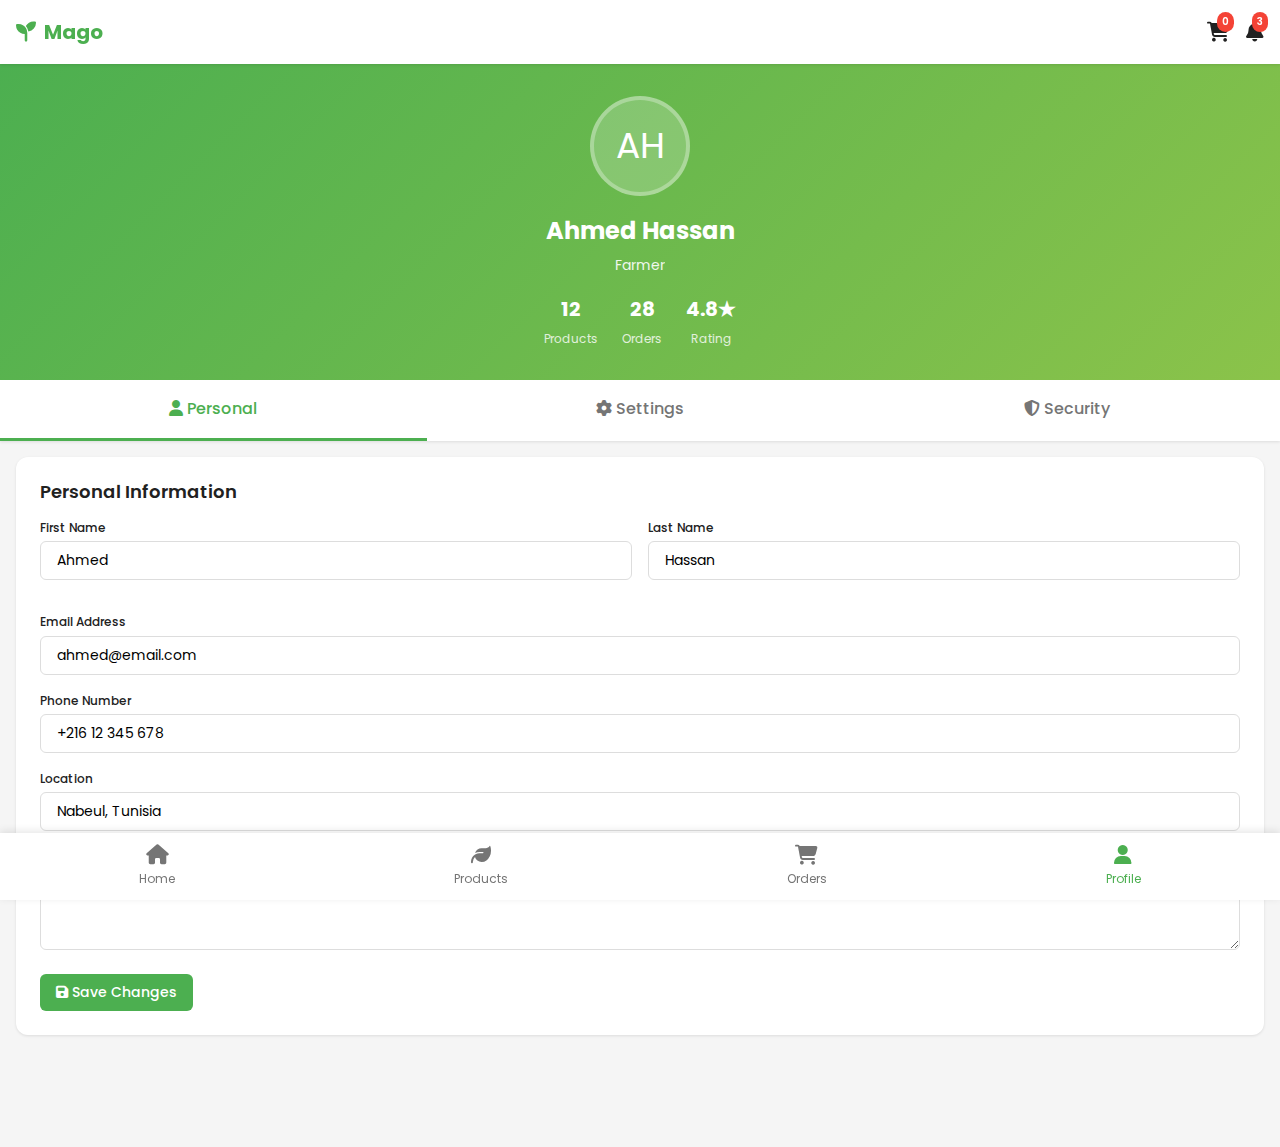
<file: profile.html>
<!DOCTYPE html>
<html lang="en">
<head>
    <meta charset="UTF-8">
    <meta name="viewport" content="width=device-width, initial-scale=1.0">
    <title>Profile & Settings - Mago</title>
    <link rel="stylesheet" href="https://cdnjs.cloudflare.com/ajax/libs/font-awesome/6.4.0/css/all.min.css">
    <link href="https://fonts.googleapis.com/css2?family=Poppins:wght@300;400;500;600;700&display=swap" rel="stylesheet">
    <link rel="stylesheet" href="css/root.css">
    <link rel="stylesheet" href="css/utilities.css">
    <link rel="stylesheet" href="css/style.css">
    <style>
        /* Profile-specific styles */
        .profile-header {
            background: linear-gradient(135deg, var(--color-primary) 0%, var(--color-secondary) 100%);
            color: #fff;
            padding: var(--spacing-xl) var(--spacing-md);
            text-align: center;
            position: relative;
        }
        
        .profile-avatar {
            width: 100px;
            height: 100px;
            border-radius: 50%;
            background: rgba(255,255,255,0.2);
            display: flex;
            align-items: center;
            justify-content: center;
            font-size: 36px;
            margin: 0 auto var(--spacing-md);
            border: 4px solid rgba(255,255,255,0.3);
        }
        
        .profile-name {
            font-size: var(--font-size-2xl);
            font-weight: 700;
            margin-bottom: var(--spacing-xs);
        }
        
        .profile-role {
            font-size: var(--font-size-base);
            opacity: 0.9;
            margin-bottom: var(--spacing-sm);
        }
        
        .profile-stats {
            display: flex;
            justify-content: center;
            gap: var(--spacing-lg);
            margin-top: var(--spacing-md);
        }
        
        .profile-stat {
            text-align: center;
        }
        
        .profile-stat-value {
            font-size: var(--font-size-xl);
            font-weight: 700;
            margin-bottom: var(--spacing-xs);
        }
        
        .profile-stat-label {
            font-size: var(--font-size-sm);
            opacity: 0.8;
        }
        
        .profile-tabs {
            display: flex;
            background: var(--color-surface);
            box-shadow: var(--shadow-sm);
            overflow-x: auto;
        }
        
        .profile-tab {
            flex: 1;
            padding: var(--spacing-md);
            text-align: center;
            cursor: pointer;
            border-bottom: 3px solid transparent;
            font-weight: 500;
            color: var(--color-muted);
            transition: all var(--transition-normal);
            white-space: nowrap;
        }
        
        .profile-tab.active {
            color: var(--color-primary);
            border-bottom-color: var(--color-primary);
        }
        
        .profile-tab:hover {
            color: var(--color-primary);
        }
        
        .profile-content {
            padding: var(--spacing-md);
        }
        
        .profile-tab-content {
            display: none;
        }
        
        .profile-tab-content.active {
            display: block;
        }
        
        .profile-section {
            background: var(--color-surface);
            border-radius: var(--radius-md);
            padding: var(--spacing-lg);
            margin-bottom: var(--spacing-md);
            box-shadow: var(--shadow-sm);
        }
        
        .section-title {
            font-size: var(--font-size-lg);
            font-weight: 600;
            margin-bottom: var(--spacing-md);
            color: var(--color-text);
        }
        
        .form-row {
            display: grid;
            grid-template-columns: 1fr;
            gap: var(--spacing-md);
            margin-bottom: var(--spacing-md);
        }
        
        .form-group {
            margin-bottom: var(--spacing-md);
        }
        
        .form-label {
            display: block;
            font-weight: 500;
            margin-bottom: var(--spacing-xs);
            font-size: var(--font-size-sm);
            color: var(--color-text);
        }
        
        .form-input, .form-select, .form-textarea {
            width: 100%;
            padding: var(--spacing-sm) var(--spacing-md);
            border: 1px solid #ddd;
            border-radius: var(--radius-sm);
            font-family: var(--font-primary);
            font-size: var(--font-size-base);
            transition: border-color var(--transition-fast);
            background: var(--color-surface);
        }
        
        .form-input:focus, .form-select:focus, .form-textarea:focus {
            outline: none;
            border-color: var(--color-primary);
            box-shadow: 0 0 0 3px rgba(76, 175, 80, 0.1);
        }
        
        .form-textarea {
            resize: vertical;
            min-height: 80px;
        }
        
        .toggle-switch {
            position: relative;
            display: inline-block;
            width: 50px;
            height: 24px;
        }
        
        .toggle-switch input {
            opacity: 0;
            width: 0;
            height: 0;
        }
        
        .slider {
            position: absolute;
            cursor: pointer;
            top: 0;
            left: 0;
            right: 0;
            bottom: 0;
            background-color: #ccc;
            transition: var(--transition-normal);
            border-radius: 24px;
        }
        
        .slider:before {
            position: absolute;
            content: "";
            height: 18px;
            width: 18px;
            left: 3px;
            bottom: 3px;
            background-color: white;
            transition: var(--transition-normal);
            border-radius: 50%;
        }
        
        input:checked + .slider {
            background-color: var(--color-primary);
        }
        
        input:checked + .slider:before {
            transform: translateX(26px);
        }
        
        .settings-item {
            display: flex;
            justify-content: space-between;
            align-items: center;
            padding: var(--spacing-md) 0;
            border-bottom: 1px solid var(--color-bg);
        }
        
        .settings-item:last-child {
            border-bottom: none;
        }
        
        .settings-info {
            flex: 1;
        }
        
        .settings-title {
            font-weight: 600;
            margin-bottom: var(--spacing-xs);
        }
        
        .settings-desc {
            font-size: var(--font-size-sm);
            color: var(--color-muted);
        }
        
        .language-selector {
            display: flex;
            gap: var(--spacing-sm);
        }
        
        .language-option {
            padding: var(--spacing-xs) var(--spacing-sm);
            border-radius: var(--radius-sm);
            cursor: pointer;
            transition: all var(--transition-fast);
            border: 2px solid transparent;
        }
        
        .language-option.active {
            background: var(--color-primary);
            color: #fff;
        }
        
        .language-option:hover {
            border-color: var(--color-primary);
        }
        
        .danger-zone {
            background: #FFEBEE;
            border: 1px solid #FFCDD2;
            border-radius: var(--radius-md);
            padding: var(--spacing-lg);
            margin-top: var(--spacing-lg);
        }
        
        .danger-zone h3 {
            color: var(--color-danger);
            margin-bottom: var(--spacing-sm);
        }
        
        .danger-zone p {
            color: var(--color-muted);
            font-size: var(--font-size-sm);
            margin-bottom: var(--spacing-md);
        }
        
        @media (min-width: 768px) {
            .form-row {
                grid-template-columns: repeat(2, 1fr);
            }
        }
    </style>
</head>
<body>
    <!-- Header -->
    <header class="header">
        <nav class="nav">
            <div class="logo">
                <i class="fas fa-seedling"></i> Mago
            </div>
            <div class="flex items-center gap-md">
                <a href="cart.html" class="notification-icon" style="text-decoration: none; color: inherit;">
                    <i class="fas fa-shopping-cart"></i>
                    <span class="notification-badge">0</span>
                </a>
                <a href="notifications.html" class="notification-icon" style="text-decoration: none; color: inherit;">
                    <i class="fas fa-bell"></i>
                    <span class="notification-badge">3</span>
                </a>
            </div>
        </nav>
    </header>

    <!-- Profile Header -->
    <div class="profile-header">
        <div class="profile-avatar">AH</div>
        <div class="profile-name">Ahmed Hassan</div>
        <div class="profile-role">Farmer</div>
        <div class="profile-stats">
            <div class="profile-stat">
                <div class="profile-stat-value">12</div>
                <div class="profile-stat-label">Products</div>
            </div>
            <div class="profile-stat">
                <div class="profile-stat-value">28</div>
                <div class="profile-stat-label">Orders</div>
            </div>
            <div class="profile-stat">
                <div class="profile-stat-value">4.8★</div>
                <div class="profile-stat-label">Rating</div>
            </div>
        </div>
    </div>

    <!-- Profile Tabs -->
    <div class="profile-tabs">
        <div class="profile-tab active" onclick="switchProfileTab(0)">
            <i class="fas fa-user"></i> Personal
        </div>
        <div class="profile-tab" onclick="switchProfileTab(1)">
            <i class="fas fa-cog"></i> Settings
        </div>
        <div class="profile-tab" onclick="switchProfileTab(2)">
            <i class="fas fa-shield-alt"></i> Security
        </div>
    </div>

    <!-- Tab Content: Personal Information -->
    <div class="profile-content">
        <div class="profile-tab-content active" id="profile-personal">
            <div class="profile-section">
                <h3 class="section-title">Personal Information</h3>
                <form>
                    <div class="form-row">
                        <div class="form-group">
                            <label class="form-label">First Name</label>
                            <input type="text" class="form-input" value="Ahmed" placeholder="Enter your first name">
                        </div>
                        <div class="form-group">
                            <label class="form-label">Last Name</label>
                            <input type="text" class="form-input" value="Hassan" placeholder="Enter your last name">
                        </div>
                    </div>
                    <div class="form-group">
                        <label class="form-label">Email Address</label>
                        <input type="email" class="form-input" value="ahmed@email.com" placeholder="Enter your email">
                    </div>
                    <div class="form-group">
                        <label class="form-label">Phone Number</label>
                        <input type="tel" class="form-input" value="+216 12 345 678" placeholder="Enter your phone number">
                    </div>
                    <div class="form-group">
                        <label class="form-label">Location</label>
                        <input type="text" class="form-input" value="Nabeul, Tunisia" placeholder="Enter your location">
                    </div>
                    <div class="form-group">
                        <label class="form-label">Bio</label>
                        <textarea class="form-textarea" placeholder="Tell us about yourself...">Experienced farmer with 15 years of organic farming. Specializing in tomatoes, olives, and citrus fruits. Committed to sustainable agriculture practices.</textarea>
                    </div>
                    <button type="button" class="btn btn-primary" onclick="savePersonalInfo()">
                        <i class="fas fa-save"></i> Save Changes
                    </button>
                </form>
            </div>
        </div>

        <!-- Tab Content: Settings -->
        <div class="profile-tab-content" id="profile-settings">
            <div class="profile-section">
                <h3 class="section-title">Preferences</h3>
                <div class="settings-item">
                    <div class="settings-info">
                        <div class="settings-title">Email Notifications</div>
                        <div class="settings-desc">Receive email updates about orders and messages</div>
                    </div>
                    <label class="toggle-switch">
                        <input type="checkbox" checked>
                        <span class="slider"></span>
                    </label>
                </div>
                <div class="settings-item">
                    <div class="settings-info">
                        <div class="settings-title">Push Notifications</div>
                        <div class="settings-desc">Receive push notifications on your device</div>
                    </div>
                    <label class="toggle-switch">
                        <input type="checkbox" checked>
                        <span class="slider"></span>
                    </label>
                </div>
                <div class="settings-item">
                    <div class="settings-info">
                        <div class="settings-title">SMS Notifications</div>
                        <div class="settings-desc">Receive SMS for important updates</div>
                    </div>
                    <label class="toggle-switch">
                        <input type="checkbox">
                        <span class="slider"></span>
                    </label>
                </div>
            </div>

            <div class="profile-section">
                <h3 class="section-title">Active Profile</h3>
                <div class="form-group">
                    <label class="form-label">Select Your Role</label>
                    <div class="language-selector" id="profileSelector">
                        <div class="language-option active" data-profile="farmer" onclick="selectProfile('farmer')">
                            <i class="fas fa-tractor"></i> Farmer
                        </div>
                        <div class="language-option" data-profile="vendor" onclick="selectProfile('vendor')">
                            <i class="fas fa-store"></i> Vendor
                        </div>
                        <div class="language-option" data-profile="transporter" onclick="selectProfile('transporter')">
                            <i class="fas fa-truck"></i> Transporter
                        </div>
                    </div>
                    <p style="font-size: var(--font-size-sm); color: var(--color-muted); margin-top: var(--spacing-sm);">
                        Switch between profiles to view role-specific content and manage your activities.
                    </p>
                </div>
            </div>

            <div class="profile-section">
                <h3 class="section-title">Language & Region</h3>
                <div class="form-group">
                    <label class="form-label">Language</label>
                    <div class="language-selector">
                        <div class="language-option active">English</div>
                        <div class="language-option">Français</div>
                        <div class="language-option">العربية</div>
                    </div>
                </div>
                <div class="form-group">
                    <label class="form-label">Currency</label>
                    <select class="form-select">
                        <option>TND - Tunisian Dinar</option>
                        <option>USD - US Dollar</option>
                        <option>EUR - Euro</option>
                    </select>
                </div>
                <div class="form-group">
                    <label class="form-label">Time Zone</label>
                    <select class="form-select">
                        <option>Africa/Tunis (GMT+1)</option>
                        <option>UTC (GMT+0)</option>
                    </select>
                </div>
            </div>

            <div class="profile-section">
                <h3 class="section-title">Privacy</h3>
                <div class="settings-item">
                    <div class="settings-info">
                        <div class="settings-title">Profile Visibility</div>
                        <div class="settings-desc">Make your profile visible to other users</div>
                    </div>
                    <label class="toggle-switch">
                        <input type="checkbox" checked>
                        <span class="slider"></span>
                    </label>
                </div>
                <div class="settings-item">
                    <div class="settings-info">
                        <div class="settings-title">Location Sharing</div>
                        <div class="settings-desc">Share your location for better delivery estimates</div>
                    </div>
                    <label class="toggle-switch">
                        <input type="checkbox" checked>
                        <span class="slider"></span>
                    </label>
                </div>
            </div>
        </div>

        <!-- Tab Content: Security -->
        <div class="profile-tab-content" id="profile-security">
            <div class="profile-section">
                <h3 class="section-title">Change Password</h3>
                <form>
                    <div class="form-group">
                        <label class="form-label">Current Password</label>
                        <input type="password" class="form-input" placeholder="Enter current password">
                    </div>
                    <div class="form-group">
                        <label class="form-label">New Password</label>
                        <input type="password" class="form-input" placeholder="Enter new password">
                    </div>
                    <div class="form-group">
                        <label class="form-label">Confirm New Password</label>
                        <input type="password" class="form-input" placeholder="Confirm new password">
                    </div>
                    <button type="button" class="btn btn-primary" onclick="changePassword()">
                        <i class="fas fa-key"></i> Change Password
                    </button>
                </form>
            </div>

            <div class="profile-section">
                <h3 class="section-title">Two-Factor Authentication</h3>
                <div class="settings-item">
                    <div class="settings-info">
                        <div class="settings-title">Enable 2FA</div>
                        <div class="settings-desc">Add an extra layer of security to your account</div>
                    </div>
                    <label class="toggle-switch">
                        <input type="checkbox">
                        <span class="slider"></span>
                    </label>
                </div>
                <button type="button" class="btn btn-outline" onclick="setup2FA()">
                    <i class="fas fa-mobile-alt"></i> Setup 2FA
                </button>
            </div>

            <div class="profile-section">
                <h3 class="section-title">Login Activity</h3>
                <div class="settings-item">
                    <div class="settings-info">
                        <div class="settings-title">Current Session</div>
                        <div class="settings-desc">Mobile App - Oct 23, 2025 10:30 AM</div>
                    </div>
                    <button class="btn btn-outline btn-sm" onclick="logoutSession()">
                        <i class="fas fa-sign-out-alt"></i> Logout
                    </button>
                </div>
                <div class="settings-item">
                    <div class="settings-info">
                        <div class="settings-title">Previous Session</div>
                        <div class="settings-desc">Web Browser - Oct 22, 2025 8:15 PM</div>
                    </div>
                </div>
            </div>

            <div class="danger-zone">
                <h3><i class="fas fa-exclamation-triangle"></i> Danger Zone</h3>
                <p>These actions are irreversible. Please proceed with caution.</p>
                <button type="button" class="btn btn-danger" onclick="deleteAccount()">
                    <i class="fas fa-trash"></i> Delete Account
                </button>
            </div>
        </div>
    </div>

    <!-- Footer Navigation -->
    <nav class="footer-nav">
        <a href="index.html" class="nav-item">
            <i class="fas fa-home"></i>
            <span>Home</span>
        </a>
        <a href="vendor.html" class="nav-item">
            <i class="fas fa-leaf"></i>
            <span>Products</span>
        </a>
        <a href="orders.html" class="nav-item">
            <i class="fas fa-shopping-cart"></i>
            <span>Orders</span>
        </a>
        <a href="profile.html" class="nav-item active">
            <i class="fas fa-user"></i>
            <span>Profile</span>
        </a>
    </nav>

    <script>
        function switchProfileTab(index) {
            // Remove active class from all tabs
            const tabs = document.querySelectorAll('.profile-tab');
            tabs.forEach(tab => tab.classList.remove('active'));
            
            // Remove active class from all tab content
            const tabContents = document.querySelectorAll('.profile-tab-content');
            tabContents.forEach(content => content.classList.remove('active'));
            
            // Add active class to selected tab
            if (tabs[index]) {
                tabs[index].classList.add('active');
            }
            
            // Add active class to corresponding tab content
            if (tabContents[index]) {
                tabContents[index].classList.add('active');
            }
        }
        
        function savePersonalInfo() {
            alert('Personal information saved successfully!');
        }

        function changePassword() {
            alert('Password changed successfully!');
        }

        function setup2FA() {
            alert('Two-factor authentication setup would open here');
        }

        function logoutSession() {
            if (confirm('Logout from this session?')) {
                alert('Session logged out successfully!');
            }
        }

        function deleteAccount() {
            if (confirm('Are you sure you want to delete your account? This action cannot be undone.')) {
                if (confirm('This will permanently delete all your data. Are you absolutely sure?')) {
                    alert('Account deletion initiated. You will receive a confirmation email.');
                }
            }
        }

        // Language selector
        document.querySelectorAll('.language-option').forEach(option => {
            option.addEventListener('click', function() {
                document.querySelectorAll('.language-option').forEach(o => o.classList.remove('active'));
                this.classList.add('active');
            });
        });

        // Toggle switches
        document.querySelectorAll('.toggle-switch input').forEach(toggle => {
            toggle.addEventListener('change', function() {
                const setting = this.closest('.settings-item').querySelector('.settings-title').textContent;
                const status = this.checked ? 'enabled' : 'disabled';
                console.log(`${setting} ${status}`);
            });
        });

        // Update cart badge
        function updateCartBadge() {
            const cart = JSON.parse(localStorage.getItem('cart') || '{}');
            const totalItems = Object.values(cart).reduce((sum, item) => sum + item.quantity, 0);
            const badge = document.querySelector('.notification-badge');
            if (badge) {
                badge.textContent = totalItems;
            }
        }

        // Profile selection system - THIS IS THE ONLY PLACE PROFILE SHOULD BE CHANGED
        function selectProfile(profile, showAlert = true) {
            // Update active state
            document.querySelectorAll('#profileSelector .language-option').forEach(option => {
                option.classList.remove('active');
            });
            document.querySelector(`[data-profile="${profile}"]`).classList.add('active');
            
            // Store selected profile in localStorage
            // This is the ONLY place where profile should be changed after initial setup
            localStorage.setItem('selectedProfile', profile);
            
            // Update profile header
            updateProfileHeader(profile);
            
            // Re-render footer to reflect new profile
            renderFooterNavigation('profile');
            
            // Show confirmation only if explicitly requested
            if (showAlert) {
                alert(`Profile switched to ${profile.charAt(0).toUpperCase() + profile.slice(1)}. Pages will now show ${profile}-specific content.`);
            }
            
            // Dispatch a custom event to notify other pages (if needed)
            window.dispatchEvent(new CustomEvent('profileChanged', { detail: { profile } }));
        }

        function updateProfileHeader(profile) {
            const profileRole = document.querySelector('.profile-role');
            if (profileRole) {
                const roleNames = {
                    farmer: 'Farmer',
                    vendor: 'Vendor',
                    transporter: 'Transporter'
                };
                profileRole.textContent = roleNames[profile] || 'Farmer';
            }
        }

        function loadSelectedProfile() {
            const selectedProfile = localStorage.getItem('selectedProfile') || 'farmer';
            // Don't show alert on initial load - just update UI
            const activeOption = document.querySelector(`[data-profile="${selectedProfile}"]`);
            if (activeOption) {
                document.querySelectorAll('#profileSelector .language-option').forEach(option => {
                    option.classList.remove('active');
                });
                activeOption.classList.add('active');
                updateProfileHeader(selectedProfile);
            }
        }

        // Render footer navigation based on profile
        function renderFooterNavigation(currentPage = '') {
            const footerNav = document.getElementById('footerNav');
            if (!footerNav) return;
            
            const selectedProfile = localStorage.getItem('selectedProfile') || 'farmer';
            
            let footerHTML = '';
            
            if (selectedProfile === 'farmer') {
                // Farmer footer: Home, Products, Orders, Profile
                footerHTML = `
                    <a href="index.html" class="nav-item ${currentPage === 'home' ? 'active' : ''}">
                        <i class="fas fa-home"></i>
                        <span>Home</span>
                    </a>
                    <a href="farmer.html" class="nav-item ${currentPage === 'products' ? 'active' : ''}">
                        <i class="fas fa-leaf"></i>
                        <span>Products</span>
                    </a>
                    <a href="orders.html" class="nav-item ${currentPage === 'orders' ? 'active' : ''}">
                        <i class="fas fa-shopping-cart"></i>
                        <span>Orders</span>
                    </a>
                    <a href="profile.html" class="nav-item ${currentPage === 'profile' ? 'active' : ''}">
                        <i class="fas fa-user"></i>
                        <span>Profile</span>
                    </a>
                `;
            } else if (selectedProfile === 'vendor') {
                // Vendor footer: Home, Products, Orders, Profile
                footerHTML = `
                    <a href="index.html" class="nav-item ${currentPage === 'home' ? 'active' : ''}">
                        <i class="fas fa-home"></i>
                        <span>Home</span>
                    </a>
                    <a href="vendor.html" class="nav-item ${currentPage === 'products' ? 'active' : ''}">
                        <i class="fas fa-leaf"></i>
                        <span>Products</span>
                    </a>
                    <a href="orders.html" class="nav-item ${currentPage === 'orders' ? 'active' : ''}">
                        <i class="fas fa-shopping-cart"></i>
                        <span>Orders</span>
                    </a>
                    <a href="profile.html" class="nav-item ${currentPage === 'profile' ? 'active' : ''}">
                        <i class="fas fa-user"></i>
                        <span>Profile</span>
                    </a>
                `;
            } else if (selectedProfile === 'transporter') {
                // Transporter footer: Home, Deliveries, Orders, Profile
                footerHTML = `
                    <a href="index.html" class="nav-item ${currentPage === 'home' ? 'active' : ''}">
                        <i class="fas fa-home"></i>
                        <span>Home</span>
                    </a>
                    <a href="transporter.html" class="nav-item ${currentPage === 'deliveries' ? 'active' : ''}">
                        <i class="fas fa-truck"></i>
                        <span>Deliveries</span>
                    </a>
                    <a href="orders.html" class="nav-item ${currentPage === 'orders' ? 'active' : ''}">
                        <i class="fas fa-shopping-cart"></i>
                        <span>Orders</span>
                    </a>
                    <a href="profile.html" class="nav-item ${currentPage === 'profile' ? 'active' : ''}">
                        <i class="fas fa-user"></i>
                        <span>Profile</span>
                    </a>
                `;
            } else {
                // Default footer (farmer)
                footerHTML = `
                    <a href="index.html" class="nav-item ${currentPage === 'home' ? 'active' : ''}">
                        <i class="fas fa-home"></i>
                        <span>Home</span>
                    </a>
                    <a href="farmer.html" class="nav-item ${currentPage === 'products' ? 'active' : ''}">
                        <i class="fas fa-leaf"></i>
                        <span>Products</span>
                    </a>
                    <a href="orders.html" class="nav-item ${currentPage === 'orders' ? 'active' : ''}">
                        <i class="fas fa-shopping-cart"></i>
                        <span>Orders</span>
                    </a>
                    <a href="profile.html" class="nav-item ${currentPage === 'profile' ? 'active' : ''}">
                        <i class="fas fa-user"></i>
                        <span>Profile</span>
                    </a>
                `;
            }
            
            footerNav.innerHTML = footerHTML;
        }

        // Initialize everything on page load
        document.addEventListener('DOMContentLoaded', function() {
            // Initialize tabs - ensure only first tab is visible
            const tabs = document.querySelectorAll('.profile-tab');
            const tabContents = document.querySelectorAll('.profile-tab-content');
            
            // Remove active from all tabs and content
            tabs.forEach(tab => tab.classList.remove('active'));
            tabContents.forEach(content => content.classList.remove('active'));
            
            // Activate first tab (Personal)
            if (tabs[0]) tabs[0].classList.add('active');
            if (tabContents[0]) tabContents[0].classList.add('active');
            
            // Update cart badge
            updateCartBadge();
            
            // Load selected profile
            if (typeof loadSelectedProfile === 'function') {
                loadSelectedProfile();
            }
            
            // Render footer based on profile
            if (typeof renderFooterNavigation === 'function') {
                renderFooterNavigation('profile');
            }
        });
        
        // Re-render footer when profile changes
        window.addEventListener('storage', function(e) {
            if (e.key === 'selectedProfile') {
                renderFooterNavigation('profile');
                loadSelectedProfile();
            }
        });
    </script>
</body>
</html>
</file>
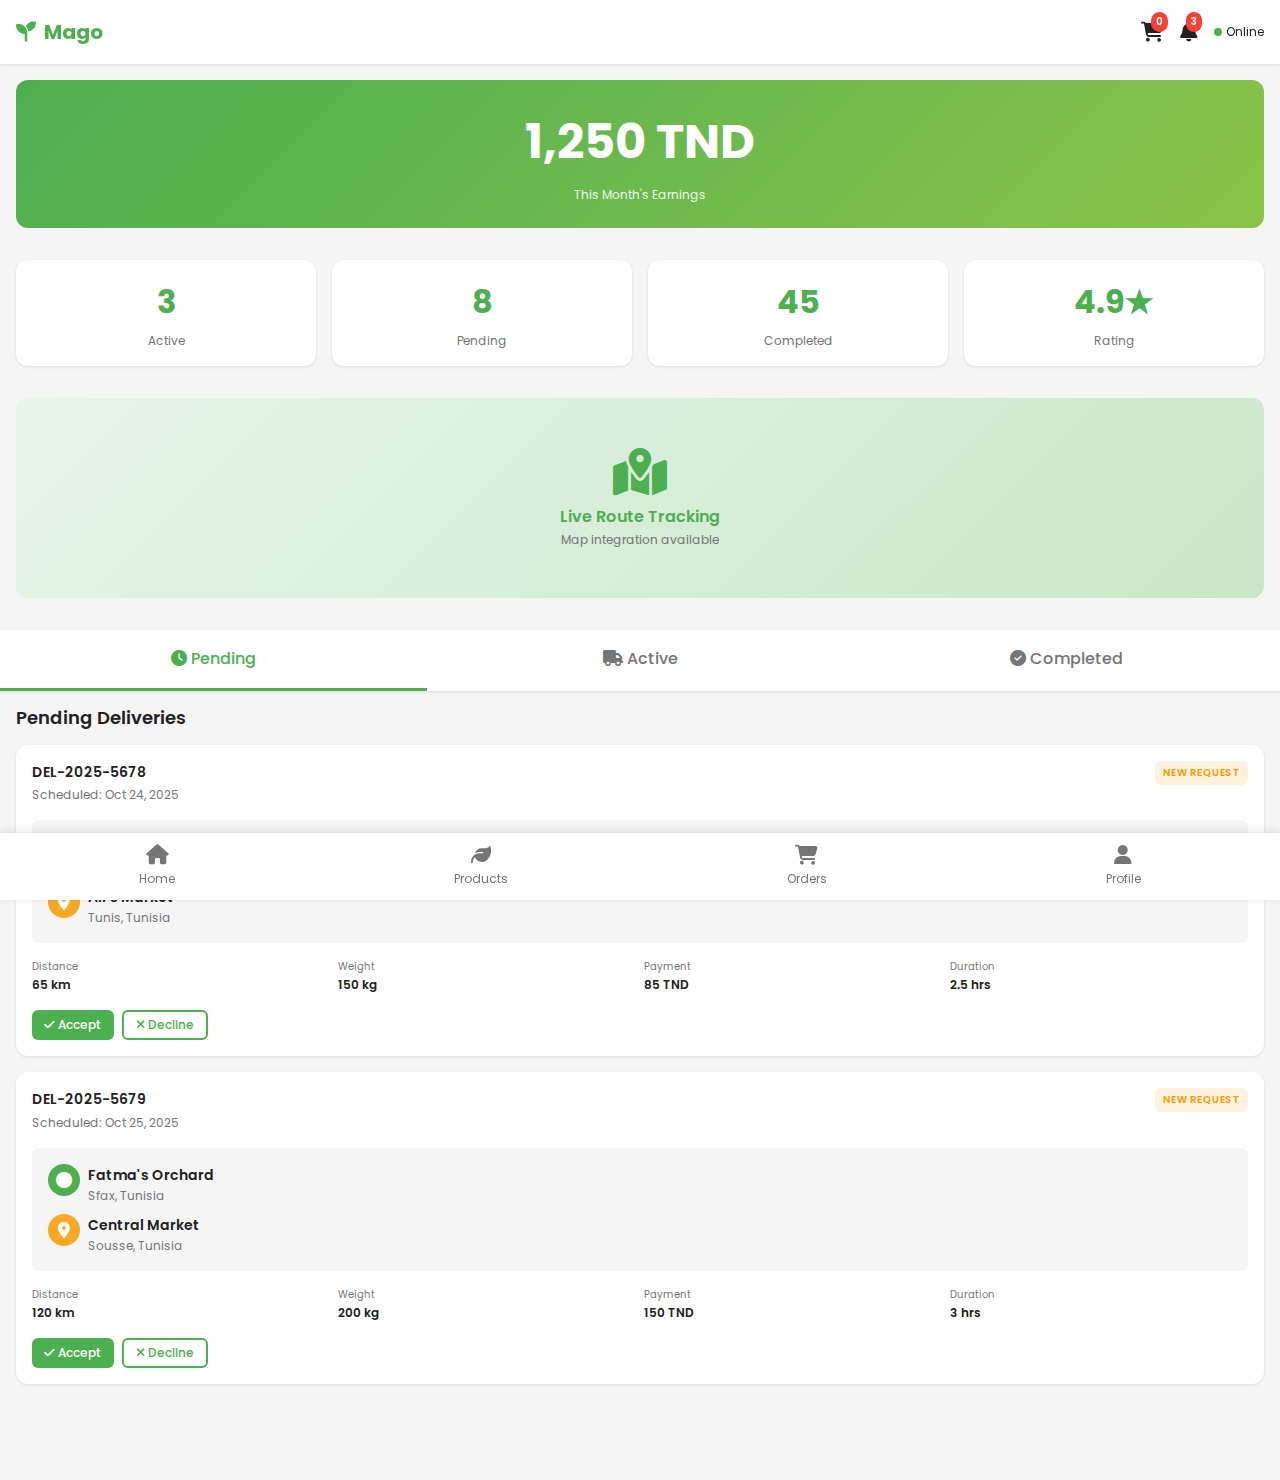
<file: transporter.html>
<!DOCTYPE html>
<html lang="en">
<head>
    <meta charset="UTF-8">
    <meta name="viewport" content="width=device-width, initial-scale=1.0">
    <title>Transporter Dashboard - Mago</title>
    <link rel="stylesheet" href="https://cdnjs.cloudflare.com/ajax/libs/font-awesome/6.4.0/css/all.min.css">
    <link href="https://fonts.googleapis.com/css2?family=Poppins:wght@300;400;500;600;700&display=swap" rel="stylesheet">
    <link rel="stylesheet" href="css/root.css">
    <link rel="stylesheet" href="css/utilities.css">
    <link rel="stylesheet" href="css/style.css">
    <style>
        /* Transporter-specific styles */
        .deliveries-list {
            padding: 0 var(--spacing-md);
        }
        
        .delivery-card {
            background: var(--color-surface);
            border-radius: var(--radius-md);
            padding: var(--spacing-md);
            margin-bottom: var(--spacing-md);
            box-shadow: var(--shadow-sm);
            transition: all var(--transition-normal);
        }
        
        .delivery-card:hover {
            transform: translateY(-2px);
            box-shadow: var(--shadow-md);
        }
        
        .delivery-header {
            display: flex;
            justify-content: space-between;
            align-items: start;
            margin-bottom: var(--spacing-md);
        }
        
        .delivery-id {
            font-weight: 600;
            font-size: var(--font-size-base);
        }
        
        .delivery-date {
            font-size: var(--font-size-sm);
            color: var(--color-muted);
            margin-top: 2px;
        }
        
        .delivery-route {
            background: var(--color-bg);
            border-radius: var(--radius-sm);
            padding: var(--spacing-md);
            margin-bottom: var(--spacing-md);
        }
        
        .route-item {
            display: flex;
            align-items: start;
            gap: var(--spacing-sm);
            margin-bottom: var(--spacing-sm);
        }
        
        .route-item:last-child {
            margin-bottom: 0;
        }
        
        .route-icon {
            width: 32px;
            height: 32px;
            background: var(--color-primary);
            border-radius: 50%;
            display: flex;
            align-items: center;
            justify-content: center;
            color: #fff;
            flex-shrink: 0;
        }
        
        .route-icon.destination {
            background: var(--color-accent);
        }
        
        .route-info {
            flex: 1;
        }
        
        .route-location {
            font-weight: 600;
            font-size: var(--font-size-base);
        }
        
        .route-address {
            font-size: var(--font-size-sm);
            color: var(--color-muted);
        }
        
        .delivery-details {
            display: grid;
            grid-template-columns: 1fr 1fr;
            gap: var(--spacing-sm);
            margin-bottom: var(--spacing-md);
            font-size: var(--font-size-sm);
        }
        
        .detail-item {
            display: flex;
            flex-direction: column;
        }
        
        .detail-label {
            color: var(--color-muted);
            font-size: var(--font-size-xs);
        }
        
        .detail-value {
            font-weight: 600;
        }
        
        .delivery-actions {
            display: flex;
            gap: var(--spacing-sm);
        }
        
        .map-section {
            padding: var(--spacing-md);
        }
        
        .map-placeholder {
            width: 100%;
            height: 200px;
            background: linear-gradient(135deg, #E8F5E9 0%, #C8E6C9 100%);
            border-radius: var(--radius-md);
            display: flex;
            flex-direction: column;
            align-items: center;
            justify-content: center;
            color: var(--color-primary);
            margin-bottom: var(--spacing-md);
        }
        
        .map-placeholder i {
            font-size: 48px;
            margin-bottom: var(--spacing-sm);
        }
        
        .status-indicator {
            display: flex;
            align-items: center;
            gap: var(--spacing-xs);
            font-size: var(--font-size-sm);
        }
        
        .status-dot {
            width: 8px;
            height: 8px;
            border-radius: 50%;
            background: var(--color-muted);
        }
        
        .status-dot.active {
            background: var(--color-success);
            animation: pulse 2s infinite;
        }
        
        .status-dot.pending {
            background: var(--color-warning);
        }
        
        @keyframes pulse {
            0% { opacity: 1; }
            50% { opacity: 0.5; }
            100% { opacity: 1; }
        }
        
        .earnings-card {
            background: linear-gradient(135deg, var(--color-primary) 0%, var(--color-secondary) 100%);
            color: #fff;
            border-radius: var(--radius-md);
            padding: var(--spacing-lg);
            margin: var(--spacing-md);
            text-align: center;
        }
        
        .earnings-amount {
            font-size: var(--font-size-4xl);
            font-weight: 700;
            margin-bottom: var(--spacing-xs);
        }
        
        .earnings-label {
            font-size: var(--font-size-sm);
            opacity: 0.9;
        }
        
        @media (min-width: 768px) {
            .delivery-details {
                grid-template-columns: repeat(4, 1fr);
            }
        }
    </style>
</head>
<body>
    <!-- Header -->
    <header class="header">
        <nav class="nav">
            <div class="logo">
                <i class="fas fa-seedling"></i> Mago
            </div>
            <div class="flex items-center gap-md">
                <a href="cart.html" class="notification-icon" style="text-decoration: none; color: inherit;">
                    <i class="fas fa-shopping-cart"></i>
                    <span class="notification-badge">0</span>
                </a>
                <a href="notifications.html" class="notification-icon" style="text-decoration: none; color: inherit;">
                    <i class="fas fa-bell"></i>
                    <span class="notification-badge">7</span>
                </a>
                <div class="status-indicator">
                    <div class="status-dot active"></div>
                    <span>Online</span>
                </div>
            </div>
        </nav>
    </header>

    <!-- Earnings Card -->
    <div class="earnings-card">
        <div class="earnings-amount">1,250 TND</div>
        <div class="earnings-label">This Month's Earnings</div>
    </div>

    <!-- Stats Grid -->
    <div class="stats-grid">
        <div class="stat-card">
            <div class="stat-value">3</div>
            <div class="stat-label">Active</div>
        </div>
        <div class="stat-card">
            <div class="stat-value">8</div>
            <div class="stat-label">Pending</div>
        </div>
        <div class="stat-card">
            <div class="stat-value">45</div>
            <div class="stat-label">Completed</div>
        </div>
        <div class="stat-card">
            <div class="stat-value">4.9★</div>
            <div class="stat-label">Rating</div>
        </div>
    </div>

    <!-- Map Section -->
    <div class="map-section">
        <div class="map-placeholder">
            <i class="fas fa-map-marked-alt"></i>
            <div class="font-semibold">Live Route Tracking</div>
            <div class="text-sm text-muted">Map integration available</div>
        </div>
    </div>

    <!-- Tabs -->
    <div class="tabs">
        <div class="tab active" onclick="switchTab(0)">
            <i class="fas fa-clock"></i> Pending
        </div>
        <div class="tab" onclick="switchTab(1)">
            <i class="fas fa-truck"></i> Active
        </div>
        <div class="tab" onclick="switchTab(2)">
            <i class="fas fa-check-circle"></i> Completed
        </div>
    </div>

    <!-- Tab Content: Pending Deliveries -->
    <div class="tab-content active" id="tab-pending">
        <div class="section-header">
            <h2 class="section-title">Pending Deliveries</h2>
        </div>
        <div class="deliveries-list">
            <div class="delivery-card">
                <div class="delivery-header">
                    <div>
                        <div class="delivery-id">DEL-2025-5678</div>
                        <div class="delivery-date">Scheduled: Oct 24, 2025</div>
                    </div>
                    <span class="badge badge-pending">New Request</span>
                </div>
                <div class="delivery-route">
                    <div class="route-item">
                        <div class="route-icon">
                            <i class="fas fa-circle"></i>
                        </div>
                        <div class="route-info">
                            <div class="route-location">Ahmed's Farm</div>
                            <div class="route-address">Nabeul, Tunisia</div>
                        </div>
                    </div>
                    <div class="route-item">
                        <div class="route-icon destination">
                            <i class="fas fa-map-marker-alt"></i>
                        </div>
                        <div class="route-info">
                            <div class="route-location">Ali's Market</div>
                            <div class="route-address">Tunis, Tunisia</div>
                        </div>
                    </div>
                </div>
                <div class="delivery-details">
                    <div class="detail-item">
                        <div class="detail-label">Distance</div>
                        <div class="detail-value">65 km</div>
                    </div>
                    <div class="detail-item">
                        <div class="detail-label">Weight</div>
                        <div class="detail-value">150 kg</div>
                    </div>
                    <div class="detail-item">
                        <div class="detail-label">Payment</div>
                        <div class="detail-value">85 TND</div>
                    </div>
                    <div class="detail-item">
                        <div class="detail-label">Duration</div>
                        <div class="detail-value">2.5 hrs</div>
                    </div>
                </div>
                <div class="delivery-actions">
                    <button class="btn btn-primary btn-sm" onclick="acceptDelivery('DEL-2025-5678')">
                        <i class="fas fa-check"></i> Accept
                    </button>
                    <button class="btn btn-outline btn-sm" onclick="declineDelivery('DEL-2025-5678')">
                        <i class="fas fa-times"></i> Decline
                    </button>
                </div>
            </div>

            <div class="delivery-card">
                <div class="delivery-header">
                    <div>
                        <div class="delivery-id">DEL-2025-5679</div>
                        <div class="delivery-date">Scheduled: Oct 25, 2025</div>
                    </div>
                    <span class="badge badge-pending">New Request</span>
                </div>
                <div class="delivery-route">
                    <div class="route-item">
                        <div class="route-icon">
                            <i class="fas fa-circle"></i>
                        </div>
                        <div class="route-info">
                            <div class="route-location">Fatma's Orchard</div>
                            <div class="route-address">Sfax, Tunisia</div>
                        </div>
                    </div>
                    <div class="route-item">
                        <div class="route-icon destination">
                            <i class="fas fa-map-marker-alt"></i>
                        </div>
                        <div class="route-info">
                            <div class="route-location">Central Market</div>
                            <div class="route-address">Sousse, Tunisia</div>
                        </div>
                    </div>
                </div>
                <div class="delivery-details">
                    <div class="detail-item">
                        <div class="detail-label">Distance</div>
                        <div class="detail-value">120 km</div>
                    </div>
                    <div class="detail-item">
                        <div class="detail-label">Weight</div>
                        <div class="detail-value">200 kg</div>
                    </div>
                    <div class="detail-item">
                        <div class="detail-label">Payment</div>
                        <div class="detail-value">150 TND</div>
                    </div>
                    <div class="detail-item">
                        <div class="detail-label">Duration</div>
                        <div class="detail-value">3 hrs</div>
                    </div>
                </div>
                <div class="delivery-actions">
                    <button class="btn btn-primary btn-sm" onclick="acceptDelivery('DEL-2025-5679')">
                        <i class="fas fa-check"></i> Accept
                    </button>
                    <button class="btn btn-outline btn-sm" onclick="declineDelivery('DEL-2025-5679')">
                        <i class="fas fa-times"></i> Decline
                    </button>
                </div>
            </div>
        </div>
    </div>

    <!-- Tab Content: Active Deliveries -->
    <div class="tab-content" id="tab-active">
        <div class="section-header">
            <h2 class="section-title">Active Deliveries</h2>
        </div>
        <div class="deliveries-list">
            <div class="delivery-card">
                <div class="delivery-header">
                    <div>
                        <div class="delivery-id">DEL-2025-5456</div>
                        <div class="delivery-date">Started: Oct 23, 2025</div>
                    </div>
                    <span class="badge badge-active">In Progress</span>
                </div>
                <div class="delivery-route">
                    <div class="route-item">
                        <div class="route-icon">
                            <i class="fas fa-circle"></i>
                        </div>
                        <div class="route-info">
                            <div class="route-location">Mohamed's Field</div>
                            <div class="route-address">Kairouan, Tunisia</div>
                        </div>
                    </div>
                    <div class="route-item">
                        <div class="route-icon destination">
                            <i class="fas fa-map-marker-alt"></i>
                        </div>
                        <div class="route-info">
                            <div class="route-location">Fresh Market</div>
                            <div class="route-address">Monastir, Tunisia</div>
                        </div>
                    </div>
                </div>
                <div class="delivery-details">
                    <div class="detail-item">
                        <div class="detail-label">Distance</div>
                        <div class="detail-value">45 km</div>
                    </div>
                    <div class="detail-item">
                        <div class="detail-label">Weight</div>
                        <div class="detail-value">100 kg</div>
                    </div>
                    <div class="detail-item">
                        <div class="detail-label">Payment</div>
                        <div class="detail-value">60 TND</div>
                    </div>
                    <div class="detail-item">
                        <div class="detail-label">Progress</div>
                        <div class="detail-value">65%</div>
                    </div>
                </div>
                <div class="delivery-actions">
                    <button class="btn btn-success btn-sm" onclick="markDelivered('DEL-2025-5456')">
                        <i class="fas fa-check-circle"></i> Mark Delivered
                    </button>
                    <button class="btn btn-outline btn-sm" onclick="viewRoute('DEL-2025-5456')">
                        <i class="fas fa-route"></i> View Route
                    </button>
                </div>
            </div>

            <div class="delivery-card">
                <div class="delivery-header">
                    <div>
                        <div class="delivery-id">DEL-2025-5457</div>
                        <div class="delivery-date">Started: Oct 23, 2025</div>
                    </div>
                    <span class="badge badge-active">In Progress</span>
                </div>
                <div class="delivery-route">
                    <div class="route-item">
                        <div class="route-icon">
                            <i class="fas fa-circle"></i>
                        </div>
                        <div class="route-info">
                            <div class="route-location">Salah's Farm</div>
                            <div class="route-address">Jendouba, Tunisia</div>
                        </div>
                    </div>
                    <div class="route-item">
                        <div class="route-icon destination">
                            <i class="fas fa-map-marker-alt"></i>
                        </div>
                        <div class="route-info">
                            <div class="route-location">Wholesale Market</div>
                            <div class="route-address">Bizerte, Tunisia</div>
                        </div>
                    </div>
                </div>
                <div class="delivery-details">
                    <div class="detail-item">
                        <div class="detail-label">Distance</div>
                        <div class="detail-value">80 km</div>
                    </div>
                    <div class="detail-item">
                        <div class="detail-label">Weight</div>
                        <div class="detail-value">180 kg</div>
                    </div>
                    <div class="detail-item">
                        <div class="detail-label">Payment</div>
                        <div class="detail-value">120 TND</div>
                    </div>
                    <div class="detail-item">
                        <div class="detail-label">Progress</div>
                        <div class="detail-value">30%</div>
                    </div>
                </div>
                <div class="delivery-actions">
                    <button class="btn btn-success btn-sm" onclick="markDelivered('DEL-2025-5457')">
                        <i class="fas fa-check-circle"></i> Mark Delivered
                    </button>
                    <button class="btn btn-outline btn-sm" onclick="viewRoute('DEL-2025-5457')">
                        <i class="fas fa-route"></i> View Route
                    </button>
                </div>
            </div>
        </div>
    </div>

    <!-- Tab Content: Completed Deliveries -->
    <div class="tab-content" id="tab-completed">
        <div class="section-header">
            <h2 class="section-title">Completed Deliveries</h2>
        </div>
        <div class="deliveries-list">
            <div class="delivery-card">
                <div class="delivery-header">
                    <div>
                        <div class="delivery-id">DEL-2025-5234</div>
                        <div class="delivery-date">Completed: Oct 22, 2025</div>
                    </div>
                    <span class="badge badge-completed">Delivered</span>
                </div>
                <div class="delivery-route">
                    <div class="route-item">
                        <div class="route-icon">
                            <i class="fas fa-circle"></i>
                        </div>
                        <div class="route-info">
                            <div class="route-location">Nadia's Grove</div>
                            <div class="route-address">Monastir, Tunisia</div>
                        </div>
                    </div>
                    <div class="route-item">
                        <div class="route-icon destination">
                            <i class="fas fa-map-marker-alt"></i>
                        </div>
                        <div class="route-info">
                            <div class="route-location">City Market</div>
                            <div class="route-address">Tunis, Tunisia</div>
                        </div>
                    </div>
                </div>
                <div class="delivery-details">
                    <div class="detail-item">
                        <div class="detail-label">Distance</div>
                        <div class="detail-value">140 km</div>
                    </div>
                    <div class="detail-item">
                        <div class="detail-label">Weight</div>
                        <div class="detail-value">250 kg</div>
                    </div>
                    <div class="detail-item">
                        <div class="detail-label">Payment</div>
                        <div class="detail-value">180 TND</div>
                    </div>
                    <div class="detail-item">
                        <div class="detail-label">Rating</div>
                        <div class="detail-value">★★★★★</div>
                    </div>
                </div>
                <div class="delivery-actions">
                    <button class="btn btn-outline btn-sm" onclick="viewDetails('DEL-2025-5234')">
                        <i class="fas fa-eye"></i> View Details
                    </button>
                </div>
            </div>

            <div class="delivery-card">
                <div class="delivery-header">
                    <div>
                        <div class="delivery-id">DEL-2025-5123</div>
                        <div class="delivery-date">Completed: Oct 20, 2025</div>
                    </div>
                    <span class="badge badge-completed">Delivered</span>
                </div>
                <div class="delivery-route">
                    <div class="route-item">
                        <div class="route-icon">
                            <i class="fas fa-circle"></i>
                        </div>
                        <div class="route-info">
                            <div class="route-location">Ahmed's Farm</div>
                            <div class="route-address">Nabeul, Tunisia</div>
                        </div>
                    </div>
                    <div class="route-item">
                        <div class="route-icon destination">
                            <i class="fas fa-map-marker-alt"></i>
                        </div>
                        <div class="route-info">
                            <div class="route-location">Local Market</div>
                            <div class="route-address">Hammamet, Tunisia</div>
                        </div>
                    </div>
                </div>
                <div class="delivery-details">
                    <div class="detail-item">
                        <div class="detail-label">Distance</div>
                        <div class="detail-value">25 km</div>
                    </div>
                    <div class="detail-item">
                        <div class="detail-label">Weight</div>
                        <div class="detail-value">80 kg</div>
                    </div>
                    <div class="detail-item">
                        <div class="detail-label">Payment</div>
                        <div class="detail-value">45 TND</div>
                    </div>
                    <div class="detail-item">
                        <div class="detail-label">Rating</div>
                        <div class="detail-value">★★★★☆</div>
                    </div>
                </div>
                <div class="delivery-actions">
                    <button class="btn btn-outline btn-sm" onclick="viewDetails('DEL-2025-5123')">
                        <i class="fas fa-eye"></i> View Details
                    </button>
                </div>
            </div>
        </div>
    </div>

    <!-- Footer Navigation -->
    <nav class="footer-nav" id="footerNav">
        <!-- Footer will be dynamically generated based on profile -->
    </nav>

    <script>
        function switchTab(index) {
            // Remove active class from all tabs and content
            document.querySelectorAll('.tab').forEach(tab => tab.classList.remove('active'));
            document.querySelectorAll('.tab-content').forEach(content => content.classList.remove('active'));
            
            // Add active class to selected tab and content
            document.querySelectorAll('.tab')[index].classList.add('active');
            document.querySelectorAll('.tab-content')[index].classList.add('active');
        }

        function acceptDelivery(deliveryId) {
            if (confirm('Accept this delivery request?')) {
                alert(`Delivery ${deliveryId} accepted!`);
                // Here you would update the UI and send request to backend
                switchTab(1); // Switch to active tab
            }
        }

        function declineDelivery(deliveryId) {
            if (confirm('Decline this delivery request?')) {
                alert(`Delivery ${deliveryId} declined.`);
                // Here you would update the UI and send request to backend
            }
        }

        function markDelivered(deliveryId) {
            if (confirm('Mark this delivery as completed?')) {
                alert(`Delivery ${deliveryId} marked as delivered!`);
                // Here you would update the UI and send request to backend
                switchTab(2); // Switch to completed tab
            }
        }

        function viewRoute(deliveryId) {
            alert(`Opening route for delivery ${deliveryId}...`);
            // Here you would open a map or route planning interface
        }

        function viewDetails(deliveryId) {
            alert(`Showing details for delivery ${deliveryId}...`);
            // Here you would show detailed information about the delivery
        }

        // Auto-refresh for active deliveries (simulate real-time updates)
        setInterval(() => {
            // This would typically fetch updates from the server
            console.log('Checking for delivery updates...');
        }, 30000); // Check every 30 seconds

        // Update cart badge
        function updateCartBadge() {
            const cart = JSON.parse(localStorage.getItem('cart') || '{}');
            const totalItems = Object.values(cart).reduce((sum, item) => sum + item.quantity, 0);
            const badge = document.querySelector('.notification-badge');
            if (badge) {
                badge.textContent = totalItems;
            }
        }

        // Update notification badge based on profile
        function updateNotificationBadge() {
            const selectedProfile = localStorage.getItem('selectedProfile') || 'transporter';
            const notificationBadge = document.querySelectorAll('.notification-badge')[1]; // Bell icon badge
            if (notificationBadge) {
                const notificationCounts = {
                    farmer: 3,
                    vendor: 5,
                    transporter: 7,
                    admin: 12
                };
                notificationBadge.textContent = notificationCounts[selectedProfile] || 0;
            }
        }

        // Render footer navigation based on profile
        function renderFooterNavigation(currentPage = '') {
            const footerNav = document.getElementById('footerNav');
            if (!footerNav) return;
            
            const selectedProfile = localStorage.getItem('selectedProfile') || 'transporter';
            
            let footerHTML = '';
            
            if (selectedProfile === 'farmer') {
                // Farmer footer: Home, Products, Orders, Profile
                footerHTML = `
                    <a href="index.html" class="nav-item ${currentPage === 'home' ? 'active' : ''}">
                        <i class="fas fa-home"></i>
                        <span>Home</span>
                    </a>
                    <a href="farmer.html" class="nav-item ${currentPage === 'products' ? 'active' : ''}">
                        <i class="fas fa-leaf"></i>
                        <span>Products</span>
                    </a>
                    <a href="orders.html" class="nav-item ${currentPage === 'orders' ? 'active' : ''}">
                        <i class="fas fa-shopping-cart"></i>
                        <span>Orders</span>
                    </a>
                    <a href="profile.html" class="nav-item ${currentPage === 'profile' ? 'active' : ''}">
                        <i class="fas fa-user"></i>
                        <span>Profile</span>
                    </a>
                `;
            } else if (selectedProfile === 'vendor') {
                // Vendor footer: Home, Products, Orders, Profile
                footerHTML = `
                    <a href="index.html" class="nav-item ${currentPage === 'home' ? 'active' : ''}">
                        <i class="fas fa-home"></i>
                        <span>Home</span>
                    </a>
                    <a href="vendor.html" class="nav-item ${currentPage === 'products' ? 'active' : ''}">
                        <i class="fas fa-leaf"></i>
                        <span>Products</span>
                    </a>
                    <a href="orders.html" class="nav-item ${currentPage === 'orders' ? 'active' : ''}">
                        <i class="fas fa-shopping-cart"></i>
                        <span>Orders</span>
                    </a>
                    <a href="profile.html" class="nav-item ${currentPage === 'profile' ? 'active' : ''}">
                        <i class="fas fa-user"></i>
                        <span>Profile</span>
                    </a>
                `;
            } else if (selectedProfile === 'transporter') {
                // Transporter footer: Home, Deliveries, Orders, Profile
                footerHTML = `
                    <a href="index.html" class="nav-item ${currentPage === 'home' ? 'active' : ''}">
                        <i class="fas fa-home"></i>
                        <span>Home</span>
                    </a>
                    <a href="transporter.html" class="nav-item ${currentPage === 'deliveries' ? 'active' : ''}">
                        <i class="fas fa-truck"></i>
                        <span>Deliveries</span>
                    </a>
                    <a href="orders.html" class="nav-item ${currentPage === 'orders' ? 'active' : ''}">
                        <i class="fas fa-shopping-cart"></i>
                        <span>Orders</span>
                    </a>
                    <a href="profile.html" class="nav-item ${currentPage === 'profile' ? 'active' : ''}">
                        <i class="fas fa-user"></i>
                        <span>Profile</span>
                    </a>
                `;
            } else {
                // Default footer (transporter)
                footerHTML = `
                    <a href="index.html" class="nav-item ${currentPage === 'home' ? 'active' : ''}">
                        <i class="fas fa-home"></i>
                        <span>Home</span>
                    </a>
                    <a href="transporter.html" class="nav-item ${currentPage === 'deliveries' ? 'active' : ''}">
                        <i class="fas fa-truck"></i>
                        <span>Deliveries</span>
                    </a>
                    <a href="orders.html" class="nav-item ${currentPage === 'orders' ? 'active' : ''}">
                        <i class="fas fa-shopping-cart"></i>
                        <span>Orders</span>
                    </a>
                    <a href="profile.html" class="nav-item ${currentPage === 'profile' ? 'active' : ''}">
                        <i class="fas fa-user"></i>
                        <span>Profile</span>
                    </a>
                `;
            }
            
            footerNav.innerHTML = footerHTML;
        }

        // Initialize cart badge on page load
        document.addEventListener('DOMContentLoaded', function() {
            updateCartBadge();
            updateNotificationBadge();
            // Render footer based on profile
            renderFooterNavigation('deliveries');
        });
        
        // Re-render footer when profile changes
        window.addEventListener('storage', function(e) {
            if (e.key === 'selectedProfile') {
                renderFooterNavigation('deliveries');
                updateNotificationBadge();
            }
        });
    </script>
</body>
</html>
</file>
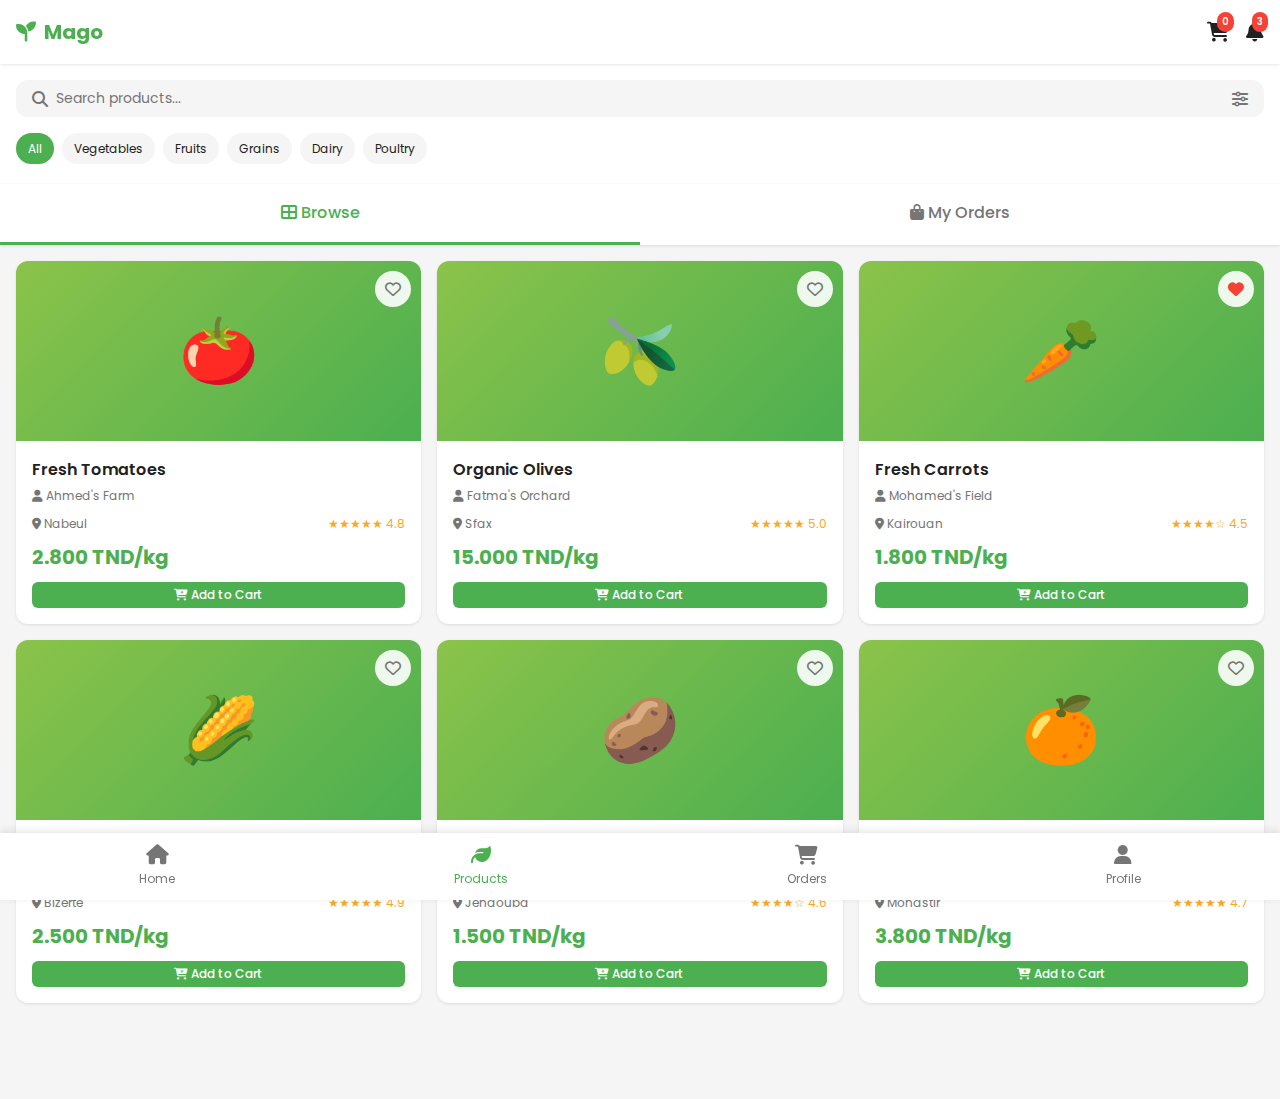
<file: vendor.html>
<!DOCTYPE html>
<html lang="en">
<head>
    <meta charset="UTF-8">
    <meta name="viewport" content="width=device-width, initial-scale=1.0">
    <title>Vendor Dashboard - Mago</title>
    <link rel="stylesheet" href="https://cdnjs.cloudflare.com/ajax/libs/font-awesome/6.4.0/css/all.min.css">
    <link href="https://fonts.googleapis.com/css2?family=Poppins:wght@300;400;500;600;700&display=swap" rel="stylesheet">
    <link rel="stylesheet" href="css/root.css">
    <link rel="stylesheet" href="css/utilities.css">
    <link rel="stylesheet" href="css/style.css">
    <style>
        /* Vendor-specific styles */
        .search-container {
            padding: var(--spacing-md);
            background: var(--color-surface);
            box-shadow: var(--shadow-sm);
        }
        
        .search-bar {
            display: flex;
            align-items: center;
            background: var(--color-bg);
            border-radius: var(--radius-md);
            padding: var(--spacing-sm) var(--spacing-md);
            gap: var(--spacing-sm);
        }
        
        .search-input {
            flex: 1;
            border: none;
            background: none;
            font-family: var(--font-primary);
            font-size: var(--font-size-base);
            outline: none;
        }
        
        .filter-chips {
            display: flex;
            gap: var(--spacing-sm);
            margin-top: var(--spacing-md);
            overflow-x: auto;
            padding-bottom: var(--spacing-xs);
        }
        
        .filter-chips::-webkit-scrollbar {
            height: 4px;
        }
        
        .chip {
            padding: 6px 12px;
            border-radius: 20px;
            background: var(--color-bg);
            font-size: var(--font-size-sm);
            white-space: nowrap;
            cursor: pointer;
            transition: all var(--transition-normal);
        }
        
        .chip.active {
            background: var(--color-primary);
            color: #fff;
        }
        
        .products-grid {
            padding: var(--spacing-md);
            display: grid;
            grid-template-columns: 1fr;
            gap: var(--spacing-md);
        }
        
        .product-card {
            background: var(--color-surface);
            border-radius: var(--radius-md);
            overflow: hidden;
            box-shadow: var(--shadow-sm);
            cursor: pointer;
            transition: all var(--transition-normal);
        }
        
        .product-card:hover {
            transform: translateY(-4px);
            box-shadow: var(--shadow-md);
        }
        
        .product-image {
            width: 100%;
            height: 180px;
            background: linear-gradient(135deg, #8BC34A 0%, #4CAF50 100%);
            display: flex;
            align-items: center;
            justify-content: center;
            font-size: 64px;
            position: relative;
        }
        
        .wishlist-btn {
            position: absolute;
            top: 10px;
            right: 10px;
            background: rgba(255,255,255,0.9);
            border-radius: 50%;
            width: 36px;
            height: 36px;
            display: flex;
            align-items: center;
            justify-content: center;
            cursor: pointer;
            transition: all var(--transition-fast);
        }

        .wishlist-btn i {
            color: var(--color-muted);
            font-size: 16px;
        }
        
        .wishlist-btn:hover {
            background: var(--color-danger);
            color: #fff;
        }
        
        .product-content {
            padding: var(--spacing-md);
        }
        
        .product-title {
            font-weight: 600;
            font-size: var(--font-size-md);
            margin-bottom: var(--spacing-xs);
        }
        
        .product-farmer {
            font-size: var(--font-size-sm);
            color: var(--color-muted);
            margin-bottom: var(--spacing-sm);
        }
        
        .product-meta {
            display: flex;
            justify-content: space-between;
            align-items: center;
            font-size: var(--font-size-sm);
            color: var(--color-muted);
            margin-bottom: var(--spacing-sm);
        }
        
        .product-price {
            font-size: var(--font-size-xl);
            font-weight: 700;
            color: var(--color-primary);
            margin-bottom: var(--spacing-sm);
        }
        
        .rating {
            color: var(--color-accent);
        }
        
        .modal {
            display: none;
            position: fixed;
            top: 0;
            left: 0;
            right: 0;
            bottom: 0;
            background: rgba(0,0,0,0.5);
            z-index: var(--z-modal);
            align-items: flex-end;
            justify-content: center;
        }
        
        .modal.active {
            display: flex;
        }
        
        .modal-content {
            background: var(--color-surface);
            border-radius: var(--radius-lg) var(--radius-lg) 0 0;
            width: 100%;
            max-height: 90vh;
            overflow-y: auto;
            animation: slideUp 0.3s ease;
        }
        
        @keyframes slideUp {
            from { transform: translateY(100%); }
            to { transform: translateY(0); }
        }
        
        .modal-header {
            position: relative;
            height: 250px;
            background: linear-gradient(135deg, #8BC34A 0%, #4CAF50 100%);
            display: flex;
            align-items: center;
            justify-content: center;
            font-size: 100px;
        }
        
        .close-modal {
            position: absolute;
            top: 15px;
            right: 15px;
            background: rgba(255,255,255,0.9);
            border-radius: 50%;
            width: 36px;
            height: 36px;
            display: flex;
            align-items: center;
            justify-content: center;
            cursor: pointer;
        }
        
        .modal-body {
            padding: var(--spacing-lg);
        }
        
        .modal-title {
            font-size: var(--font-size-2xl);
            font-weight: 700;
            margin-bottom: var(--spacing-sm);
        }
        
        .modal-farmer {
            display: flex;
            align-items: center;
            gap: var(--spacing-sm);
            margin-bottom: var(--spacing-md);
            padding-bottom: var(--spacing-md);
            border-bottom: 1px solid var(--color-bg);
        }
        
        .farmer-avatar {
            width: 40px;
            height: 40px;
            border-radius: 50%;
            background: var(--color-primary);
            color: #fff;
            display: flex;
            align-items: center;
            justify-content: center;
            font-weight: 600;
        }
        
        .info-row {
            display: flex;
            justify-content: space-between;
            margin-bottom: var(--spacing-md);
        }
        
        .info-label {
            color: var(--color-muted);
            font-size: var(--font-size-base);
        }
        
        .info-value {
            font-weight: 600;
        }
        
        .description {
            margin: var(--spacing-lg) 0;
            line-height: 1.8;
        }
        
        .modal-actions {
            display: flex;
            gap: var(--spacing-md);
            margin-top: var(--spacing-lg);
        }
        
        .orders-list {
            padding: var(--spacing-md);
        }
        
        .order-card {
            background: var(--color-surface);
            border-radius: var(--radius-md);
            padding: var(--spacing-md);
            margin-bottom: var(--spacing-md);
            box-shadow: var(--shadow-sm);
        }
        
        .order-header {
            display: flex;
            justify-content: space-between;
            align-items: center;
            margin-bottom: var(--spacing-md);
        }
        
        .order-id {
            font-weight: 600;
            font-size: var(--font-size-base);
        }
        
        .order-items {
            margin-bottom: var(--spacing-md);
        }
        
        .order-item {
            display: flex;
            align-items: center;
            gap: var(--spacing-sm);
            padding: var(--spacing-sm) 0;
            font-size: var(--font-size-base);
        }
        
        .order-footer {
            display: flex;
            justify-content: space-between;
            align-items: center;
            padding-top: var(--spacing-md);
            border-top: 1px solid var(--color-bg);
        }
        
        .order-total {
            font-size: var(--font-size-lg);
            font-weight: 700;
            color: var(--color-primary);
        }
        
        @media (min-width: 768px) {
            .products-grid {
                grid-template-columns: repeat(2, 1fr);
            }
            .modal-content {
                border-radius: var(--radius-lg);
                max-width: 600px;
                max-height: 90vh;
            }
            .modal {
                align-items: center;
            }
        }
        
        @media (min-width: 1024px) {
            .products-grid {
                grid-template-columns: repeat(3, 1fr);
            }
        }
    </style>
</head>
<body>
    <!-- Header -->
    <header class="header">
        <nav class="nav">
            <div class="logo">
                <i class="fas fa-seedling"></i> Mago
            </div>
            <div class="flex items-center gap-md">
                <a href="cart.html" class="notification-icon" style="text-decoration: none; color: inherit;">
                    <i class="fas fa-shopping-cart"></i>
                    <span class="notification-badge">2</span>
                </a>
                <a href="notifications.html" class="notification-icon" style="text-decoration: none; color: inherit;">
                    <i class="fas fa-bell"></i>
                    <span class="notification-badge">5</span>
                </a>
            </div>
        </nav>
    </header>

    <!-- Search Container -->
    <div class="search-container">
        <div class="search-bar">
            <i class="fas fa-search" style="color: var(--color-muted);"></i>
            <input type="text" class="search-input" placeholder="Search products...">
            <i class="fas fa-sliders-h" style="color: var(--color-muted); cursor: pointer;"></i>
        </div>
        <div class="filter-chips">
            <div class="chip active">All</div>
            <div class="chip">Vegetables</div>
            <div class="chip">Fruits</div>
            <div class="chip">Grains</div>
            <div class="chip">Dairy</div>
            <div class="chip">Poultry</div>
        </div>
    </div>

    <!-- Tabs -->
    <div class="tabs">
        <div class="tab active" onclick="switchTab(0)">
            <i class="fas fa-th-large"></i> Browse
        </div>
        <div class="tab" onclick="switchTab(1)">
            <i class="fas fa-shopping-bag"></i> My Orders
        </div>
    </div>

    <!-- Tab Content: Browse Products -->
    <div class="tab-content active" id="tab-browse">
        <div class="products-grid">
            <div class="product-card" onclick="openProductDetail()">
                <div class="product-image">
                    🍅
                    <div class="wishlist-btn">
                        <i class="far fa-heart"></i>
                    </div>
                </div>
                <div class="product-content">
                    <div class="product-title">Fresh Tomatoes</div>
                    <div class="product-farmer"><i class="fas fa-user"></i> Ahmed's Farm</div>
                    <div class="product-meta">
                        <span><i class="fas fa-map-marker-alt"></i> Nabeul</span>
                        <span class="rating">★★★★★ 4.8</span>
                    </div>
                    <div class="product-price">2.800 TND/kg</div>
                    <button class="btn btn-primary btn-block btn-sm" onclick="event.stopPropagation(); addToCart('tomatoes', 2.8, 'Fresh Tomatoes')">
                        <i class="fas fa-cart-plus"></i> Add to Cart
                    </button>
                </div>
            </div>

            <div class="product-card" onclick="openProductDetail()">
                <div class="product-image">
                    🫒
                    <div class="wishlist-btn">
                        <i class="far fa-heart"></i>
                    </div>
                </div>
                <div class="product-content">
                    <div class="product-title">Organic Olives</div>
                    <div class="product-farmer"><i class="fas fa-user"></i> Fatma's Orchard</div>
                    <div class="product-meta">
                        <span><i class="fas fa-map-marker-alt"></i> Sfax</span>
                        <span class="rating">★★★★★ 5.0</span>
                    </div>
                    <div class="product-price">15.000 TND/kg</div>
                    <button class="btn btn-primary btn-block btn-sm" onclick="event.stopPropagation(); addToCart('olives', 15, 'Organic Olives')">
                        <i class="fas fa-cart-plus"></i> Add to Cart
                    </button>
                </div>
            </div>

            <div class="product-card" onclick="openProductDetail()">
                <div class="product-image">
                    🥕
                    <div class="wishlist-btn">
                        <i class="fas fa-heart" style="color: var(--color-danger);"></i>
                    </div>
                </div>
                <div class="product-content">
                    <div class="product-title">Fresh Carrots</div>
                    <div class="product-farmer"><i class="fas fa-user"></i> Mohamed's Field</div>
                    <div class="product-meta">
                        <span><i class="fas fa-map-marker-alt"></i> Kairouan</span>
                        <span class="rating">★★★★☆ 4.5</span>
                    </div>
                    <div class="product-price">1.800 TND/kg</div>
                    <button class="btn btn-primary btn-block btn-sm" onclick="event.stopPropagation(); addToCart('carrots', 1.8, 'Fresh Carrots')">
                        <i class="fas fa-cart-plus"></i> Add to Cart
                    </button>
                </div>
            </div>

            <div class="product-card" onclick="openProductDetail()">
                <div class="product-image">
                    🌽
                    <div class="wishlist-btn">
                        <i class="far fa-heart"></i>
                    </div>
                </div>
                <div class="product-content">
                    <div class="product-title">Sweet Corn</div>
                    <div class="product-farmer"><i class="fas fa-user"></i> Ali's Farm</div>
                    <div class="product-meta">
                        <span><i class="fas fa-map-marker-alt"></i> Bizerte</span>
                        <span class="rating">★★★★★ 4.9</span>
                    </div>
                    <div class="product-price">2.500 TND/kg</div>
                    <button class="btn btn-primary btn-block btn-sm" onclick="event.stopPropagation(); addToCart('corn', 2.5, 'Sweet Corn')">
                        <i class="fas fa-cart-plus"></i> Add to Cart
                    </button>
                </div>
            </div>

            <div class="product-card" onclick="openProductDetail()">
                <div class="product-image">
                    🥔
                    <div class="wishlist-btn">
                        <i class="far fa-heart"></i>
                    </div>
                </div>
                <div class="product-content">
                    <div class="product-title">Potatoes</div>
                    <div class="product-farmer"><i class="fas fa-user"></i> Salah's Farm</div>
                    <div class="product-meta">
                        <span><i class="fas fa-map-marker-alt"></i> Jendouba</span>
                        <span class="rating">★★★★☆ 4.6</span>
                    </div>
                    <div class="product-price">1.500 TND/kg</div>
                    <button class="btn btn-primary btn-block btn-sm" onclick="event.stopPropagation(); addToCart('potatoes', 1.5, 'Potatoes')">
                        <i class="fas fa-cart-plus"></i> Add to Cart
                    </button>
                </div>
            </div>

            <div class="product-card" onclick="openProductDetail()">
                <div class="product-image">
                    🍊
                    <div class="wishlist-btn">
                        <i class="far fa-heart"></i>
                    </div>
                </div>
                <div class="product-content">
                    <div class="product-title">Citrus Fruits</div>
                    <div class="product-farmer"><i class="fas fa-user"></i> Nadia's Grove</div>
                    <div class="product-meta">
                        <span><i class="fas fa-map-marker-alt"></i> Monastir</span>
                        <span class="rating">★★★★★ 4.7</span>
                    </div>
                    <div class="product-price">3.800 TND/kg</div>
                    <button class="btn btn-primary btn-block btn-sm" onclick="event.stopPropagation(); addToCart('citrus', 3.8, 'Citrus Fruits')">
                        <i class="fas fa-cart-plus"></i> Add to Cart
                    </button>
                </div>
            </div>
        </div>
    </div>

    <!-- Tab Content: My Orders -->
    <div class="tab-content" id="tab-orders">
        <div class="orders-list">
            <div class="order-card">
                <div class="order-header">
                    <div class="order-id">Order #ORD-2025-1234</div>
                    <span class="badge badge-info">In Transit</span>
                </div>
                <div class="order-items">
                    <div class="order-item">
                        🍅 Fresh Tomatoes - 50kg × 2.800 TND = 140 TND
                    </div>
                    <div class="order-item">
                        🥕 Fresh Carrots - 30kg × 1.800 TND = 54 TND
                    </div>
                </div>
                <div class="order-footer">
                    <div>
                        <div style="font-size: var(--font-size-sm); color: var(--color-muted);">Ordered: Oct 20, 2025</div>
                        <div style="font-size: var(--font-size-sm); color: var(--color-muted);">Delivery: Oct 25, 2025</div>
                    </div>
                    <div class="order-total">194 TND</div>
                </div>
            </div>

            <div class="order-card">
                <div class="order-header">
                    <div class="order-id">Order #ORD-2025-1189</div>
                    <span class="badge badge-warning">Processing</span>
                </div>
                <div class="order-items">
                    <div class="order-item">
                        🫒 Organic Olives - 20kg × 15.000 TND = 300 TND
                    </div>
                </div>
                <div class="order-footer">
                    <div>
                        <div style="font-size: var(--font-size-sm); color: var(--color-muted);">Ordered: Oct 22, 2025</div>
                        <div style="font-size: var(--font-size-sm); color: var(--color-muted);">Delivery: Oct 27, 2025</div>
                    </div>
                    <div class="order-total">300 TND</div>
                </div>
            </div>

            <div class="order-card">
                <div class="order-header">
                    <div class="order-id">Order #ORD-2025-1067</div>
                    <span class="badge badge-success">Completed</span>
                </div>
                <div class="order-items">
                    <div class="order-item">
                        🌽 Sweet Corn - 100kg × 2.500 TND = 250 TND
                    </div>
                    <div class="order-item">
                        🥔 Potatoes - 80kg × 1.500 TND = 120 TND
                    </div>
                </div>
                <div class="order-footer">
                    <div>
                        <div style="font-size: var(--font-size-sm); color: var(--color-muted);">Ordered: Oct 15, 2025</div>
                        <div style="font-size: var(--font-size-sm); color: var(--color-muted);">Delivered: Oct 18, 2025</div>
                    </div>
                    <div class="order-total">370 TND</div>
                </div>
            </div>
        </div>
    </div>

    <!-- Product Detail Modal -->
    <div class="modal" id="productModal">
        <div class="modal-content">
            <div class="modal-header">
                🍅
                <div class="close-modal" onclick="closeProductDetail()">
                    <i class="fas fa-times"></i>
                </div>
            </div>
            <div class="modal-body">
                <h2 class="modal-title">Fresh Tomatoes</h2>
                <div class="modal-farmer">
                    <div class="farmer-avatar">AH</div>
                    <div>
                        <div style="font-weight: 600;">Ahmed's Farm</div>
                        <div style="font-size: var(--font-size-sm); color: var(--color-muted);">
                            <span class="rating">★★★★★</span> 4.8 (234 reviews)
                        </div>
                    </div>
                </div>
                <div class="info-row">
                    <span class="info-label">Price</span>
                    <span class="info-value" style="color: var(--color-primary); font-size: var(--font-size-xl);">2.800 TND/kg</span>
                </div>
                <div class="info-row">
                    <span class="info-label">Available</span>
                    <span class="info-value">150kg</span>
                </div>
                <div class="info-row">
                    <span class="info-label">Location</span>
                    <span class="info-value"><i class="fas fa-map-marker-alt"></i> Nabeul, Tunisia</span>
                </div>
                <div class="info-row">
                    <span class="info-label">Category</span>
                    <span class="info-value">Vegetables</span>
                </div>
                <div class="description">
                    <h3 style="font-size: var(--font-size-md); margin-bottom: var(--spacing-sm);">Description</h3>
                    <p style="color: var(--color-muted); font-size: var(--font-size-base);">
                        Premium quality fresh tomatoes grown organically in the fertile lands of Nabeul. 
                        Hand-picked at peak ripeness to ensure maximum flavor and nutritional value. 
                        Perfect for salads, cooking, and processing. Available for immediate delivery.
                    </p>
                </div>
                <div style="padding: var(--spacing-md); background: var(--color-bg); border-radius: var(--radius-md); margin: var(--spacing-md) 0;">
                    <div style="display: flex; align-items: center; gap: var(--spacing-sm); margin-bottom: var(--spacing-sm);">
                        <i class="fas fa-info-circle" style="color: var(--color-primary);"></i>
                        <strong>Delivery Information</strong>
                    </div>
                    <ul style="margin-left: var(--spacing-lg); font-size: var(--font-size-base); color: var(--color-muted);">
                        <li>Fast delivery within 2-3 days</li>
                        <li>Minimum order: 10kg</li>
                        <li>Free delivery on orders over 50kg</li>
                    </ul>
                </div>
                <div class="modal-actions">
                    <button class="btn btn-outline" style="flex: 1;" onclick="toggleWishlist()">
                        <i class="far fa-heart"></i> Save
                    </button>
                    <button class="btn btn-primary" style="flex: 2;" onclick="placeOrder()">
                        <i class="fas fa-shopping-cart"></i> Order Now
                    </button>
                </div>
            </div>
        </div>
    </div>

    <!-- Footer Navigation -->
    <nav class="footer-nav" id="footerNav">
        <!-- Footer will be dynamically generated based on profile -->
    </nav>

    <script>
        function switchTab(index) {
            document.querySelectorAll('.tab').forEach((tab, i) => {
                tab.classList.toggle('active', i === index);
            });
            document.querySelectorAll('.tab-content').forEach((content, i) => {
                content.classList.toggle('active', i === index);
            });
        }

        function openProductDetail() {
            document.getElementById('productModal').classList.add('active');
        }

        function closeProductDetail() {
            document.getElementById('productModal').classList.remove('active');
        }

        function addToCart(productId, price, productName) {
            // Store cart data in localStorage
            let cart = JSON.parse(localStorage.getItem('cart') || '{}');
            
            if (cart[productId]) {
                cart[productId].quantity += 1;
            } else {
                cart[productId] = {
                    name: productName,
                    price: price,
                    quantity: 1
                };
            }
            
            localStorage.setItem('cart', JSON.stringify(cart));
            updateCartBadge();
            alert(`${productName} added to cart!`);
        }

        function updateCartBadge() {
            const cart = JSON.parse(localStorage.getItem('cart') || '{}');
            const totalItems = Object.values(cart).reduce((sum, item) => sum + item.quantity, 0);
            const badge = document.querySelector('.notification-badge');
            if (badge) {
                badge.textContent = totalItems;
            }
        }

        function toggleWishlist() {
            alert('Added to wishlist!');
        }

        function placeOrder() {
            alert('Order placed successfully!');
            closeProductDetail();
        }

        // Close modal on background click
        document.getElementById('productModal').addEventListener('click', function(e) {
            if(e.target === this) {
                closeProductDetail();
            }
        });

        // Filter chips
        document.querySelectorAll('.chip').forEach(chip => {
            chip.addEventListener('click', function() {
                document.querySelectorAll('.chip').forEach(c => c.classList.remove('active'));
                this.classList.add('active');
            });
        });

        // Wishlist toggle
        document.querySelectorAll('.wishlist-btn').forEach(btn => {
            btn.addEventListener('click', function(e) {
                e.stopPropagation();
                const icon = this.querySelector('i');
                icon.classList.toggle('far');
                icon.classList.toggle('fas');
                if(icon.classList.contains('fas')) {
                    icon.style.color = 'var(--color-danger)';
                } else {
                    icon.style.color = '';
                }
            });
        });

        // Handle Products navigation based on profile
        function handleProductsNavigation(event) {
            const selectedProfile = localStorage.getItem('selectedProfile') || 'vendor';
            
            if (selectedProfile === 'farmer') {
                event.preventDefault();
                window.location.href = 'farmer.html';
                return false;
            } else if (selectedProfile === 'vendor') {
                // Stay on vendor.html (default behavior)
                return true;
            } else if (selectedProfile === 'transporter') {
                // Transporter might not have products page
                event.preventDefault();
                alert('Products page not available for transporter profile.');
                return false;
            }
        }

        // Update Products link based on profile
        function updateProductsNavigation() {
            const selectedProfile = localStorage.getItem('selectedProfile') || 'vendor';
            const productsLink = document.getElementById('productsNavLink');
            
            if (productsLink) {
                if (selectedProfile === 'farmer') {
                    productsLink.href = 'farmer.html';
                    productsLink.onclick = null; // Remove onclick, use href
                } else {
                    productsLink.href = '#';
                    productsLink.onclick = handleProductsNavigation;
                }
            }
        }

        // Check profile and filter content
        function checkProfileAndFilter() {
            let selectedProfile = localStorage.getItem('selectedProfile');
            
            // If no profile is set and we're on vendor.html, set it to vendor
            if (!selectedProfile) {
                selectedProfile = 'vendor';
                localStorage.setItem('selectedProfile', selectedProfile);
            }
            
            // Update navigation based on profile
            updateProductsNavigation();
        }

        // Render footer navigation based on profile
        function renderFooterNavigation(currentPage = '') {
            const footerNav = document.getElementById('footerNav');
            if (!footerNav) return;
            
            const selectedProfile = localStorage.getItem('selectedProfile') || 'vendor';
            
            let footerHTML = '';
            
            if (selectedProfile === 'farmer') {
                // Farmer footer: Home, Products, Orders, Profile
                footerHTML = `
                    <a href="index.html" class="nav-item ${currentPage === 'home' ? 'active' : ''}">
                        <i class="fas fa-home"></i>
                        <span>Home</span>
                    </a>
                    <a href="farmer.html" class="nav-item ${currentPage === 'products' ? 'active' : ''}">
                        <i class="fas fa-leaf"></i>
                        <span>Products</span>
                    </a>
                    <a href="orders.html" class="nav-item ${currentPage === 'orders' ? 'active' : ''}">
                        <i class="fas fa-shopping-cart"></i>
                        <span>Orders</span>
                    </a>
                    <a href="profile.html" class="nav-item ${currentPage === 'profile' ? 'active' : ''}">
                        <i class="fas fa-user"></i>
                        <span>Profile</span>
                    </a>
                `;
            } else if (selectedProfile === 'vendor') {
                // Vendor footer: Home, Products, Orders, Profile
                footerHTML = `
                    <a href="index.html" class="nav-item ${currentPage === 'home' ? 'active' : ''}">
                        <i class="fas fa-home"></i>
                        <span>Home</span>
                    </a>
                    <a href="vendor.html" class="nav-item ${currentPage === 'products' ? 'active' : ''}">
                        <i class="fas fa-leaf"></i>
                        <span>Products</span>
                    </a>
                    <a href="orders.html" class="nav-item ${currentPage === 'orders' ? 'active' : ''}">
                        <i class="fas fa-shopping-cart"></i>
                        <span>Orders</span>
                    </a>
                    <a href="profile.html" class="nav-item ${currentPage === 'profile' ? 'active' : ''}">
                        <i class="fas fa-user"></i>
                        <span>Profile</span>
                    </a>
                `;
            } else if (selectedProfile === 'transporter') {
                // Transporter footer: Home, Deliveries, Orders, Profile
                footerHTML = `
                    <a href="index.html" class="nav-item ${currentPage === 'home' ? 'active' : ''}">
                        <i class="fas fa-home"></i>
                        <span>Home</span>
                    </a>
                    <a href="transporter.html" class="nav-item ${currentPage === 'deliveries' ? 'active' : ''}">
                        <i class="fas fa-truck"></i>
                        <span>Deliveries</span>
                    </a>
                    <a href="orders.html" class="nav-item ${currentPage === 'orders' ? 'active' : ''}">
                        <i class="fas fa-shopping-cart"></i>
                        <span>Orders</span>
                    </a>
                    <a href="profile.html" class="nav-item ${currentPage === 'profile' ? 'active' : ''}">
                        <i class="fas fa-user"></i>
                        <span>Profile</span>
                    </a>
                `;
            } else {
                // Default footer (vendor)
                footerHTML = `
                    <a href="index.html" class="nav-item ${currentPage === 'home' ? 'active' : ''}">
                        <i class="fas fa-home"></i>
                        <span>Home</span>
                    </a>
                    <a href="vendor.html" class="nav-item ${currentPage === 'products' ? 'active' : ''}">
                        <i class="fas fa-leaf"></i>
                        <span>Products</span>
                    </a>
                    <a href="orders.html" class="nav-item ${currentPage === 'orders' ? 'active' : ''}">
                        <i class="fas fa-shopping-cart"></i>
                        <span>Orders</span>
                    </a>
                    <a href="profile.html" class="nav-item ${currentPage === 'profile' ? 'active' : ''}">
                        <i class="fas fa-user"></i>
                        <span>Profile</span>
                    </a>
                `;
            }
            
            footerNav.innerHTML = footerHTML;
        }

        // Update notification badge based on profile
        function updateNotificationBadge() {
            const selectedProfile = localStorage.getItem('selectedProfile') || 'vendor';
            const notificationBadge = document.querySelectorAll('.notification-badge')[1]; // Bell icon badge
            if (notificationBadge) {
                const notificationCounts = {
                    farmer: 3,
                    vendor: 5,
                    transporter: 7,
                    admin: 12
                };
                notificationBadge.textContent = notificationCounts[selectedProfile] || 0;
            }
        }

        // Initialize cart badge and profile check on page load
        document.addEventListener('DOMContentLoaded', function() {
            updateCartBadge();
            updateNotificationBadge();
            // Always check profile on page load
            checkProfileAndFilter();
            // Render footer based on profile
            renderFooterNavigation('products');
        });
        
        // Re-render footer when profile changes
        window.addEventListener('storage', function(e) {
            if (e.key === 'selectedProfile') {
                renderFooterNavigation('products');
                checkProfileAndFilter();
                updateNotificationBadge();
            }
        });
        
        // Also check when page becomes visible (when user returns from another tab/page)
        document.addEventListener('visibilitychange', function() {
            if (!document.hidden) {
                checkProfileAndFilter();
            }
        });
        
        // Listen for profile changes from other tabs/windows
        window.addEventListener('storage', function(e) {
            if (e.key === 'selectedProfile') {
                updateProductsNavigation();
                checkProfileAndFilter();
            }
        });
    </script>
</body>
</html>
</file>
<file: css/root.css>
/* Root Variables - Design System */
:root {
    /* Colors */
    --color-primary: #4CAF50;
    --color-secondary: #8BC34A;
    --color-accent: #F9A825;
    --color-bg: #F5F5F5;
    --color-surface: #FFFFFF;
    --color-text: #212121;
    --color-muted: #757575;
    --color-danger: #F44336;
    --color-success: #4CAF50;
    --color-warning: #FF9800;
    --color-info: #2196F3;
    --color-pending: #2196F3;

    /* Border Radius */
    --radius-sm: 6px;
    --radius-md: 12px;
    --radius-lg: 20px;

    /* Shadows */
    --shadow-sm: 0 1px 3px rgba(0,0,0,0.1);
    --shadow-md: 0 3px 8px rgba(0,0,0,0.15);
    --shadow-lg: 0 6px 16px rgba(0,0,0,0.2);

    /* Spacing */
    --spacing-xs: 4px;
    --spacing-sm: 8px;
    --spacing-md: 16px;
    --spacing-lg: 24px;
    --spacing-xl: 32px;

    /* Typography */
    --font-primary: 'Poppins', sans-serif;
    --font-size-xs: 10px;
    --font-size-sm: 12px;
    --font-size-base: 14px;
    --font-size-md: 16px;
    --font-size-lg: 18px;
    --font-size-xl: 20px;
    --font-size-2xl: 24px;
    --font-size-3xl: 32px;
    --font-size-4xl: 48px;

    /* Transitions */
    --transition-fast: 0.2s ease;
    --transition-normal: 0.3s ease;
    --transition-slow: 0.5s ease;

    /* Z-index */
    --z-dropdown: 1000;
    --z-sticky: 1020;
    --z-fixed: 1030;
    --z-modal-backdrop: 1040;
    --z-modal: 1050;
    --z-popover: 1060;
    --z-tooltip: 1070;
}

/* Reset & Base Styles */
* {
    margin: 0;
    padding: 0;
    box-sizing: border-box;
}

html {
    scroll-behavior: smooth;
}

body {
    font-family: var(--font-primary);
    background: var(--color-bg);
    color: var(--color-text);
    line-height: 1.6;
    -webkit-font-smoothing: antialiased;
    -moz-osx-font-smoothing: grayscale;
}

/* Typography */
h1, h2, h3, h4, h5, h6 {
    font-weight: 600;
    line-height: 1.2;
    margin-bottom: var(--spacing-sm);
}

h1 { font-size: var(--font-size-3xl); }
h2 { font-size: var(--font-size-2xl); }
h3 { font-size: var(--font-size-xl); }
h4 { font-size: var(--font-size-lg); }
h5 { font-size: var(--font-size-md); }
h6 { font-size: var(--font-size-base); }

p {
    margin-bottom: var(--spacing-md);
}

a {
    color: var(--color-primary);
    text-decoration: none;
    transition: color var(--transition-fast);
}

a:hover {
    color: var(--color-secondary);
}

/* Focus styles for accessibility */
*:focus {
    outline: 2px solid var(--color-primary);
    outline-offset: 2px;
}

/* Selection styles */
::selection {
    background: var(--color-primary);
    color: #fff;
}

::-moz-selection {
    background: var(--color-primary);
    color: #fff;
}
</file>
<file: css/utilities.css>
/* Utility Classes */

/* Display */
.flex { display: flex; }
.inline-flex { display: inline-flex; }
.grid { display: grid; }
.block { display: block; }
.inline-block { display: inline-block; }
.hidden { display: none; }

/* Flexbox */
.flex-col { flex-direction: column; }
.flex-row { flex-direction: row; }
.flex-wrap { flex-wrap: wrap; }
.flex-nowrap { flex-wrap: nowrap; }
.items-start { align-items: flex-start; }
.items-center { align-items: center; }
.items-end { align-items: flex-end; }
.justify-start { justify-content: flex-start; }
.justify-center { justify-content: center; }
.justify-end { justify-content: flex-end; }
.justify-between { justify-content: space-between; }
.justify-around { justify-content: space-around; }
.justify-evenly { justify-content: space-evenly; }

/* Grid */
.grid-cols-1 { grid-template-columns: repeat(1, 1fr); }
.grid-cols-2 { grid-template-columns: repeat(2, 1fr); }
.grid-cols-3 { grid-template-columns: repeat(3, 1fr); }
.grid-cols-4 { grid-template-columns: repeat(4, 1fr); }
.gap-xs { gap: var(--spacing-xs); }
.gap-sm { gap: var(--spacing-sm); }
.gap-md { gap: var(--spacing-md); }
.gap-lg { gap: var(--spacing-lg); }
.gap-xl { gap: var(--spacing-xl); }

/* Spacing */
.p-0 { padding: 0; }
.p-xs { padding: var(--spacing-xs); }
.p-sm { padding: var(--spacing-sm); }
.p-md { padding: var(--spacing-md); }
.p-lg { padding: var(--spacing-lg); }
.p-xl { padding: var(--spacing-xl); }

.px-0 { padding-left: 0; padding-right: 0; }
.px-xs { padding-left: var(--spacing-xs); padding-right: var(--spacing-xs); }
.px-sm { padding-left: var(--spacing-sm); padding-right: var(--spacing-sm); }
.px-md { padding-left: var(--spacing-md); padding-right: var(--spacing-md); }
.px-lg { padding-left: var(--spacing-lg); padding-right: var(--spacing-lg); }
.px-xl { padding-left: var(--spacing-xl); padding-right: var(--spacing-xl); }

.py-0 { padding-top: 0; padding-bottom: 0; }
.py-xs { padding-top: var(--spacing-xs); padding-bottom: var(--spacing-xs); }
.py-sm { padding-top: var(--spacing-sm); padding-bottom: var(--spacing-sm); }
.py-md { padding-top: var(--spacing-md); padding-bottom: var(--spacing-md); }
.py-lg { padding-top: var(--spacing-lg); padding-bottom: var(--spacing-lg); }
.py-xl { padding-top: var(--spacing-xl); padding-bottom: var(--spacing-xl); }

.m-0 { margin: 0; }
.m-xs { margin: var(--spacing-xs); }
.m-sm { margin: var(--spacing-sm); }
.m-md { margin: var(--spacing-md); }
.m-lg { margin: var(--spacing-lg); }
.m-xl { margin: var(--spacing-xl); }

.mx-auto { margin-left: auto; margin-right: auto; }
.my-auto { margin-top: auto; margin-bottom: auto; }

/* Text */
.text-left { text-align: left; }
.text-center { text-align: center; }
.text-right { text-align: right; }
.text-justify { text-align: justify; }

.text-xs { font-size: var(--font-size-xs); }
.text-sm { font-size: var(--font-size-sm); }
.text-base { font-size: var(--font-size-base); }
.text-md { font-size: var(--font-size-md); }
.text-lg { font-size: var(--font-size-lg); }
.text-xl { font-size: var(--font-size-xl); }
.text-2xl { font-size: var(--font-size-2xl); }
.text-3xl { font-size: var(--font-size-3xl); }
.text-4xl { font-size: var(--font-size-4xl); }

.font-light { font-weight: 300; }
.font-normal { font-weight: 400; }
.font-medium { font-weight: 500; }
.font-semibold { font-weight: 600; }
.font-bold { font-weight: 700; }

.text-primary { color: var(--color-primary); }
.text-secondary { color: var(--color-secondary); }
.text-accent { color: var(--color-accent); }
.text-muted { color: var(--color-muted); }
.text-danger { color: var(--color-danger); }
.text-success { color: var(--color-success); }
.text-warning { color: var(--color-warning); }
.text-info { color: var(--color-info); }
.text-white { color: #fff; }

/* Background */
.bg-primary { background-color: var(--color-primary); }
.bg-secondary { background-color: var(--color-secondary); }
.bg-accent { background-color: var(--color-accent); }
.bg-surface { background-color: var(--color-surface); }
.bg-bg { background-color: var(--color-bg); }
.bg-danger { background-color: var(--color-danger); }
.bg-success { background-color: var(--color-success); }
.bg-warning { background-color: var(--color-warning); }
.bg-info { background-color: var(--color-info); }

/* Border Radius */
.rounded-none { border-radius: 0; }
.rounded-sm { border-radius: var(--radius-sm); }
.rounded-md { border-radius: var(--radius-md); }
.rounded-lg { border-radius: var(--radius-lg); }
.rounded-full { border-radius: 50%; }

/* Shadows */
.shadow-none { box-shadow: none; }
.shadow-sm { box-shadow: var(--shadow-sm); }
.shadow-md { box-shadow: var(--shadow-md); }
.shadow-lg { box-shadow: var(--shadow-lg); }

/* Position */
.relative { position: relative; }
.absolute { position: absolute; }
.fixed { position: fixed; }
.sticky { position: sticky; }

/* Width & Height */
.w-full { width: 100%; }
.h-full { height: 100%; }
.w-auto { width: auto; }
.h-auto { height: auto; }

/* Overflow */
.overflow-hidden { overflow: hidden; }
.overflow-auto { overflow: auto; }
.overflow-scroll { overflow: scroll; }
.overflow-x-auto { overflow-x: auto; }
.overflow-y-auto { overflow-y: auto; }

/* Cursor */
.cursor-pointer { cursor: pointer; }
.cursor-not-allowed { cursor: not-allowed; }

/* Transitions */
.transition { transition: all var(--transition-normal); }
.transition-fast { transition: all var(--transition-fast); }
.transition-slow { transition: all var(--transition-slow); }

/* Transform */
.transform { transform: translateZ(0); }
.scale-105 { transform: scale(1.05); }
.scale-110 { transform: scale(1.1); }
.rotate-90 { transform: rotate(90deg); }
.rotate-180 { transform: rotate(180deg); }

/* Opacity */
.opacity-0 { opacity: 0; }
.opacity-25 { opacity: 0.25; }
.opacity-50 { opacity: 0.5; }
.opacity-75 { opacity: 0.75; }
.opacity-100 { opacity: 1; }

/* Z-index */
.z-0 { z-index: 0; }
.z-10 { z-index: 10; }
.z-20 { z-index: 20; }
.z-30 { z-index: 30; }
.z-40 { z-index: 40; }
.z-50 { z-index: 50; }

/* Responsive utilities */
@media (min-width: 768px) {
    .md\:flex { display: flex; }
    .md\:grid { display: grid; }
    .md\:hidden { display: none; }
    .md\:grid-cols-2 { grid-template-columns: repeat(2, 1fr); }
    .md\:grid-cols-3 { grid-template-columns: repeat(3, 1fr); }
    .md\:grid-cols-4 { grid-template-columns: repeat(4, 1fr); }
    .md\:text-left { text-align: left; }
    .md\:text-center { text-align: center; }
    .md\:text-right { text-align: right; }
}

@media (min-width: 1024px) {
    .lg\:flex { display: flex; }
    .lg\:grid { display: grid; }
    .lg\:hidden { display: none; }
    .lg\:grid-cols-2 { grid-template-columns: repeat(2, 1fr); }
    .lg\:grid-cols-3 { grid-template-columns: repeat(3, 1fr); }
    .lg\:grid-cols-4 { grid-template-columns: repeat(4, 1fr); }
    .lg\:text-left { text-align: left; }
    .lg\:text-center { text-align: center; }
    .lg\:text-right { text-align: right; }
}
</file>
<file: css/style.css>
/* Main Styles */

/* Buttons */
.btn {
    padding: var(--spacing-sm) var(--spacing-md);
    border-radius: var(--radius-sm);
    cursor: pointer;
    font-weight: 500;
    border: none;
    font-size: var(--font-size-base);
    transition: all var(--transition-normal);
    text-decoration: none;
    display: inline-block;
    font-family: var(--font-primary);
    text-align: center;
    line-height: 1.5;
}

.btn:disabled {
    opacity: 0.6;
    cursor: not-allowed;
}

.btn-primary {
    background: var(--color-primary);
    color: #fff;
}

.btn-primary:hover:not(:disabled) {
    background: #45a049;
    transform: translateY(-2px);
    box-shadow: var(--shadow-md);
}

.btn-secondary {
    background: var(--color-secondary);
    color: #fff;
}

.btn-secondary:hover:not(:disabled) {
    background: #7cb342;
    transform: translateY(-2px);
    box-shadow: var(--shadow-md);
}

.btn-outline {
    border: 2px solid var(--color-primary);
    color: var(--color-primary);
    background: transparent;
}

.btn-outline:hover:not(:disabled) {
    background: var(--color-primary);
    color: #fff;
}

.btn-accent {
    background: var(--color-accent);
    color: #fff;
}

.btn-accent:hover:not(:disabled) {
    background: #f57c00;
    transform: translateY(-2px);
    box-shadow: var(--shadow-md);
}

.btn-danger {
    background: var(--color-danger);
    color: #fff;
}

.btn-danger:hover:not(:disabled) {
    background: #d32f2f;
    transform: translateY(-2px);
    box-shadow: var(--shadow-md);
}

.btn-success {
    background: var(--color-success);
    color: #fff;
}

.btn-success:hover:not(:disabled) {
    background: #388e3c;
    transform: translateY(-2px);
    box-shadow: var(--shadow-md);
}

.btn-sm {
    padding: 4px 12px;
    font-size: var(--font-size-sm);
}

.btn-lg {
    padding: var(--spacing-md) var(--spacing-lg);
    font-size: var(--font-size-lg);
}

.btn-block {
    width: 100%;
}

/* Cards */
.card {
    background: var(--color-surface);
    border-radius: var(--radius-md);
    box-shadow: var(--shadow-sm);
    padding: var(--spacing-md);
    transition: all var(--transition-normal);
}

.card:hover {
    transform: translateY(-4px);
    box-shadow: var(--shadow-md);
}

.card-header {
    padding-bottom: var(--spacing-md);
    border-bottom: 1px solid var(--color-bg);
    margin-bottom: var(--spacing-md);
}

.card-body {
    padding: 0;
}

.card-footer {
    padding-top: var(--spacing-md);
    border-top: 1px solid var(--color-bg);
    margin-top: var(--spacing-md);
}

/* Badges */
.badge {
    display: inline-block;
    padding: 4px 8px;
    border-radius: var(--radius-sm);
    font-size: var(--font-size-xs);
    font-weight: 600;
    text-transform: uppercase;
    letter-spacing: 0.5px;
}

.badge-primary {
    background: #E3F2FD;
    color: var(--color-primary);
}

.badge-secondary {
    background: #F3E5F5;
    color: var(--color-secondary);
}

.badge-success {
    background: #E8F5E9;
    color: var(--color-success);
}

.badge-warning {
    background: #FFF3E0;
    color: var(--color-warning);
}

.badge-danger {
    background: #FFEBEE;
    color: var(--color-danger);
}

.badge-info {
    background: #E3F2FD;
    color: var(--color-info);
}

.badge-pending {
    background: #FFF3E0;
    color: var(--color-warning);
}

.badge-active {
    background: #E3F2FD;
    color: var(--color-info);
}

.badge-completed {
    background: #E8F5E9;
    color: var(--color-success);
}

/* Forms */
.form-group {
    margin-bottom: var(--spacing-md);
}

.form-label {
    display: block;
    font-weight: 500;
    margin-bottom: var(--spacing-xs);
    font-size: var(--font-size-sm);
    color: var(--color-text);
}

.form-input,
.form-select,
.form-textarea {
    width: 100%;
    padding: var(--spacing-sm) var(--spacing-md);
    border: 1px solid #ddd;
    border-radius: var(--radius-sm);
    font-family: var(--font-primary);
    font-size: var(--font-size-base);
    transition: border-color var(--transition-fast);
    background: var(--color-surface);
}

.form-input:focus,
.form-select:focus,
.form-textarea:focus {
    outline: none;
    border-color: var(--color-primary);
    box-shadow: 0 0 0 3px rgba(76, 175, 80, 0.1);
}

.form-textarea {
    resize: vertical;
    min-height: 80px;
}

.form-error {
    color: var(--color-danger);
    font-size: var(--font-size-sm);
    margin-top: var(--spacing-xs);
}

/* Header */
.header {
    background: var(--color-surface);
    box-shadow: var(--shadow-sm);
    position: sticky;
    top: 0;
    z-index: var(--z-sticky);
}

.nav {
    display: flex;
    justify-content: space-between;
    align-items: center;
    padding: var(--spacing-md);
}

.logo {
    font-size: var(--font-size-xl);
    font-weight: 700;
    color: var(--color-primary);
    display: flex;
    align-items: center;
    gap: var(--spacing-sm);
}

/* Footer Navigation */
.footer-nav {
    position: fixed;
    bottom: 0;
    left: 0;
    right: 0;
    background: var(--color-surface);
    box-shadow: 0 -2px 8px rgba(0,0,0,0.1);
    display: flex;
    justify-content: space-around;
    padding: var(--spacing-sm) 0;
    z-index: var(--z-fixed);
}

/* Add padding to body to prevent content from being hidden behind fixed footer */
body {
    padding-bottom: 80px;
}

.nav-item {
    display: flex;
    flex-direction: column;
    align-items: center;
    text-decoration: none;
    color: var(--color-muted);
    font-size: var(--font-size-sm);
    padding: var(--spacing-xs);
    transition: color var(--transition-fast);
    cursor: pointer;
}

.nav-item i {
    font-size: var(--font-size-xl);
    margin-bottom: 4px;
}

.nav-item.active {
    color: var(--color-primary);
}

.nav-item:hover {
    color: var(--color-primary);
}

/* Modals */
.modal {
    display: none;
    position: fixed;
    top: 0;
    left: 0;
    right: 0;
    bottom: 0;
    background: rgba(0,0,0,0.5);
    z-index: var(--z-modal);
    align-items: center;
    justify-content: center;
    padding: var(--spacing-md);
}

.modal.active {
    display: flex;
}

.modal-content {
    background: var(--color-surface);
    border-radius: var(--radius-lg);
    padding: var(--spacing-lg);
    max-width: 500px;
    width: 100%;
    max-height: 90vh;
    overflow-y: auto;
    animation: modalSlideIn 0.3s ease;
}

@keyframes modalSlideIn {
    from {
        opacity: 0;
        transform: scale(0.9) translateY(-20px);
    }
    to {
        opacity: 1;
        transform: scale(1) translateY(0);
    }
}

.modal-header {
    display: flex;
    justify-content: space-between;
    align-items: center;
    margin-bottom: var(--spacing-lg);
}

.modal-title {
    font-size: var(--font-size-xl);
    font-weight: 600;
}

.close-modal {
    font-size: var(--font-size-2xl);
    cursor: pointer;
    color: var(--color-muted);
    transition: color var(--transition-fast);
}

.close-modal:hover {
    color: var(--color-danger);
}

/* Tabs */
.tabs {
    display: flex;
    background: var(--color-surface);
    box-shadow: var(--shadow-sm);
    overflow-x: auto;
}

.tab {
    flex: 1;
    padding: var(--spacing-md);
    text-align: center;
    cursor: pointer;
    border-bottom: 3px solid transparent;
    font-weight: 500;
    color: var(--color-muted);
    transition: all var(--transition-normal);
    white-space: nowrap;
}

.tab.active {
    color: var(--color-primary);
    border-bottom-color: var(--color-primary);
}

.tab:hover {
    color: var(--color-primary);
}

.tab-content {
    display: none;
}

.tab-content.active {
    display: block;
}

/* Stats Cards */
.stats-grid {
    display: grid;
    grid-template-columns: repeat(2, 1fr);
    gap: var(--spacing-md);
    padding: var(--spacing-md);
}

.stat-card {
    background: var(--color-surface);
    border-radius: var(--radius-md);
    padding: var(--spacing-md);
    text-align: center;
    box-shadow: var(--shadow-sm);
    transition: transform var(--transition-normal);
}

.stat-card:hover {
    transform: translateY(-2px);
}

.stat-value {
    font-size: var(--font-size-3xl);
    font-weight: 700;
    color: var(--color-primary);
    margin-bottom: var(--spacing-xs);
}

.stat-label {
    font-size: var(--font-size-sm);
    color: var(--color-muted);
}

/* Section Headers */
.section-header {
    display: flex;
    justify-content: space-between;
    align-items: center;
    padding: var(--spacing-md);
    padding-bottom: var(--spacing-sm);
}

.section-title {
    font-size: var(--font-size-lg);
    font-weight: 600;
}

/* FAB (Floating Action Button) */
.fab {
    position: fixed;
    bottom: 90px;
    right: 20px;
    width: 56px;
    height: 56px;
    background: var(--color-accent);
    border-radius: 50%;
    display: flex;
    align-items: center;
    justify-content: center;
    box-shadow: var(--shadow-lg);
    cursor: pointer;
    color: #fff;
    font-size: var(--font-size-2xl);
    transition: all var(--transition-normal);
    z-index: var(--z-fixed);
}

.fab:hover {
    transform: scale(1.1);
    box-shadow: 0 8px 20px rgba(249, 168, 37, 0.4);
}

/* Notifications */
.notification-icon {
    position: relative;
    font-size: var(--font-size-xl);
    color: var(--color-muted);
    cursor: pointer;
    transition: color var(--transition-fast);
}

.notification-icon:hover {
    color: var(--color-primary);
}

.notification-badge {
    position: absolute;
    top: -4px;
    right: -4px;
    background: var(--color-danger);
    color: #fff;
    font-size: var(--font-size-xs);
    padding: 2px 5px;
    border-radius: 10px;
    font-weight: 600;
}

/* Loading States */
.loading {
    opacity: 0.6;
    pointer-events: none;
}

.spinner {
    display: inline-block;
    width: 20px;
    height: 20px;
    border: 2px solid var(--color-bg);
    border-radius: 50%;
    border-top-color: var(--color-primary);
    animation: spin 1s ease-in-out infinite;
}

@keyframes spin {
    to { transform: rotate(360deg); }
}

/* Responsive Design */
@media (min-width: 768px) {
    .stats-grid {
        grid-template-columns: repeat(4, 1fr);
    }
    
    .modal-content {
        max-width: 600px;
    }
}

@media (min-width: 1024px) {
    .stats-grid {
        grid-template-columns: repeat(4, 1fr);
    }
    
    .modal-content {
        max-width: 800px;
    }
}
</file>
